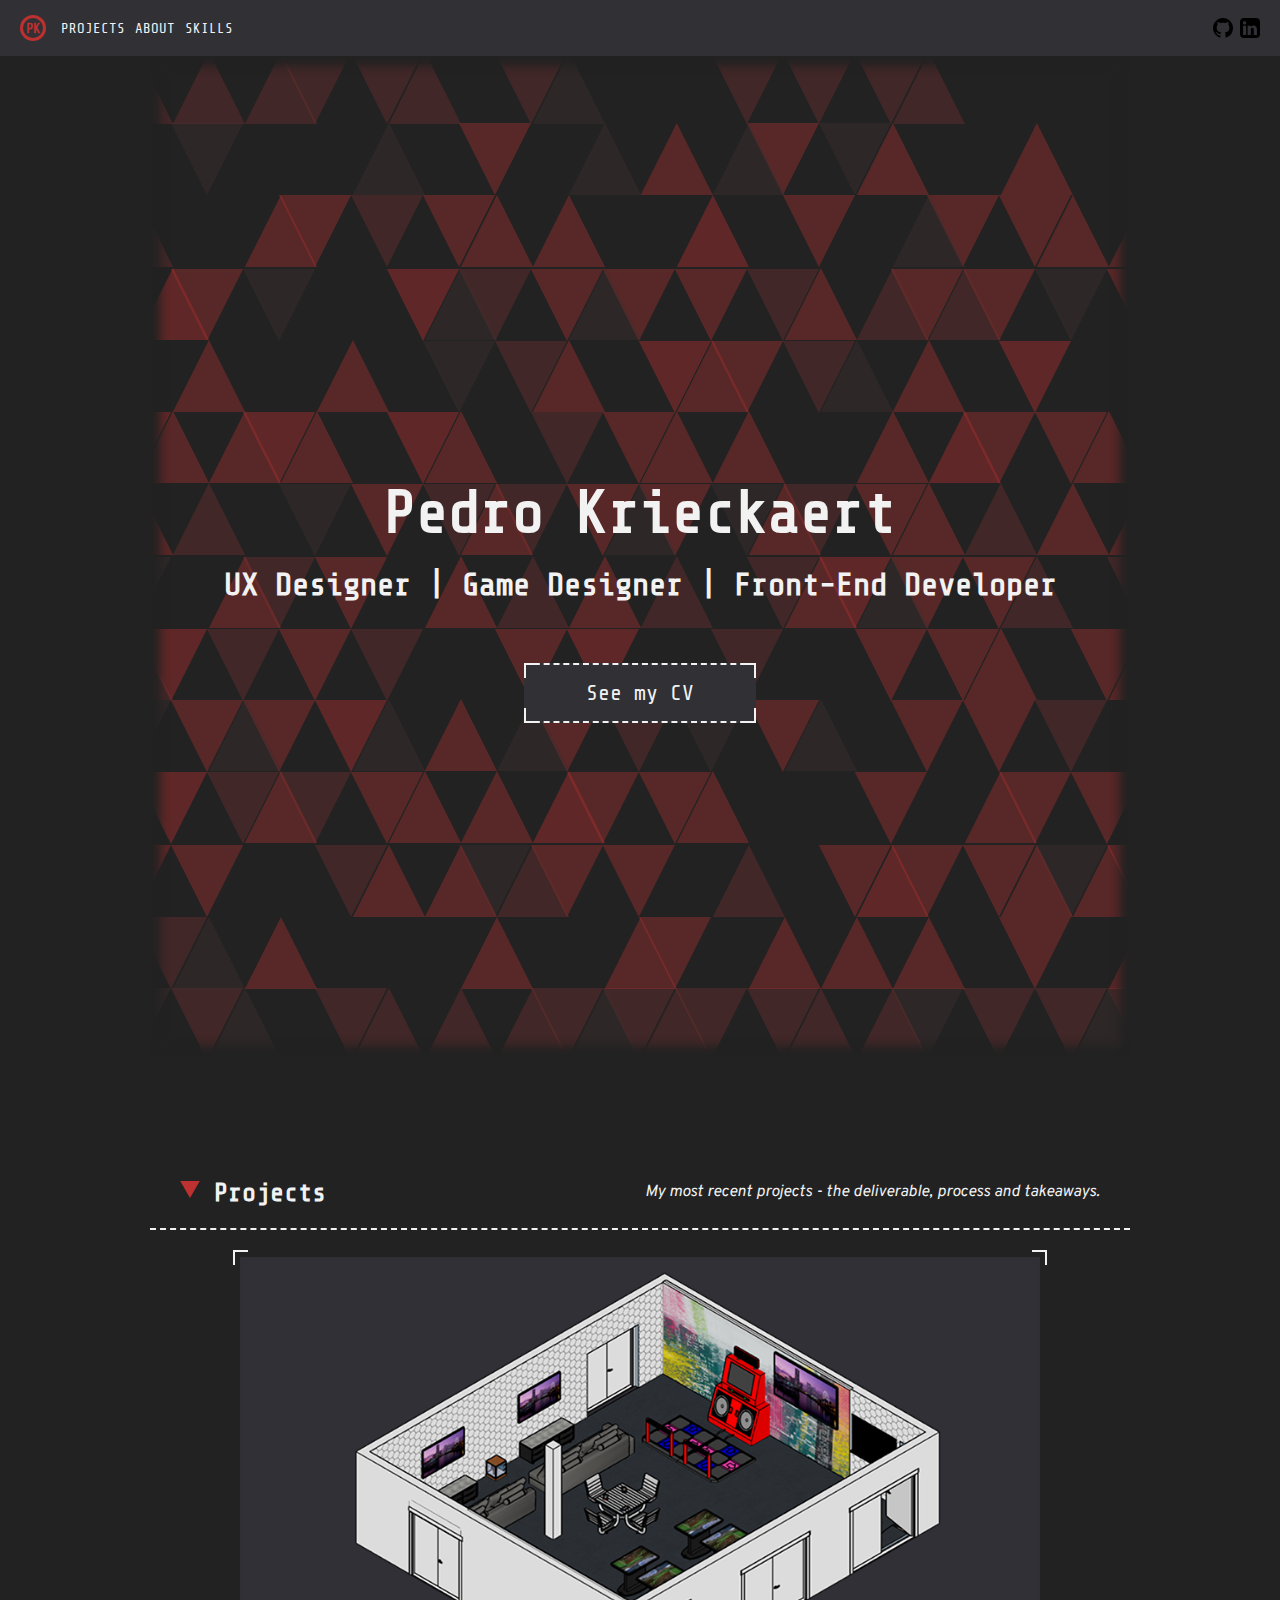
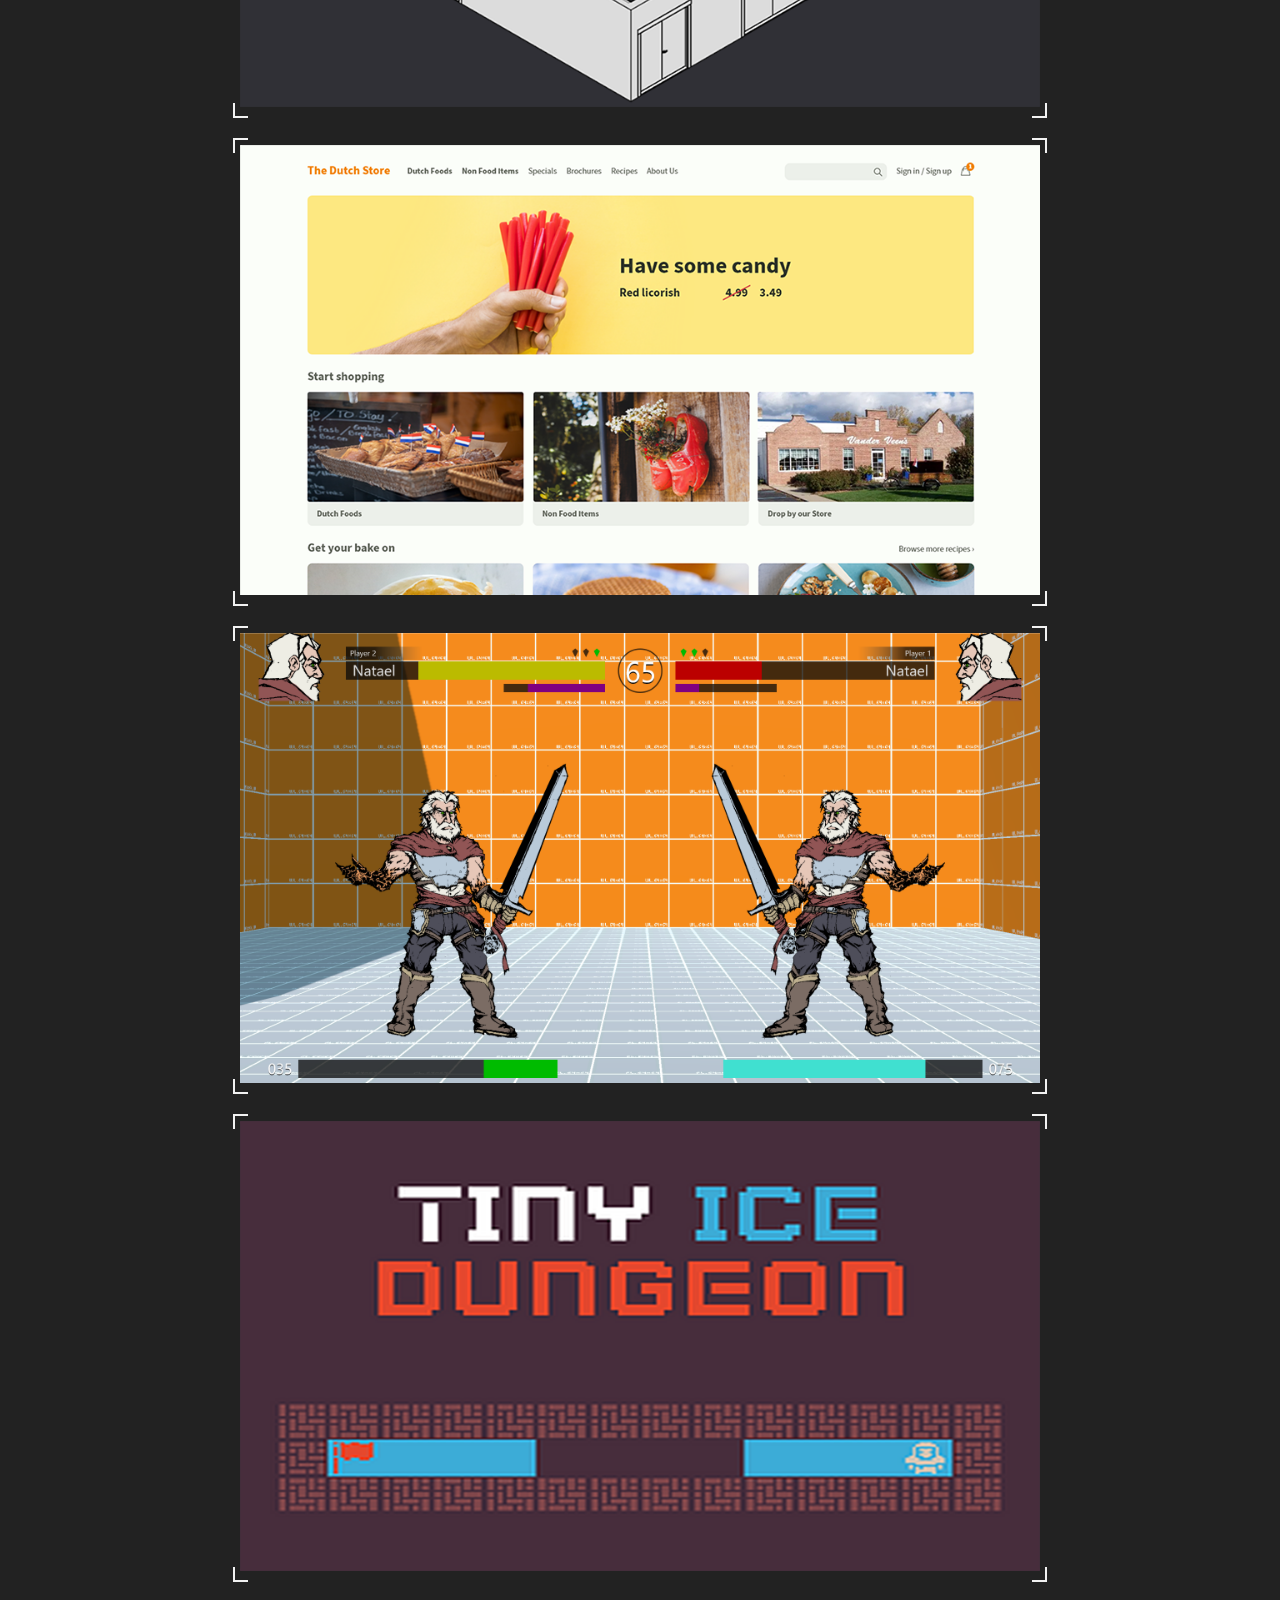
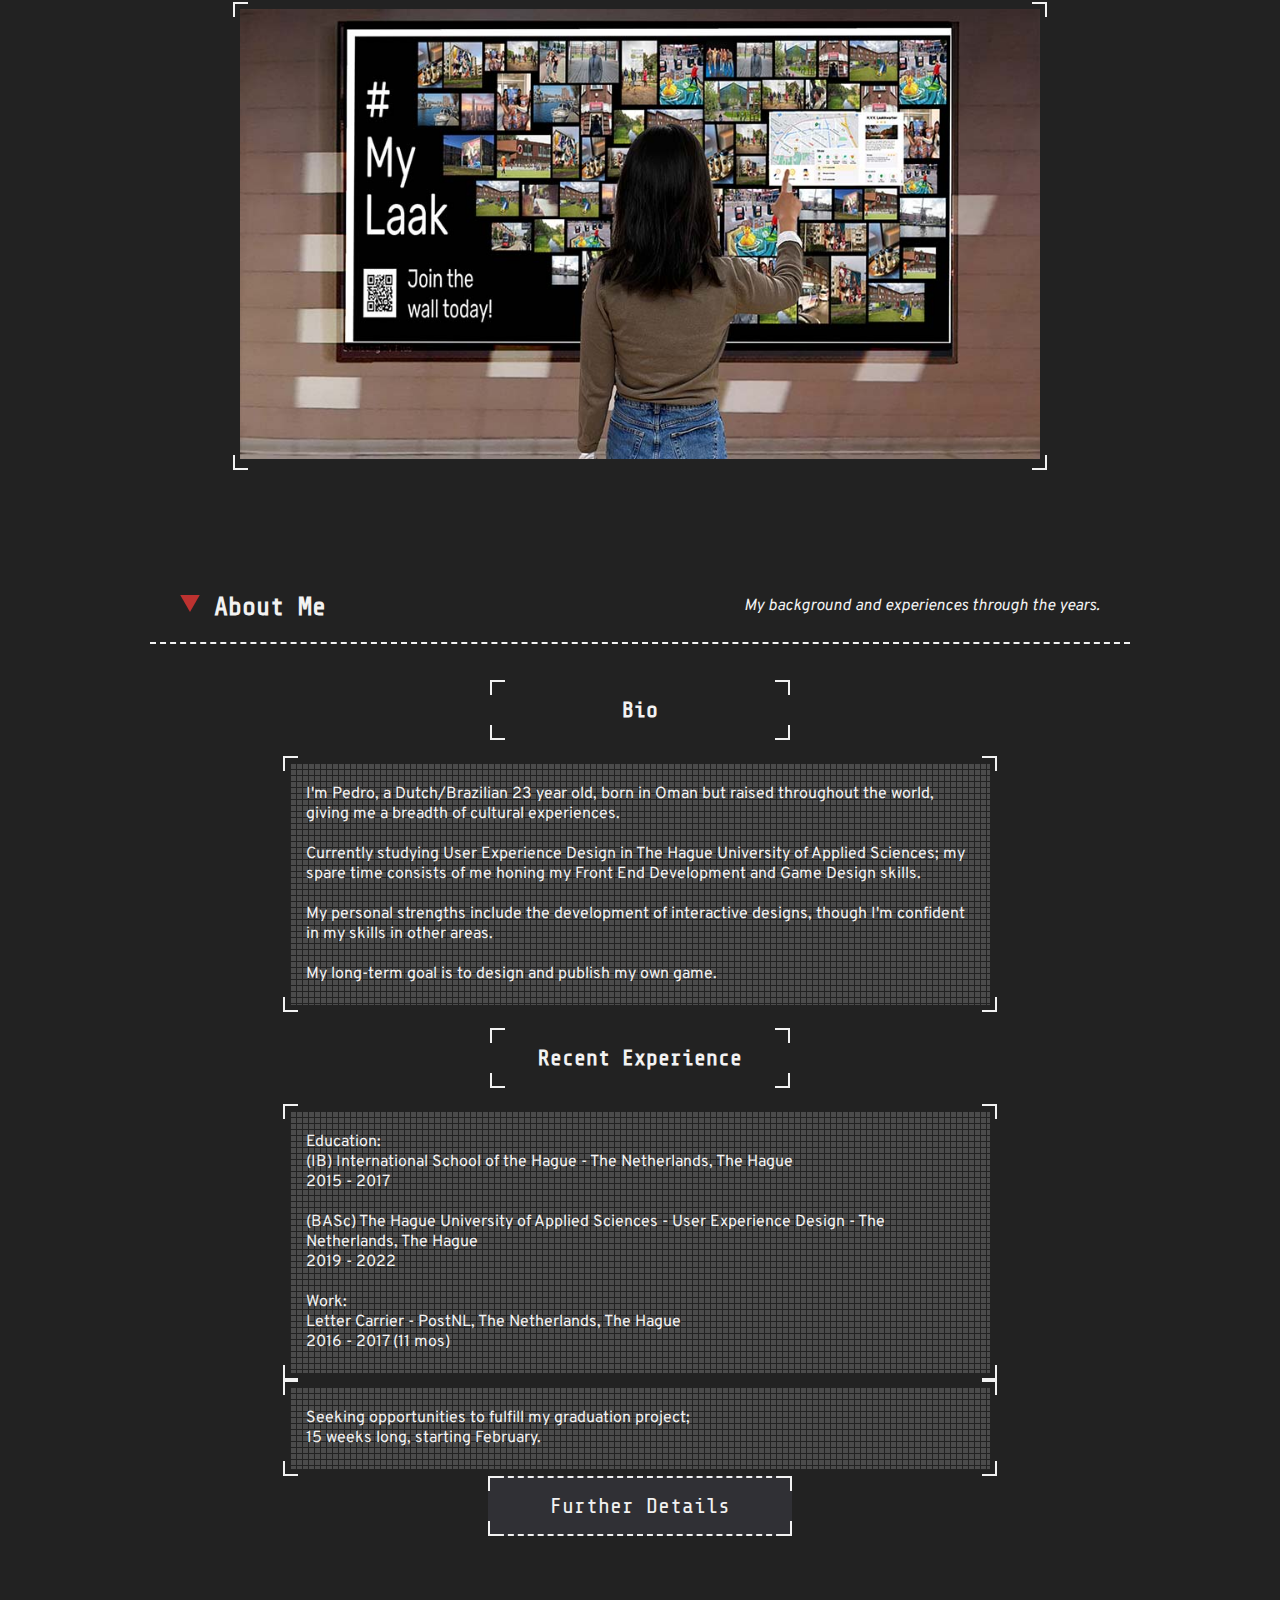
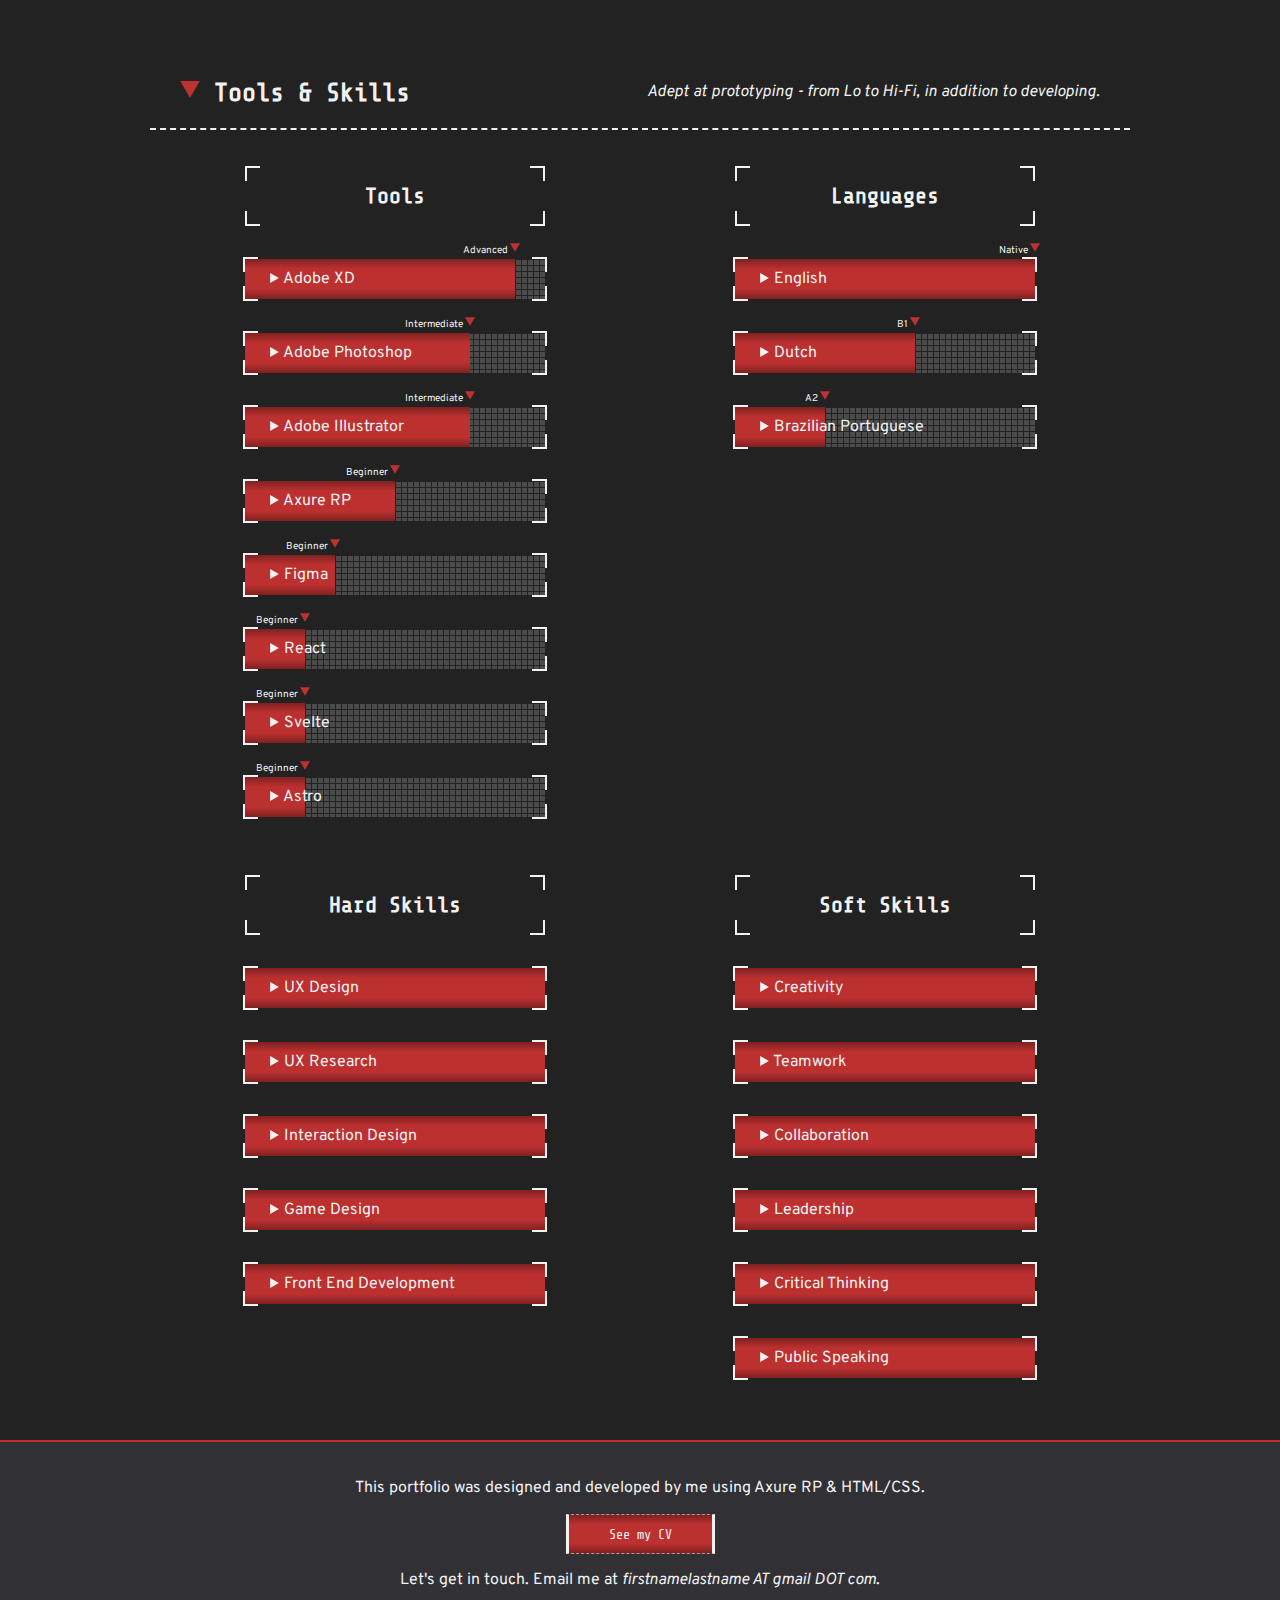
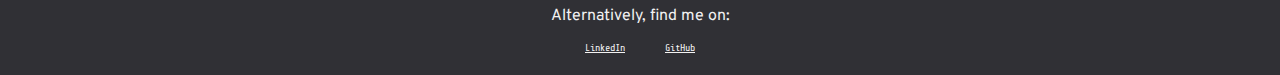
<file: index.html>
<!DOCTYPE html>
<html lang="en">
<head>
    <meta charset="UTF-8">
    <meta http-equiv="X-UA-Compatible" content="IE=edge">
    <meta name="viewport" content="width=device-width, initial-scale=1.0">
    <title>Pedro Krieckaert</title>
</head>

<style>
    @import url("Styles/global.css");
    @import url("Styles/components.css");
    @import url("Styles/layoutFront.css");
    @import url('https://fonts.googleapis.com/css2?family=Overpass+Mono&family=Overpass:wght@300&family=Share+Tech+Mono&display=swap');
</style>

<body>
    <nav>
        <a class="logolink" href="/">
            <div class="monogram">PK</div>
        </a>
        <a class="link" href="/#projects">Projects</a>
        <a class="link" href="/#bio">About</a>
        <a class="link" href="/#skills">Skills</a>
        <a class="social" href="https://github.com/pedrokrieckaert" target="_blank">
            <svg class="socialicon" xmlns="http://www.w3.org/2000/svg" viewBox="0 0 16 16">
                <path d="M8 0C3.58 0 0 3.58 0 8c0 3.54 2.29 6.53 5.47 7.59.4.07.55-.17.55-.38 0-.19-.01-.82-.01-1.49-2.01.37-2.53-.49-2.69-.94-.09-.23-.48-.94-.82-1.13-.28-.15-.68-.52-.01-.53.63-.01 1.08.58 1.23.82.72 1.21 1.87.87 2.33.66.07-.52.28-.87.51-1.07-1.78-.2-3.64-.89-3.64-3.95 0-.87.31-1.59.82-2.15-.08-.2-.36-1.02.08-2.12 0 0 .67-.21 2.2.82.64-.18 1.32-.27 2-.27.68 0 1.36.09 2 .27 1.53-1.04 2.2-.82 2.2-.82.44 1.1.16 1.92.08 2.12.51.56.82 1.27.82 2.15 0 3.07-1.87 3.75-3.65 3.95.29.25.54.73.54 1.48 0 1.07-.01 1.93-.01 2.2 0 .21.15.46.55.38A8.012 8.012 0 0 0 16 8c0-4.42-3.58-8-8-8z" />
              </svg>
        </a>
        <a class="social" href="https://www.linkedin.com/in/pedro-krieckaert-4aa366199/" target="_blank">
            <svg class="socialicon" xmlns="http://www.w3.org/2000/svg" width="16" height="16" viewBox="0 0 26 26">
                <path d="M 21.125 0 L 4.875 0 C 2.183594 0 0 2.183594 0 4.875 L 0 21.125 C 0 23.816406 2.183594 26 4.875 26 L 21.125 26 C 23.816406 26 26 23.816406 26 21.125 L 26 4.875 C 26 2.183594 23.816406 0 21.125 0 Z M 8.039063 22.070313 L 4 22.070313 L 3.976563 9.976563 L 8.015625 9.976563 Z M 5.917969 8.394531 L 5.894531 8.394531 C 4.574219 8.394531 3.722656 7.484375 3.722656 6.351563 C 3.722656 5.191406 4.601563 4.3125 5.945313 4.3125 C 7.289063 4.3125 8.113281 5.191406 8.140625 6.351563 C 8.140625 7.484375 7.285156 8.394531 5.917969 8.394531 Z M 22.042969 22.070313 L 17.96875 22.070313 L 17.96875 15.5 C 17.96875 13.910156 17.546875 12.828125 16.125 12.828125 C 15.039063 12.828125 14.453125 13.558594 14.171875 14.265625 C 14.066406 14.519531 14.039063 14.867188 14.039063 15.222656 L 14.039063 22.070313 L 9.945313 22.070313 L 9.921875 9.976563 L 14.015625 9.976563 L 14.039063 11.683594 C 14.5625 10.875 15.433594 9.730469 17.519531 9.730469 C 20.105469 9.730469 22.039063 11.417969 22.039063 15.046875 L 22.039063 22.070313 Z"></path>
            </svg>
        </a>
    </nav>
    
    <section id = "landing">
        <h1>
            Pedro Krieckaert
        </h1>
        <h2>
            UX Designer | Game Designer | Front-End Developer
        </h2>
        <div class = "majorButton">
            <button type = "button">
                <a href = "./Docs/CV.pdf" target="_blank">
                    See my CV
                </a>
            </button>
        </div>
    </section>

    <section id = "projects">
        <div class = "header">
            <h3>
                Projects
            </h3>
            <p>
                My most recent projects - the deliverable, process and takeaways.
            </p>
        </div>
        <div class = "gridWrapper">
            <!--Project 1-->
            <div class = "projectThumbnail">
                <div class = "borderWrapper">
                    <img src="IMG/pageContent/sp/banner.png" alt="Thumbnail">
                    <div class = "overlay">
                        <img src="IMG/pageContent/sp/bannerOver.png" alt="overlayThumbnail">
                        <div class = "contentFlexWrapper">
                            <div class = "projectName">
                                <h4>
                                    Reading Shared Space
                                </h4>
                            </div>
                            <ul>
                                <li>
                                    UX
                                </li>
                                <li>
                                    ID
                                </li>
                                <li>
                                    Research
                                </li>
                            </ul>
                            <div class = "textField">
                                <div class = "textBackground">
                                    <p>
                                        In collaboration with De Boekenberg library and Probiblio - to research and design a shared space to stimulate reading in adolescents.
                                    </p>
                                </div>
                            </div>
                            <button class = "minorButton" type = "button">
                                <a href = "./Routes/reading.html">
                                    View Project
                                </a>
                            </button>
                        </div>
                    </div>
                </div>
            </div>
            <!--Project 2-->
            <div class = "projectThumbnail">
                <div class = "borderWrapper">
                    <img src="IMG/pageContent/dsr/banner.png" alt="Thumbnail">
                    <div class = "overlay">
                        <img src="IMG/pageContent/dsr/bannerOver.png" alt="overlayThumbnail">
                        <div class = "contentFlexWrapper">
                            <div class = "projectName">
                                <h4>
                                    Dutch Store Redesign
                                </h4>
                            </div>
                            <ul>
                                <li>
                                    ID
                                </li>
                                <li>
                                    UX
                                </li>
                                <li>
                                    Adobe XD
                                </li>
                            </ul>
                            <div class = "textField">
                                <div class = "textBackground">
                                    <p>
                                        Redesigning and prototyping a webstore based on interaction design practices and trends.
                                    </p>
                                </div>
                            </div>
                            <button class = "minorButton" type = "button">
                                <a href = "./Routes/idRedesign.html">
                                    View Project
                                </a>
                            </button>
                        </div>
                    </div>
                </div>
            </div>
            <!--Project 3-->
            <div class = "projectThumbnail">
                <div class = "borderWrapper">
                    <img src="IMG/New UI.png" alt="Thumbnail">
                    <div class = "overlay">
                        <img src="IMG/New UI filtered 2.png" alt="overlayThumbnail">
                        <div class = "contentFlexWrapper">
                            <div class = "projectName">
                                <h4>
                                    Fighting Game Battle UI
                                </h4>
                            </div>
                            <ul>
                                <li>
                                    UX
                                </li>
                                <li>
                                    UI
                                </li>
                                <li>
                                    Godot
                                </li>
                            </ul>
                            <div class = "textField">
                                <div class = "textBackground">
                                    <p>
                                        Designing, testing and implementing a UI layout for a fighting game's main gameplay loop - the battling.
                                    </p>
                                </div>
                            </div>
                            <button class = "minorButton" type = "button">
                                <a href = "./Routes/fgUI.html">
                                    View Project
                                </a>
                            </button>
                        </div>
                    </div>
                </div>
            </div>
            <!--Project 4-->
            <div class = "projectThumbnail">
                <div class = "borderWrapper">
                    <img src="IMG/pageContent/tid/banner.png" alt="Thumbnail">
                    <div class = "overlay">
                        <img src="IMG/pageContent/tid/bannerOver.png" alt="overlayThumbnail">
                        <div class = "contentFlexWrapper">
                            <div class = "projectName">
                                <h4>
                                    Tiny Ice Dungeon
                                </h4>
                            </div>
                            <ul>
                                <li>
                                    Game Jam
                                </li>
                                <li>
                                    Game Design
                                </li>
                                <li>
                                    Level Design
                                </li>
                            </ul>
                            <div class = "textField">
                                <div class = "textBackground">
                                    <p>
                                        A puzzle game created for the 2021 Kenny Game Jam - focusing on game design and level design.
                                    </p>
                                </div>
                            </div>
                            <button class = "minorButton" type = "button">
                                <a href = "./Routes/dungeon.html">
                                    View Project
                                </a>
                            </button>
                        </div>
                    </div>
                </div>
            </div>
            <!--Project 5-->
            <div class = "projectThumbnail">
                <div class = "borderWrapper">
                    <img src="IMG/pageContent/lw/banner.jpg" alt="Thumbnail">
                    <div class = "overlay">
                        <img src="IMG/pageContent/lw/bannerOver.jpg" alt="overlayThumbnail">
                        <div class = "contentFlexWrapper">
                            <div class = "projectName">
                                <h4>
                                    The Laak Wall
                                </h4>
                            </div>
                            <ul>
                                <li>
                                    UX
                                </li>
                                <li>
                                    ID
                                </li>
                                <li>
                                    Scrum
                                </li>
                            </ul>
                            <div class = "textField">
                                <div class = "textBackground">
                                    <p>
                                        In collaboration with The Hague City Archive - to design a solution for representing minority groups in Laak (The Hague District).
                                    </p>
                                </div>
                            </div>
                            <button class = "minorButton" type = "button">
                                <a href = "./Routes/laakWall.html">
                                    View Project
                                </a>
                            </button>
                        </div>
                    </div>
                </div>
            </div>
        </div>

    </section>

    <section id = "bio">
        <div class = "header">
            <h3>
                About Me
            </h3>
            <p>
                My background and experiences through the years.
            </p>
        </div>
        <div class = "gridWrapper">
            <div class = "subHeader">
                <h4>
                    Bio
                </h4>
            </div>
    
            <div class = "textField">
                <div class = "textBackground">
                    <p>
                        I'm Pedro, a Dutch/Brazilian 23 year old, born in Oman but raised throughout the world, giving me a breadth of cultural experiences.<br><br>
    
                        Currently studying User Experience Design in The Hague University of Applied Sciences; my spare time consists of me honing my Front End Development and Game Design skills.<br><br>
    
                        My personal strengths include the development of interactive designs, though I'm confident in my skills in other areas.<br><br>
    
                        My long-term goal is to design and publish my own game.
                    </p>
                </div>
            </div>
    
            <div class = "subHeader">
                <h4>
                    Recent Experience
                </h4>
            </div>
    
            <div class = "textField">
                <div class = "textBackground">
                    <p>
                        Education:<br>
                        (IB) International School of the Hague - The Netherlands, The Hague<br>
                        2015 - 2017<br><br>
    
                        (BASc) The Hague University of Applied Sciences - User Experience Design - The Netherlands, The Hague<br>
                        2019 - 2022<br><br>
    
                        Work:<br>
                        Letter Carrier - PostNL, The Netherlands, The Hague<br>
                        2016 - 2017 (11 mos)
                    </p>
                </div>
            </div>
    
            <div class = "textField">
                <div class = "textBackground">
                    <p>
                        Seeking opportunities to fulfill my graduation project;<br>
                        15 weeks long, starting February.
                    </p>
                </div>
            </div>
    
            <div class = "majorButton">
                <button type = "button">
                    <a href = "./Routes/internship.html">
                        Further Details
                    </a>
                </button>
            </div>
        </div>

    </section>

    <section id = "skills">
        <div class = "header">
            <h3>
                Tools & Skills
            </h3>
            <p>
                Adept at prototyping - from Lo to Hi-Fi, in addition to developing.
            </p>
        </div>
        <div class = "gridWrapper">
            <div class = "subHeader">
                <h4>
                    Tools
                </h4>
            </div>
            <ul class = "skillsList">
                <li>
                    <div class = "itemBack">
                        <div class = "itemBar" style="--width: 90%;">
                            <div class = "itemLevel" style="--display: initial;">
                                Advanced
                            </div>
                            <p>
                                Adobe XD
                            </p>
                        </div>
                    </div>
                </li>
                <li>
                    <div class = "itemBack">
                        <div class = "itemBar" style="--width: 75%;">
                            <div class = "itemLevel" style="--display: initial;">
                                Intermediate
                            </div>
                            <p>
                                Adobe Photoshop
                            </p>
                        </div>
                    </div>
                </li>
                <li>
                    <div class = "itemBack">
                        <div class = "itemBar" style="--width: 75%;">
                            <div class = "itemLevel" style="--display: initial;">
                                Intermediate
                            </div>
                            <p>
                                Adobe Illustrator
                            </p>
                        </div>
                    </div>
                </li>
                <li>
                    <div class = "itemBack">
                        <div class = "itemBar" style="--width: 50%;">
                            <div class = "itemLevel" style="--display: initial;">
                                Beginner
                            </div>
                            <p>
                                Axure RP
                            </p>
                        </div>
                    </div>
                </li>
                <li>
                    <div class = "itemBack">
                        <div class = "itemBar" style="--width: 30%;">
                            <div class = "itemLevel" style="--display: initial;">
                                Beginner
                            </div>
                            <p>
                                Figma
                            </p>
                        </div>
                    </div>
                </li>
                <li>
                    <div class = "itemBack">
                        <div class = "itemBar" style="--width: 20%;">
                            <div class = "itemLevel" style="--display: initial;">
                                Beginner
                            </div>
                            <p>
                                React
                            </p>
                        </div>
                    </div>
                </li>
                <li>
                    <div class = "itemBack">
                        <div class = "itemBar" style="--width: 20%;">
                            <div class = "itemLevel" style="--display: initial;">
                                Beginner
                            </div>
                            <p>
                               Svelte
                            </p>
                        </div>
                    </div>
                </li>
                <li>
                    <div class = "itemBack">
                        <div class = "itemBar" style="--width: 20%;">
                            <div class = "itemLevel" style="--display: initial;">
                                Beginner
                            </div>
                            <p>
                                Astro
                            </p>
                        </div>
                    </div>
                </li>
            </ul>
    
    
            <div class = "subHeader">
                <h4>
                    Hard Skills
                </h4>
            </div>
            <ul class = "skillsList">
                <li>
                    <div class = "itemBack">
                        <div class = "itemBar" style="--width: 100%;">
                            <div class = "itemLevel" style="--display: none;">
                                Skill Level
                            </div>
                            <p>
                                UX Design
                            </p>
                        </div>
                    </div>
                </li>
                <li>
                    <div class = "itemBack">
                        <div class = "itemBar" style="--width: 100%;">
                            <div class = "itemLevel" style="--display: none;">
                                Skill Level
                            </div>
                            <p>
                                UX Research
                            </p>
                        </div>
                    </div>
                </li>
                <li>
                    <div class = "itemBack">
                        <div class = "itemBar" style="--width: 100%;">
                            <div class = "itemLevel" style="--display: none;">
                                Skill Level
                            </div>
                            <p>
                                Interaction Design
                            </p>
                        </div>
                    </div>
                </li>
                <li>
                    <div class = "itemBack">
                        <div class = "itemBar" style="--width: 100%;">
                            <div class = "itemLevel" style="--display: none;">
                                Skill Level
                            </div>
                            <p>
                                Game Design
                            </p>
                        </div>
                    </div>
                </li>
                <li>
                    <div class = "itemBack">
                        <div class = "itemBar" style="--width: 100%;">
                            <div class = "itemLevel" style="--display: none;">
                                Skill Level
                            </div>
                            <p>
                                Front End Development
                            </p>
                        </div>
                    </div>
                </li>
            </ul>
    
    
            <div class = "subHeader">
                <h4>
                    Soft Skills
                </h4>
            </div>
            <ul class = "skillsList">
                <li>
                    <div class = "itemBack">
                        <div class = "itemBar" style="--width: 100%;">
                            <div class = "itemLevel" style="--display: none;">
                                Skill Level
                            </div>
                            <p>
                                Creativity
                            </p>
                        </div>
                    </div>
                </li>
                <li>
                    <div class = "itemBack">
                        <div class = "itemBar" style="--width: 100%;">
                            <div class = "itemLevel" style="--display: none;">
                                Skill Level
                            </div>
                            <p>
                                Teamwork
                            </p>
                        </div>
                    </div>
                </li>
                <li>
                    <div class = "itemBack">
                        <div class = "itemBar" style="--width: 100%;">
                            <div class = "itemLevel" style="--display: none;">
                                Skill Level
                            </div>
                            <p>
                                Collaboration
                            </p>
                        </div>
                    </div>
                </li>
                <li>
                    <div class = "itemBack">
                        <div class = "itemBar" style="--width: 100%;">
                            <div class = "itemLevel" style="--display: none;">
                                Skill Level
                            </div>
                            <p>
                                Leadership
                            </p>
                        </div>
                    </div>
                </li>
                <li>
                    <div class = "itemBack">
                        <div class = "itemBar" style="--width: 100%;">
                            <div class = "itemLevel" style="--display: none;">
                                Skill Level
                            </div>
                            <p>
                                Critical Thinking
                            </p>
                        </div>
                    </div>
                </li>
                <li>
                    <div class = "itemBack">
                        <div class = "itemBar" style="--width: 100%;">
                            <div class = "itemLevel" style="--display: none;">
                                Skill Level
                            </div>
                            <p>
                                Public Speaking
                            </p>
                        </div>
                    </div>
                </li>
            </ul>
    
    
            <div class = "subHeader">
                <h4>
                    Languages
                </h4>
            </div>
            <ul class = "skillsList">
                <li>
                    <div class = "itemBack">
                        <div class = "itemBar" style="--width: 100%;">
                            <div class = "itemLevel" style="--display: initial;">
                                Native
                            </div>
                            <p>
                                English
                            </p>
                        </div>
                    </div>
                </li>
                <li>
                    <div class = "itemBack">
                        <div class = "itemBar" style="--width: 60%;">
                            <div class = "itemLevel" style="--display: initial;">
                                B1
                            </div>
                            <p>
                                Dutch
                            </p>
                        </div>
                    </div>
                </li>
                <li>
                    <div class = "itemBack">
                        <div class = "itemBar" style="--width: 30%;">
                            <div class = "itemLevel" style="--display: initial;">
                                A2
                            </div>
                            <p>
                                Brazilian Portuguese
                            </p>
                        </div>
                    </div>
                </li>
            </ul>
        </div>


    </section>

    <footer>
        <p>
            This portfolio was designed and developed by me using Axure RP & HTML/CSS.
        </p>

        <button class = "minorButton" type = "button">
            <a href = "./Docs/CV.pdf" target="_blank">
                See my CV
            </a>
        </button>
        <p>
            Let's get in touch. Email me at <i>firstnamelastname AT gmail DOT com</i>.
        </p>
        <p>Alternatively, find me on:</p>
        <ul>
            <li>
                <a href = "https://www.linkedin.com/in/pedro-krieckaert-4aa366199/" target="_blank">LinkedIn</a>
            </li>
            <li>
                <a href = "https://github.com/pedrokrieckaert" target="_blank">GitHub</a>
            </li>
        </ul>
    </footer>
</body>
</html>
</file>
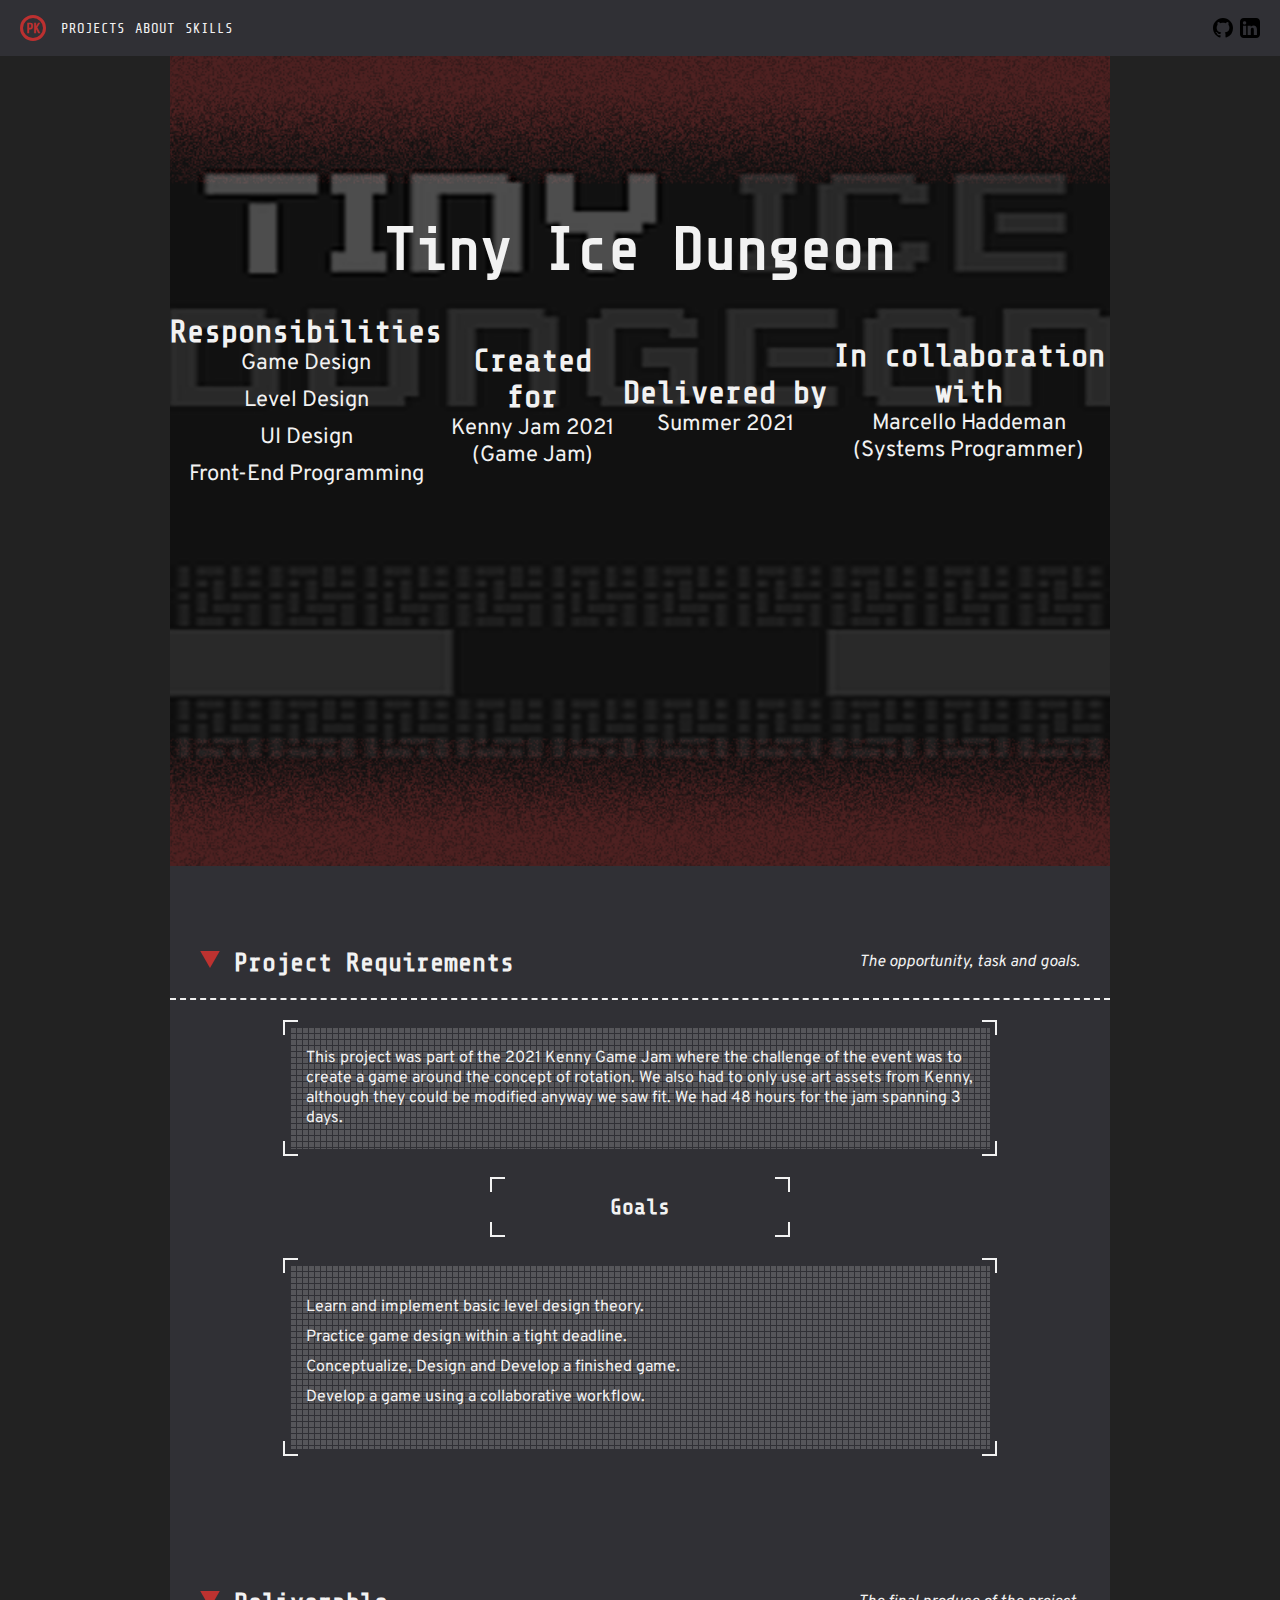
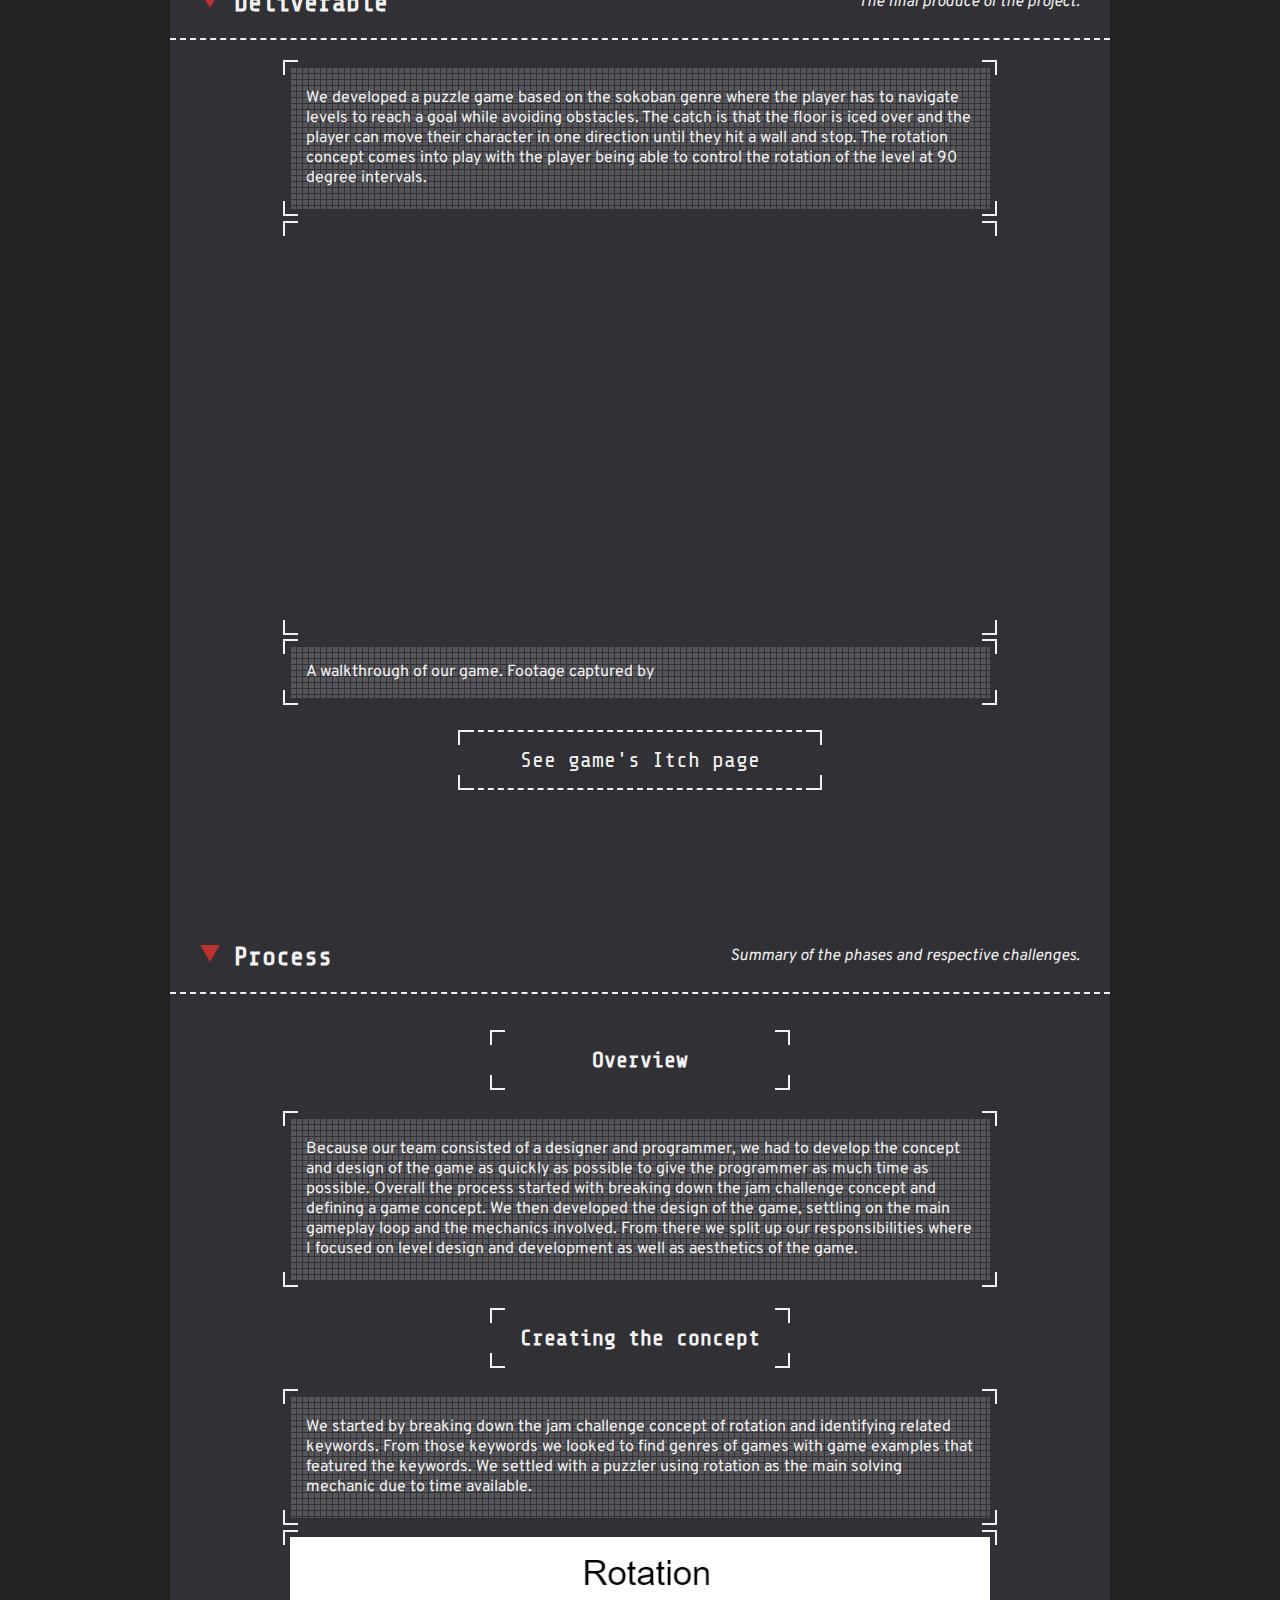
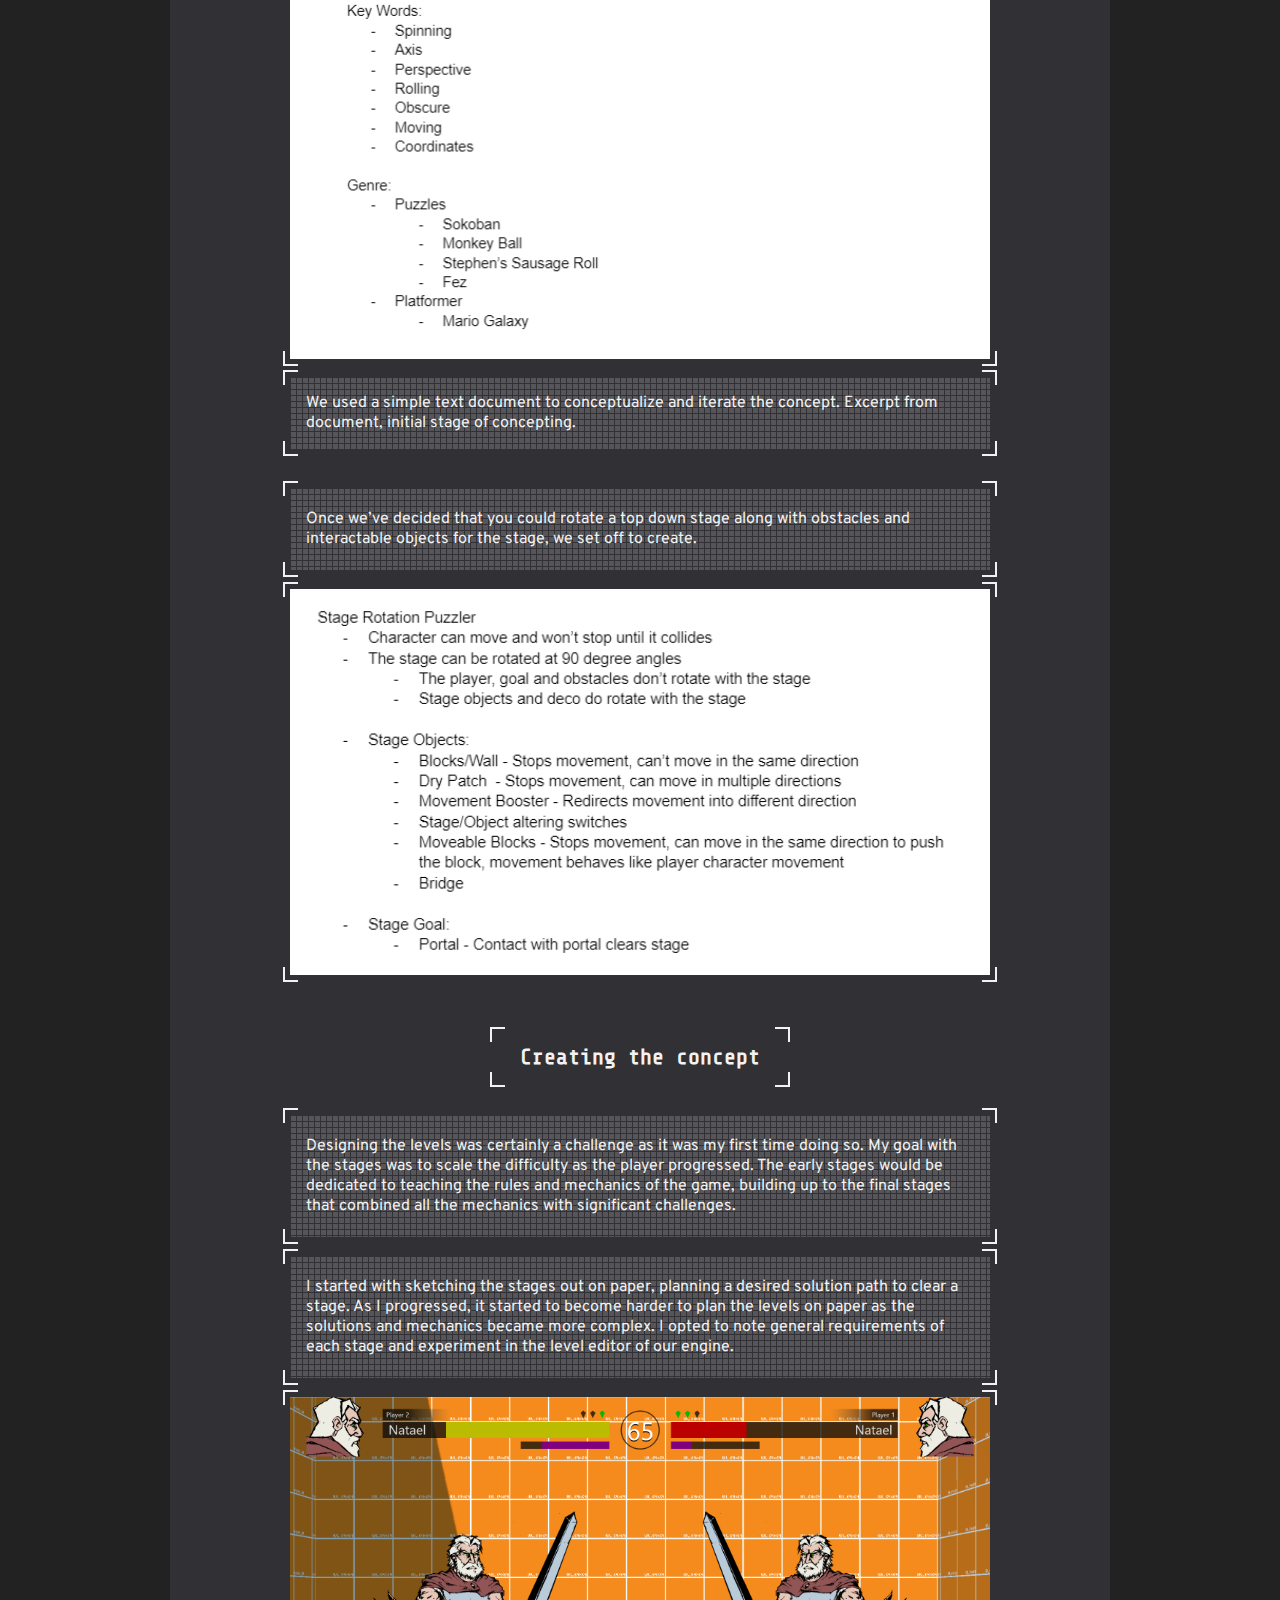
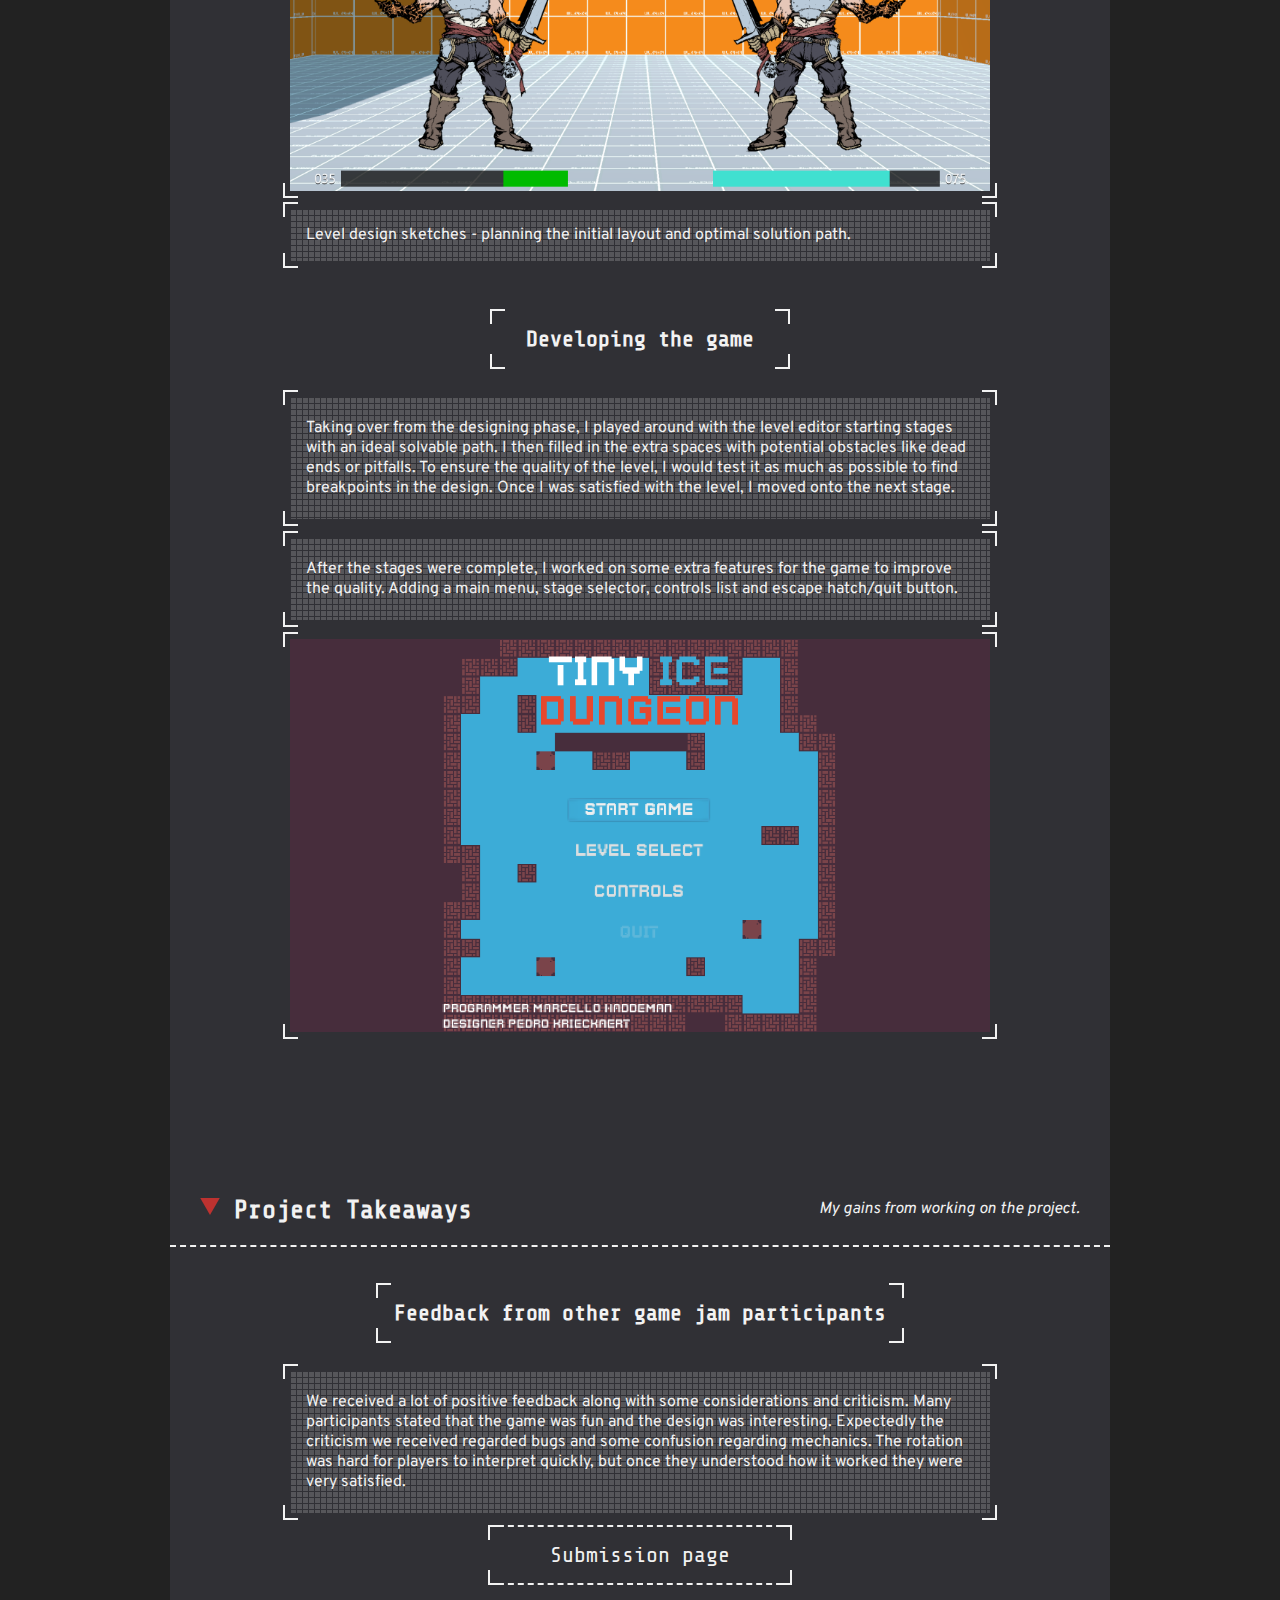
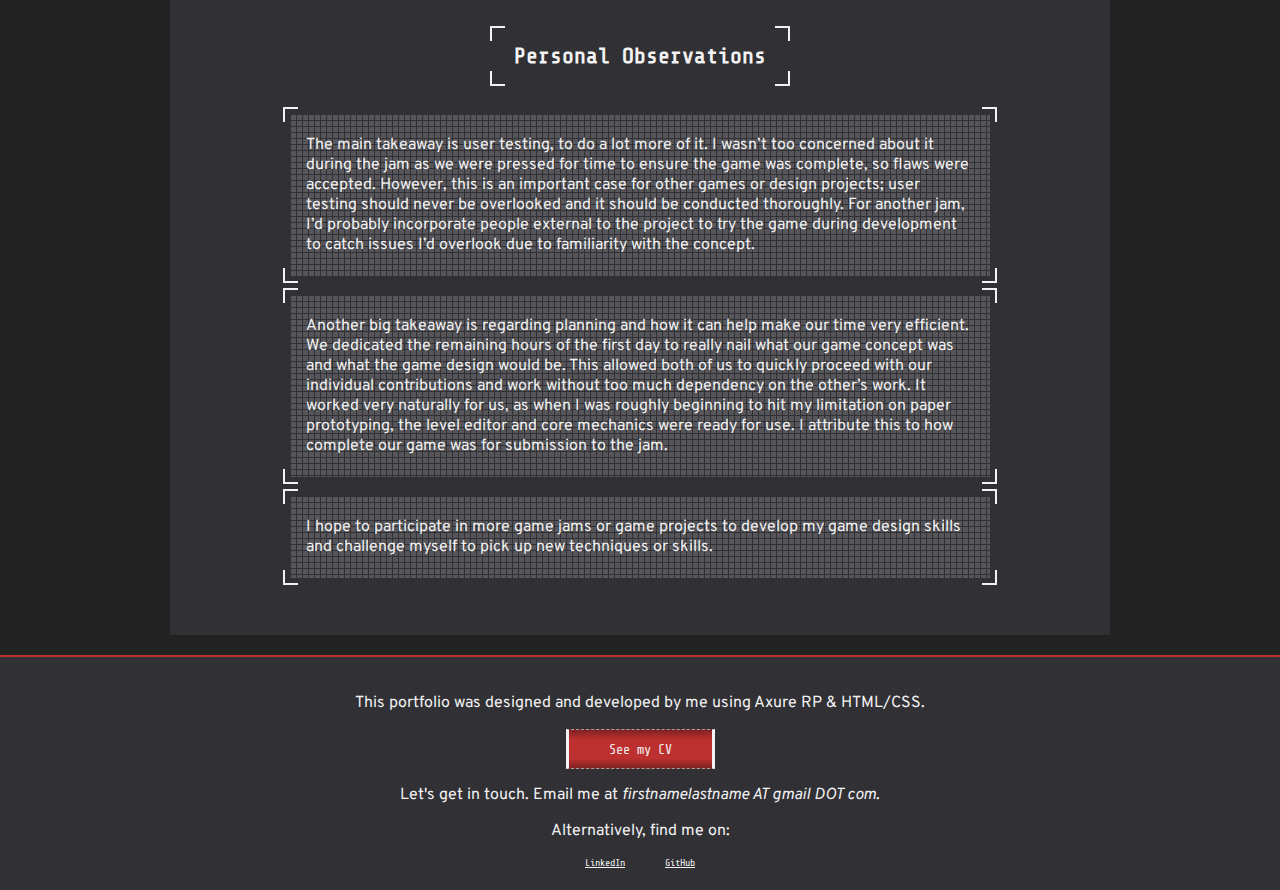
<file: Routes/dungeon.html>
<!DOCTYPE html>
<html lang="en">
<head>
    <meta charset="UTF-8">
    <meta http-equiv="X-UA-Compatible" content="IE=edge">
    <meta name="viewport" content="width=device-width, initial-scale=1.0">
    <title>Tiny Ice Dungeon</title>
</head>

<style>
    @import url("../Styles/global.css");
    @import url("../Styles/components.css");
    @import url("../Styles/layoutContent.css");
    @import url('https://fonts.googleapis.com/css2?family=Overpass+Mono&family=Overpass:wght@300&family=Share+Tech+Mono&display=swap');
</style>

<body>
    <nav>
        <a class="logolink" href="/">
            <div class="monogram">PK</div>
        </a>
        <a class="link" href="/#projects">Projects</a>
        <a class="link" href="/#bio">About</a>
        <a class="link" href="/#skills">Skills</a>
        <a class="social" href="https://github.com/pedrokrieckaert" target="_blank">
            <svg class="socialicon" xmlns="http://www.w3.org/2000/svg" viewBox="0 0 16 16">
                <path d="M8 0C3.58 0 0 3.58 0 8c0 3.54 2.29 6.53 5.47 7.59.4.07.55-.17.55-.38 0-.19-.01-.82-.01-1.49-2.01.37-2.53-.49-2.69-.94-.09-.23-.48-.94-.82-1.13-.28-.15-.68-.52-.01-.53.63-.01 1.08.58 1.23.82.72 1.21 1.87.87 2.33.66.07-.52.28-.87.51-1.07-1.78-.2-3.64-.89-3.64-3.95 0-.87.31-1.59.82-2.15-.08-.2-.36-1.02.08-2.12 0 0 .67-.21 2.2.82.64-.18 1.32-.27 2-.27.68 0 1.36.09 2 .27 1.53-1.04 2.2-.82 2.2-.82.44 1.1.16 1.92.08 2.12.51.56.82 1.27.82 2.15 0 3.07-1.87 3.75-3.65 3.95.29.25.54.73.54 1.48 0 1.07-.01 1.93-.01 2.2 0 .21.15.46.55.38A8.012 8.012 0 0 0 16 8c0-4.42-3.58-8-8-8z" />
              </svg>
        </a>
        <a class="social" href="https://www.linkedin.com/in/pedro-krieckaert-4aa366199/" target="_blank">
            <svg class="socialicon" xmlns="http://www.w3.org/2000/svg" width="16" height="16" viewBox="0 0 26 26">
                <path d="M 21.125 0 L 4.875 0 C 2.183594 0 0 2.183594 0 4.875 L 0 21.125 C 0 23.816406 2.183594 26 4.875 26 L 21.125 26 C 23.816406 26 26 23.816406 26 21.125 L 26 4.875 C 26 2.183594 23.816406 0 21.125 0 Z M 8.039063 22.070313 L 4 22.070313 L 3.976563 9.976563 L 8.015625 9.976563 Z M 5.917969 8.394531 L 5.894531 8.394531 C 4.574219 8.394531 3.722656 7.484375 3.722656 6.351563 C 3.722656 5.191406 4.601563 4.3125 5.945313 4.3125 C 7.289063 4.3125 8.113281 5.191406 8.140625 6.351563 C 8.140625 7.484375 7.285156 8.394531 5.917969 8.394531 Z M 22.042969 22.070313 L 17.96875 22.070313 L 17.96875 15.5 C 17.96875 13.910156 17.546875 12.828125 16.125 12.828125 C 15.039063 12.828125 14.453125 13.558594 14.171875 14.265625 C 14.066406 14.519531 14.039063 14.867188 14.039063 15.222656 L 14.039063 22.070313 L 9.945313 22.070313 L 9.921875 9.976563 L 14.015625 9.976563 L 14.039063 11.683594 C 14.5625 10.875 15.433594 9.730469 17.519531 9.730469 C 20.105469 9.730469 22.039063 11.417969 22.039063 15.046875 L 22.039063 22.070313 Z"></path>
            </svg>
        </a>
    </nav>

    <section id = "landing" style = "background-image: url('../IMG/pageContent/tid/bannerOver.png');">
        <h1>
            Tiny Ice Dungeon
        </h1>
        <div class = "gridWrapper">
            <div id = #res>
                <h2>
                    Responsibilities
                </h2>
                <ul>
                    <li>
                        Game Design
                    </li>
                    <li>
                        Level Design
                    </li>
                    <li>
                        UI Design
                    </li>
                    <li>
                        Front-End Programming
                    </li>
                </ul>
            </div>
            <div id ="client">
                <h2>
                    Created for
                </h2>
                <p>
                    Kenny Jam 2021 <br> (Game Jam)
                </p>
            </div>
            <div id = "deliver">
                <h2>
                    Delivered by
                </h2>
                <p>
                    Summer 2021
                </p>
            </div>
            <div id = "colab">
                <h2>
                    In collaboration with
                </h2>
                <ul>
                    <li>
                        Marcello Haddeman <br> (Systems Programmer)
                    </li>
                </ul>
            </div>
        </div>
    </section>
    
    <!--Template section, duplicate it and inner elements to develop project pages.-->
    <section>
        <div class = "header">
            <h3>
                Project Requirements
            </h3>
            <p>
                The opportunity, task and goals.
            </p>
        </div>
        <div class = "gridWrapper">
            <div class = "textField">
                <div class = "textBackground">
                    <p>
                        This project was part of the 2021 Kenny Game Jam where the challenge of the event was to create a game around the concept of rotation. We also had to only use art assets from Kenny, although they could be modified anyway we saw fit. We had 48 hours for the jam spanning 3 days.
                    </p>
                </div>
            </div>
            <div class = "subHeader">
                <h4>
                    Goals
                </h4>
            </div>
            <div class = "textField">
                <div class = "textBackground">
                    <ul>
                        <li>
                            Learn and implement basic level design theory.
                        </li>
                        <li>
                            Practice game design within a tight deadline.
                        </li>
                        <li>
                            Conceptualize, Design and Develop a finished game.
                        </li>
                        <li>
                            Develop a game using a collaborative workflow.
                        </li>
                    </ul>
                </div>
            </div>
        </div>
    </section>
    <section>
        <div class = "header">
            <h3>
                Deliverable
            </h3>
            <p>
                The final produce of the project.
            </p>
        </div>
        <div class = "gridWrapper">
            <div class = "textField">
                <div class = "textBackground">
                    <p>
                        We developed a puzzle game based on the sokoban genre where the player has to navigate levels to reach a goal while avoiding obstacles. The catch is that the floor is iced over and the player can move their character in one direction until they hit a wall and stop. The rotation concept comes into play with the player being able to control the rotation of the level at 90 degree intervals.
                    </p>
                </div>
            </div>
            <figure class = "media">        
                <iframe width="560" height="315" src="https://www.youtube.com/embed/MoF4QIWR7Cs" title="YouTube video player" frameborder="0" allow="accelerometer; autoplay; clipboard-write; encrypted-media; gyroscope; picture-in-picture" allowfullscreen></iframe>
                <div class = "textField">
                    <div class = "textBackground">
                        <figcaption>
                            A walkthrough of our game. Footage captured by 
                        </figcaption>
                    </div>
                </div>
            </figure>
            <div class = "majorButton">
                <button type = "button">
                    <a href = "" target="_blank">
                        See game's Itch page
                    </a>
                </button>
            </div>
        </div>
    </section>
    <section>
        <div class = "header">
            <h3>
                Process
            </h3>
            <p>
                Summary of the phases and respective challenges.
            </p>
        </div>
        <div class = "gridWrapper">
            <div class = "subHeader">
                <h4>
                    Overview
                </h4>
            </div>
            <div class = "textField">
                <div class = "textBackground">
                    <p>
                        Because our team consisted of a designer and programmer, we had to develop the concept and design of the game as quickly as possible to give the programmer as much time as possible. Overall the process started with breaking down the jam challenge concept and defining a game concept. We then developed the design of the game, settling on the main gameplay loop and the mechanics involved. From there we split up our responsibilities where I focused on level design and development as well as aesthetics of the game.
                    </p>
                </div>
            </div>

            <div class = "subHeader">
                <h4>
                    Creating the concept
                </h4>
            </div>
            <div class = "textField">
                <div class = "textBackground">
                    <p>
                        We started by breaking down the jam challenge concept of rotation and identifying related keywords. From those keywords we looked to find genres of games with game examples that featured the keywords. We settled with a puzzler using rotation as the main solving mechanic due to time available.
                    </p>
                </div>
            </div>
            <figure class = "media">        
                <img src="../IMG/pageContent/tid/ideating.PNG" alt="image alt">
                <div class = "textField">
                    <div class = "textBackground">
                        <figcaption>
                            We used a simple text document to conceptualize and iterate the concept. Excerpt from document, initial stage of concepting.
                        </figcaption>
                    </div>
                </div>
            </figure>
            <div class = "textField">
                <div class = "textBackground">
                    <p>
                        Once we’ve decided that you could rotate a top down stage along with obstacles and interactable objects for the stage, we set off to create.
                    </p>
                </div>
            </div>
            <figure class = "media">        
                <img src="../IMG/pageContent/tid/textConcept.PNG" alt="image alt">
            </figure>

            <div class = "subHeader">
                <h4>
                    Creating the concept
                </h4>
            </div>
            <div class = "textField">
                <div class = "textBackground">
                    <p>
                        Designing the levels was certainly a challenge as it was my first time doing so. My goal with the stages was to scale the difficulty as the player progressed. The early stages would be dedicated to teaching the rules and mechanics of the game, building up to the final stages that combined all the mechanics with significant challenges.
                    </p>
                </div>
            </div>
            <div class = "textField">
                <div class = "textBackground">
                    <p>
                        I started with sketching the stages out on paper, planning a desired solution path to clear a stage. As I progressed, it started to become harder to plan the levels on paper as the solutions and mechanics became more complex. I opted to note general requirements of each stage and experiment in the level editor of our engine.
                    </p>
                </div>
            </div>
            <figure class = "media">        
                <img src="../IMG/New UI.png" alt="image alt">
                <div class = "textField">
                    <div class = "textBackground">
                        <figcaption>
                            Level design sketches - planning the initial layout and optimal solution path.
                        </figcaption>
                    </div>
                </div>
            </figure>

            <div class = "subHeader">
                <h4>
                    Developing the game
                </h4>
            </div>
            <div class = "textField">
                <div class = "textBackground">
                    <p>
                        Taking over from the designing phase, I played around with the level editor starting stages with an ideal solvable path. I then filled in the extra spaces with potential obstacles like dead ends or pitfalls. To ensure the quality of the level, I would test it as much as possible to find breakpoints in the design. Once I was satisfied with the level, I moved onto the next stage.
                    </p>
                </div>
            </div>
            <div class = "textField">
                <div class = "textBackground">
                    <p>
                        After the stages were complete, I worked on some extra features for the game to improve the quality. Adding a main menu, stage selector, controls list and escape hatch/quit button.
                    </p>
                </div>
            </div>
            <figure class = "media">        
                <img src="../IMG/pageContent/tid/finalMenu.PNG" alt="image alt">
            </figure>
        </div>
    </section>
    <section>
        <div class = "header">
            <h3>
                Project Takeaways
            </h3>
            <p>
                My gains from working on the project.
            </p>
        </div>
        <div class = "gridWrapper">
            <div class = "subHeader">
                <h4>
                    Feedback from other game jam participants
                </h4>
            </div>
            <div class = "textField">
                <div class = "textBackground">
                    <p>
                        We received a lot of positive feedback along with some considerations and criticism. Many participants stated that the game was fun and the design was interesting. Expectedly the criticism we received regarded bugs and some confusion regarding mechanics. The rotation was hard for players to interpret quickly, but once they understood how it worked they were very satisfied.
                    </p>
                </div>
            </div>
            <div class = "majorButton">
                <button type = "button">
                    <a href = "https://itch.io/jam/kenney-jam-2021/rate/1168267" target="_blank">
                        Submission page
                    </a>
                </button>
            </div>

            <div class = "subHeader">
                <h4>
                    Personal Observations
                </h4>
            </div>
            <div class = "textField">
                <div class = "textBackground">
                    <p>
                        The main takeaway is user testing, to do a lot more of it. I wasn’t too concerned about it during the jam as we were pressed for time to ensure the game was complete, so flaws were accepted. However, this is an important case for other games or design projects; user testing should never be overlooked and it should be conducted thoroughly. For another jam, I’d probably incorporate people external to the project to try the game during development to catch issues I’d overlook due to familiarity with the concept.
                    </p>
                </div>
            </div>
            <div class = "textField">
                <div class = "textBackground">
                    <p>
                        Another big takeaway is regarding planning and how it can help make our time very efficient. We dedicated the remaining hours of the first day to really nail what our game concept was and what the game design would be. This allowed both of us to quickly proceed with our individual contributions and work without too much dependency on the other’s work. It worked very naturally for us, as when I was roughly beginning to hit my limitation on paper prototyping, the level editor and core mechanics were ready for use. I attribute this to how complete our game was for submission to the jam.
                    </p>
                </div>
            </div>
            <div class = "textField">
                <div class = "textBackground">
                    <p>
                        I hope to participate in more game jams or game projects to develop my game design skills and challenge myself to pick up new techniques or skills.
                    </p>
                </div>
            </div>
        </div>
    </section>

    <footer>
        <p>
            This portfolio was designed and developed by me using Axure RP & HTML/CSS.
        </p>

        <button class = "minorButton" type = "button">
            <a href = "./Docs/CV.pdf" target="_blank">
                See my CV
            </a>
        </button>
        <p>
            Let's get in touch. Email me at <i>firstnamelastname AT gmail DOT com</i>.
        </p>
        <p>Alternatively, find me on:</p>
        <ul>
            <li>
                <a href = "https://www.linkedin.com/in/pedro-krieckaert-4aa366199/" target="_blank">LinkedIn</a>
            </li>
            <li>
                <a href = "https://github.com/pedrokrieckaert" target="_blank">GitHub</a>
            </li>
        </ul>
    </footer>
</body>
</html>
</file>
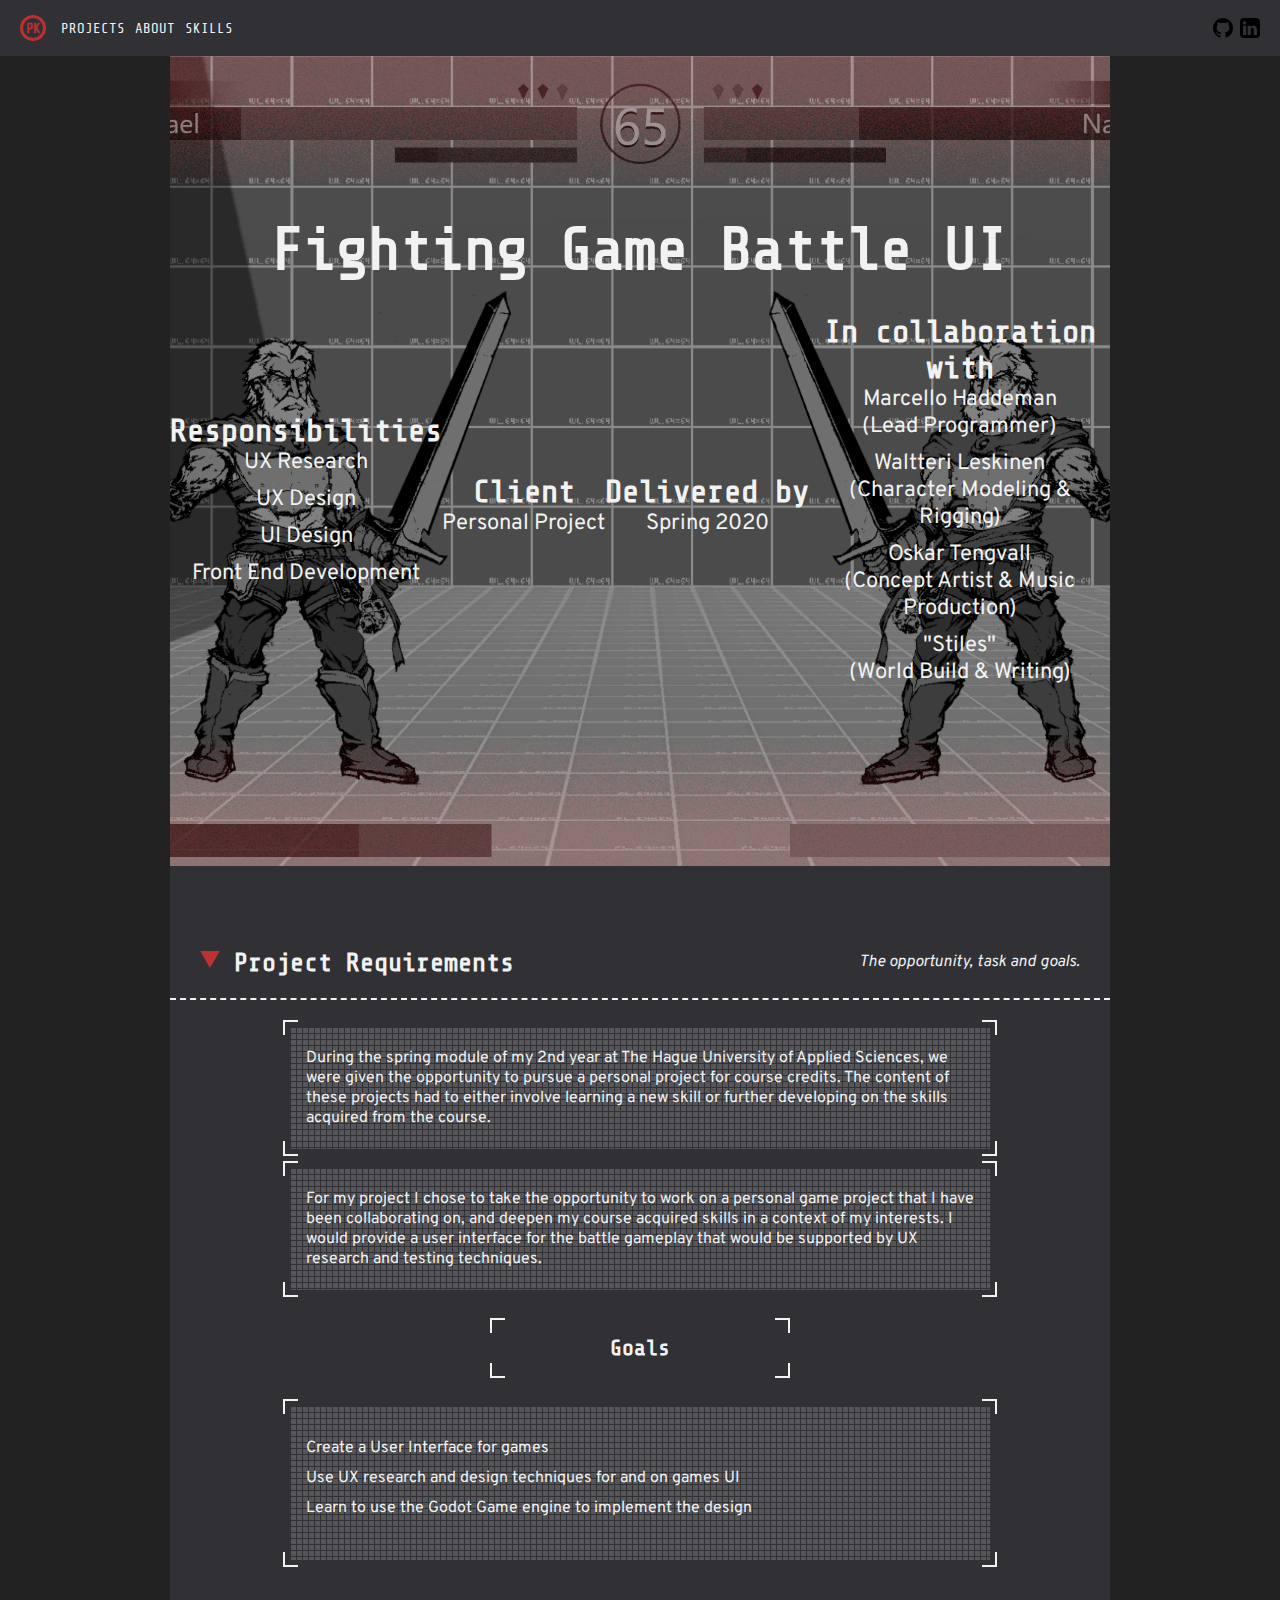
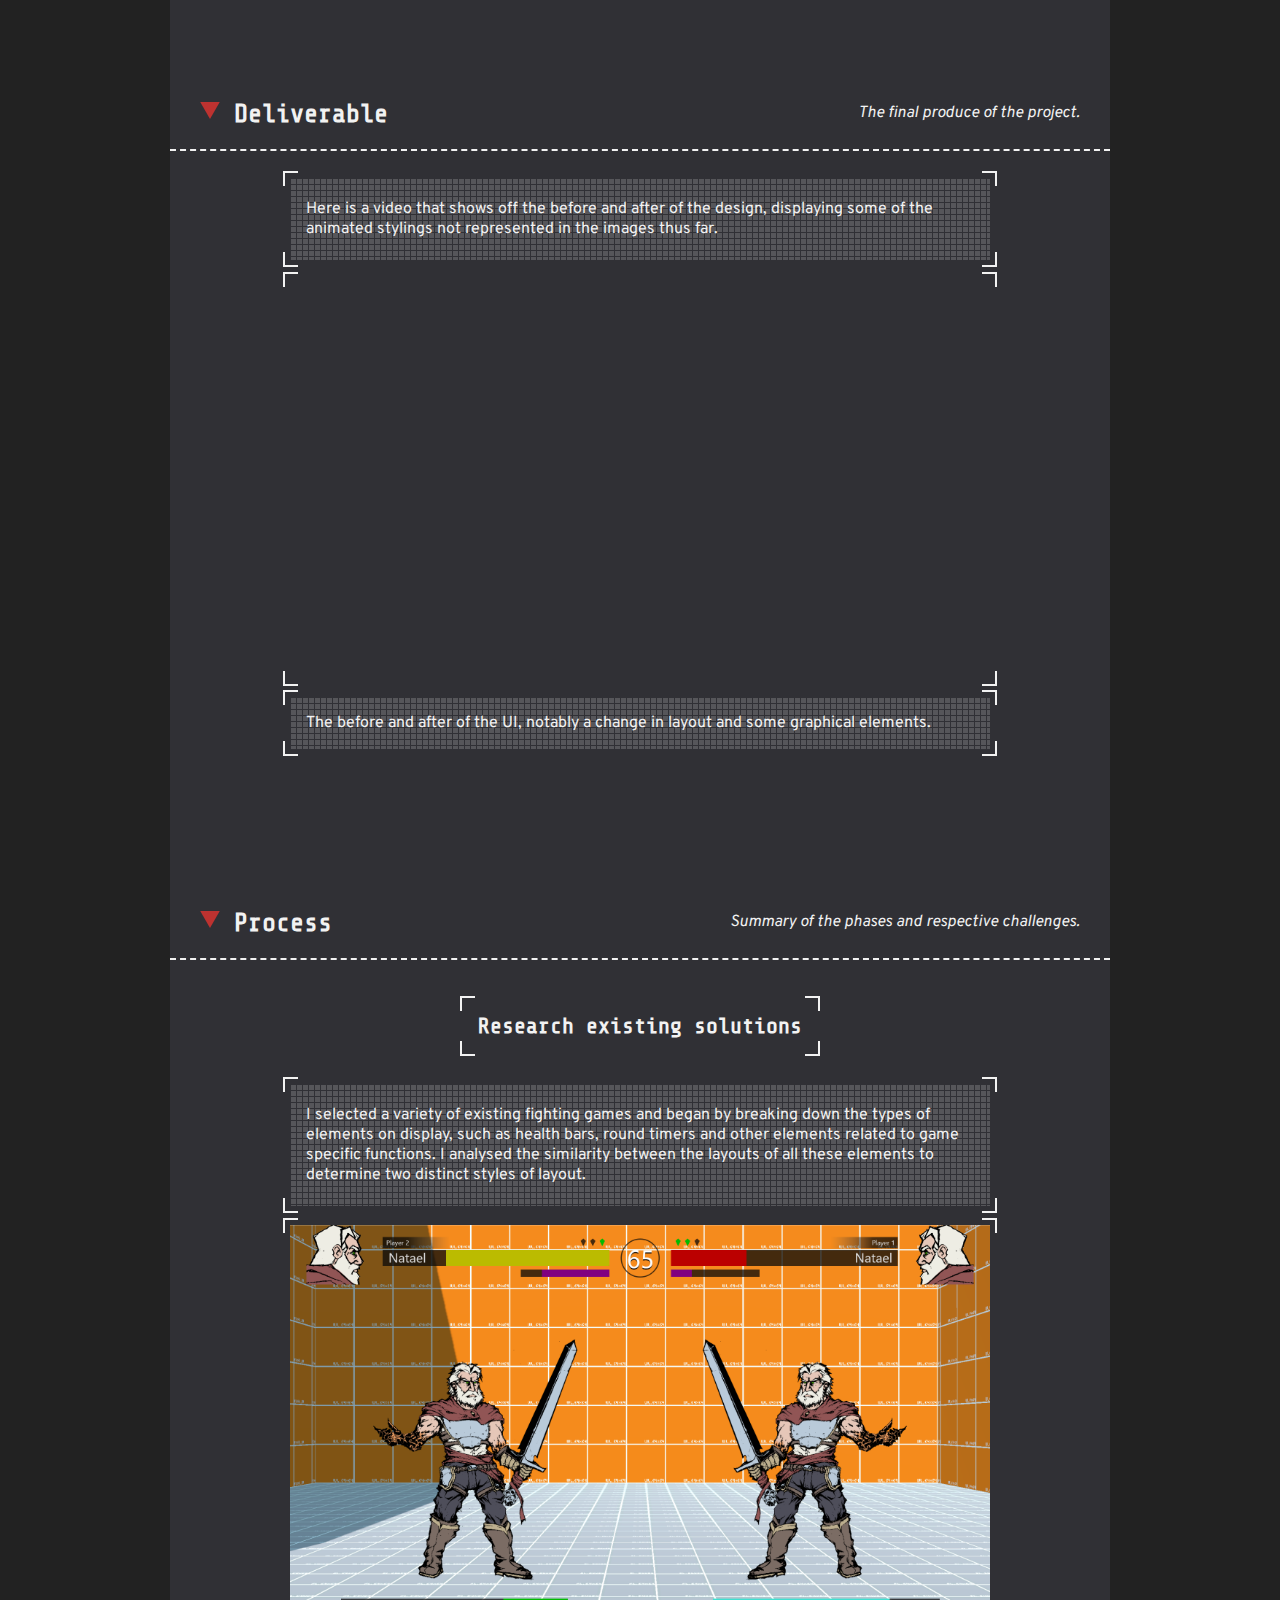
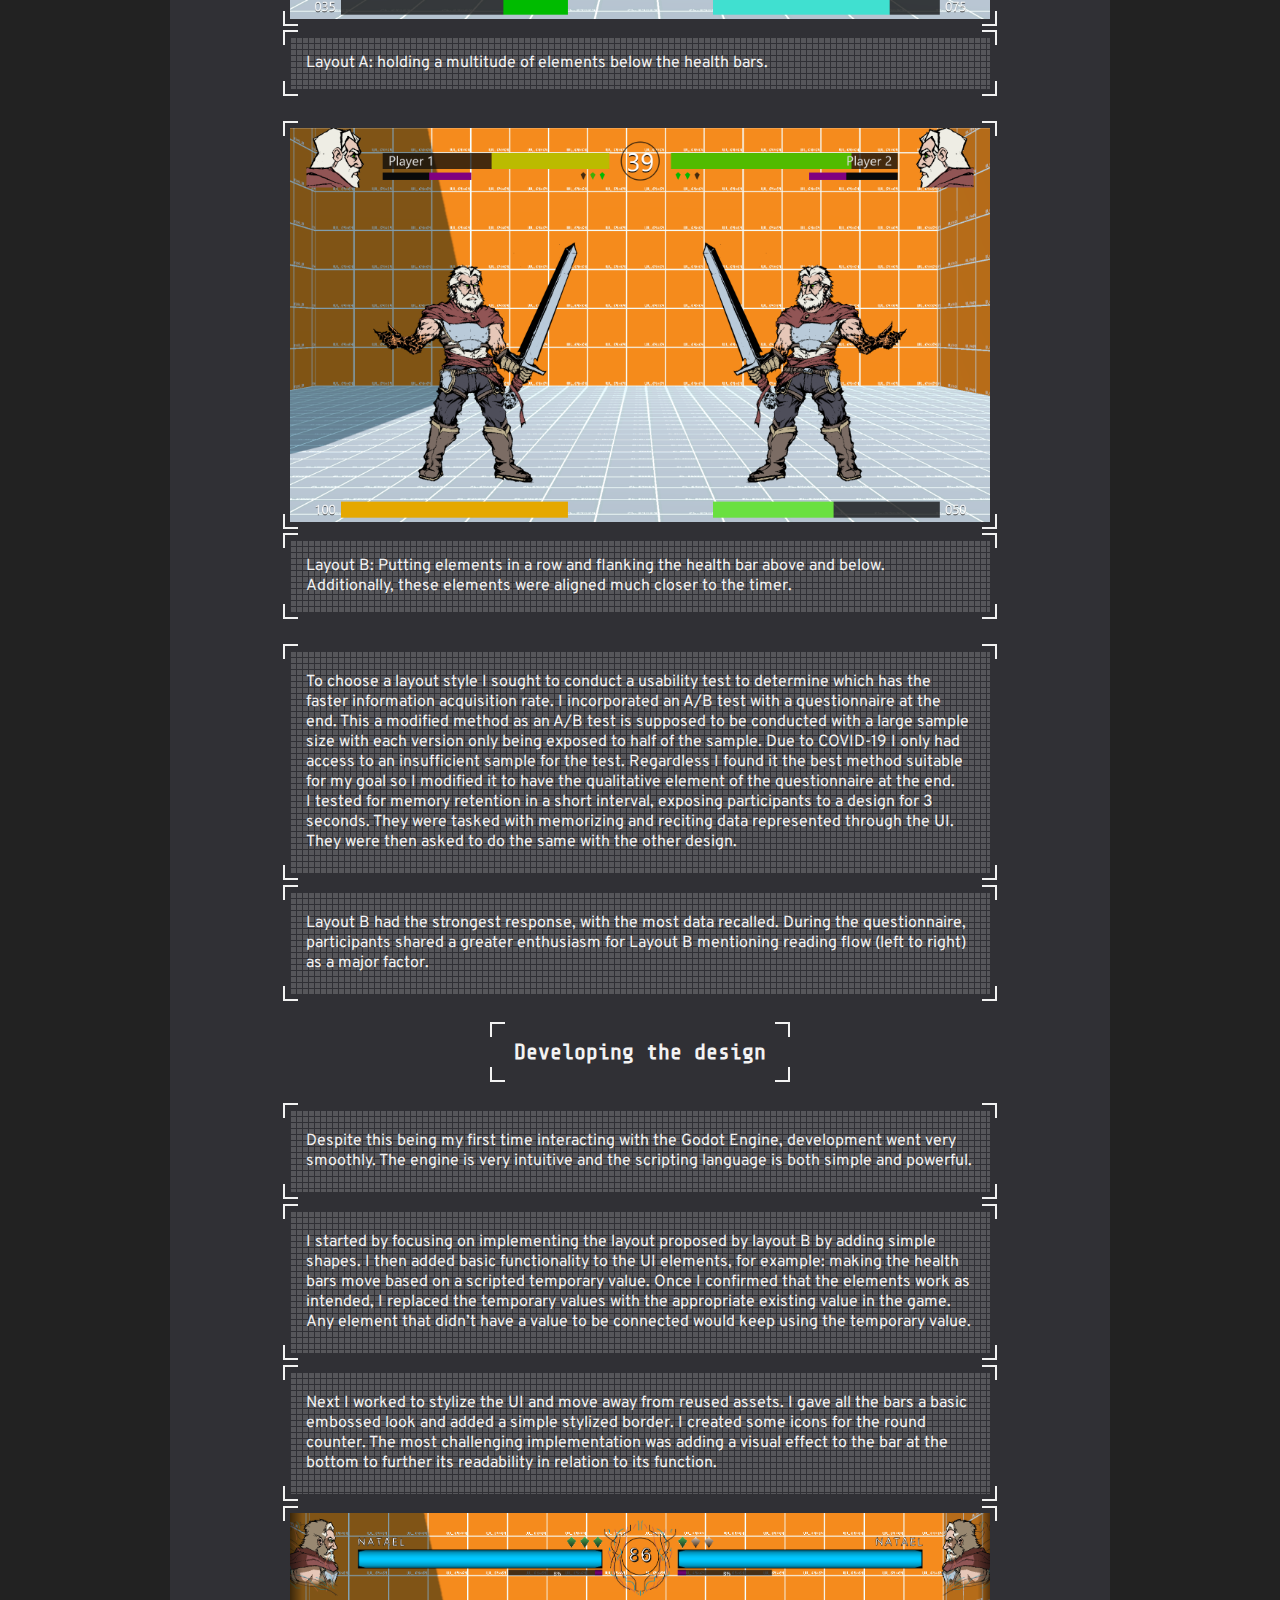
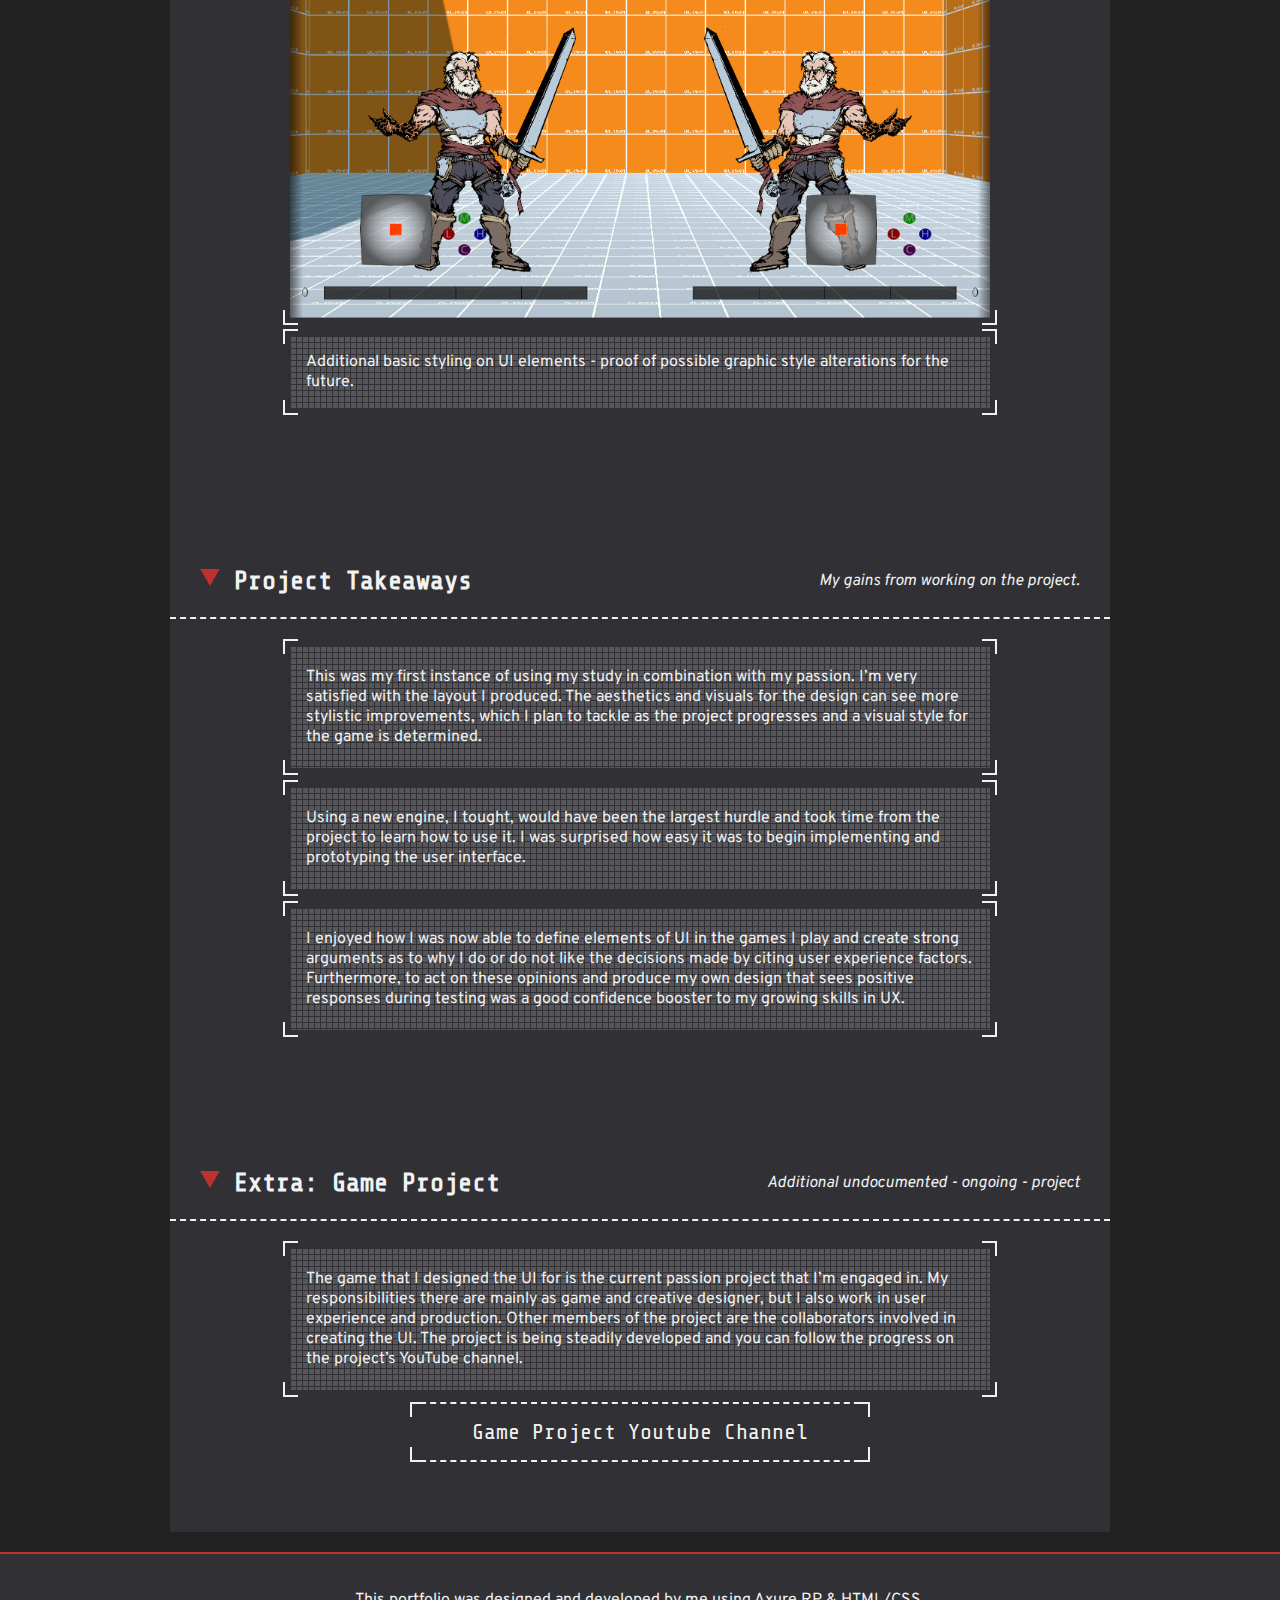
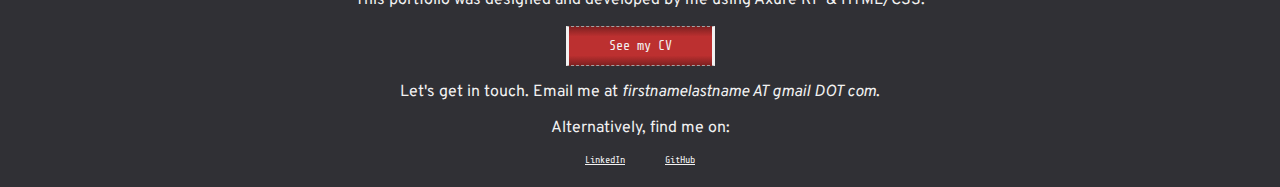
<file: Routes/fgUI.html>
<!DOCTYPE html>
<html lang="en">
<head>
    <meta charset="UTF-8">
    <meta http-equiv="X-UA-Compatible" content="IE=edge">
    <meta name="viewport" content="width=device-width, initial-scale=1.0">
    <title>Fighting Game Battle UI</title>
</head>

<style>
    @import url("../Styles/global.css");
    @import url("../Styles/components.css");
    @import url("../Styles/layoutContent.css");
    @import url('https://fonts.googleapis.com/css2?family=Overpass+Mono&family=Overpass:wght@300&family=Share+Tech+Mono&display=swap');
</style>

<body>
    <nav>
        <a class="logolink" href="/">
            <div class="monogram">PK</div>
        </a>
        <a class="link" href="/#projects">Projects</a>
        <a class="link" href="/#bio">About</a>
        <a class="link" href="/#skills">Skills</a>
        <a class="social" href="https://github.com/pedrokrieckaert" target="_blank">
            <svg class="socialicon" xmlns="http://www.w3.org/2000/svg" viewBox="0 0 16 16">
                <path d="M8 0C3.58 0 0 3.58 0 8c0 3.54 2.29 6.53 5.47 7.59.4.07.55-.17.55-.38 0-.19-.01-.82-.01-1.49-2.01.37-2.53-.49-2.69-.94-.09-.23-.48-.94-.82-1.13-.28-.15-.68-.52-.01-.53.63-.01 1.08.58 1.23.82.72 1.21 1.87.87 2.33.66.07-.52.28-.87.51-1.07-1.78-.2-3.64-.89-3.64-3.95 0-.87.31-1.59.82-2.15-.08-.2-.36-1.02.08-2.12 0 0 .67-.21 2.2.82.64-.18 1.32-.27 2-.27.68 0 1.36.09 2 .27 1.53-1.04 2.2-.82 2.2-.82.44 1.1.16 1.92.08 2.12.51.56.82 1.27.82 2.15 0 3.07-1.87 3.75-3.65 3.95.29.25.54.73.54 1.48 0 1.07-.01 1.93-.01 2.2 0 .21.15.46.55.38A8.012 8.012 0 0 0 16 8c0-4.42-3.58-8-8-8z" />
              </svg>
        </a>
        <a class="social" href="https://www.linkedin.com/in/pedro-krieckaert-4aa366199/" target="_blank">
            <svg class="socialicon" xmlns="http://www.w3.org/2000/svg" width="16" height="16" viewBox="0 0 26 26">
                <path d="M 21.125 0 L 4.875 0 C 2.183594 0 0 2.183594 0 4.875 L 0 21.125 C 0 23.816406 2.183594 26 4.875 26 L 21.125 26 C 23.816406 26 26 23.816406 26 21.125 L 26 4.875 C 26 2.183594 23.816406 0 21.125 0 Z M 8.039063 22.070313 L 4 22.070313 L 3.976563 9.976563 L 8.015625 9.976563 Z M 5.917969 8.394531 L 5.894531 8.394531 C 4.574219 8.394531 3.722656 7.484375 3.722656 6.351563 C 3.722656 5.191406 4.601563 4.3125 5.945313 4.3125 C 7.289063 4.3125 8.113281 5.191406 8.140625 6.351563 C 8.140625 7.484375 7.285156 8.394531 5.917969 8.394531 Z M 22.042969 22.070313 L 17.96875 22.070313 L 17.96875 15.5 C 17.96875 13.910156 17.546875 12.828125 16.125 12.828125 C 15.039063 12.828125 14.453125 13.558594 14.171875 14.265625 C 14.066406 14.519531 14.039063 14.867188 14.039063 15.222656 L 14.039063 22.070313 L 9.945313 22.070313 L 9.921875 9.976563 L 14.015625 9.976563 L 14.039063 11.683594 C 14.5625 10.875 15.433594 9.730469 17.519531 9.730469 C 20.105469 9.730469 22.039063 11.417969 22.039063 15.046875 L 22.039063 22.070313 Z"></path>
            </svg>
        </a>
    </nav>

    <section id = "landing">
        <h1>
            Fighting Game Battle UI
        </h1>
        <div class = "gridWrapper">
            <div id = #res>
                <h2>
                    Responsibilities
                </h2>
                <ul>
                    <li>
                        UX Research
                    </li>
                    <li>
                        UX Design
                    </li>
                    <li>
                        UI Design
                    </li>
                    <li>
                        Front End Development
                    </li>
                </ul>
            </div>
            <div id ="client">
                <h2>
                    Client
                </h2>
                <p>
                    Personal Project
                </p>
            </div>
            <div id = "deliver">
                <h2>
                    Delivered by
                </h2>
                <p>
                    Spring 2020
                </p>
            </div>
            <div id = "colab">
                <h2>
                    In collaboration with
                </h2>
                <ul>
                    <li>
                        Marcello Haddeman <br> (Lead Programmer)
                    </li>
                    <li>
                        Waltteri Leskinen <br> (Character Modeling & Rigging)
                    </li>
                    <li>
                        Oskar Tengvall <br> (Concept Artist & Music Production)
                    </li>
                    <li>
                        "Stiles" <br> (World Build & Writing)
                    </li>
                </ul>
            </div>
        </div>
    </section>
    
    <!--Template section, duplicate it and inner elements to develop project pages.-->
    <section>
        <div class = "header">
            <h3>
                Project Requirements
            </h3>
            <p>
                The opportunity, task and goals.
            </p>
        </div>
        <div class = "gridWrapper">
            <div class = "textField">
                <div class = "textBackground">
                    <p>
                        During the spring module of my 2nd year at The Hague University of Applied Sciences, we were given the opportunity to pursue a personal project for course credits. The content of these projects had to either involve learning a new skill or further developing on the skills acquired from the course.
                    </p>
                </div>
            </div>
            <div class = "textField">
                <div class = "textBackground">
                    <p>
                        For my project I chose to take the opportunity to work on a personal game project that I have been collaborating on, and deepen my course acquired skills in a context of my interests. I would provide a user interface for the battle gameplay that would be supported by UX research and testing techniques.
                    </p>
                </div>
            </div>
            <div class = "subHeader">
                <h4>
                    Goals
                </h4>
            </div>
            <div class = "textField">
                <div class = "textBackground">
                    <ul>
                        <li>
                            Create a User Interface for games
                        </li>
                        <li>
                            Use UX research and design techniques for and on games UI
                        </li>
                        <li>
                            Learn to use the Godot Game engine to implement the design
                        </li>
                    </ul>
                </div>
            </div>
        </div>
    </section>
    <section>
        <div class = "header">
            <h3>
                Deliverable
            </h3>
            <p>
                The final produce of the project.
            </p>
        </div>
        <div class = "gridWrapper">
            <div class = "textField">
                <div class = "textBackground">
                    <p>
                        Here is a video that shows off the before and after of the design, displaying some of the animated stylings not represented in the images thus far.                    </p>
                </div>
            </div>
            <figure class = "media">        
                <iframe width="560" height="315" src="https://www.youtube.com/embed/swGO0l5uA7g?end=44" title="YouTube video player" frameborder="0" allow="accelerometer; autoplay; clipboard-write; encrypted-media; gyroscope; picture-in-picture" allowfullscreen></iframe>
                <div class = "textField">
                    <div class = "textBackground">
                        <figcaption>
                            The before and after of the UI, notably a change in layout and some graphical elements.
                        </figcaption>
                    </div>
                </div>
            </figure>
        </div>
    </section>
    <section>
        <div class = "header">
            <h3>
                Process
            </h3>
            <p>
                Summary of the phases and respective challenges.
            </p>
        </div>
        <div class = "gridWrapper">
            <div class = "subHeader">
                <h4>
                    Research existing solutions
                </h4>
            </div>
            <div class = "textField">
                <div class = "textBackground">
                    <p>
                        I selected a variety of existing fighting games and began by breaking down the types of elements on display, such as health bars, round timers and other elements related to game specific functions. I analysed the similarity between the layouts of all these elements to determine two distinct styles of layout.
                    </p>
                </div>
            </div>
            <figure class = "media">        
                <img src="../IMG/pageContent/fg/New UI.png" alt="image alt">
                <div class = "textField">
                    <div class = "textBackground">
                        <figcaption>
                            Layout A: holding a multitude of elements below the health bars.                     
                        </figcaption>
                    </div>
                </div>
            </figure>
            <figure class = "media">        
                <img src="../IMG/pageContent/fg/Updated Old UI.png" alt="image alt">
                <div class = "textField">
                    <div class = "textBackground">
                        <figcaption>
                            Layout B: Putting elements in a row and flanking the health bar above and below. Additionally, these elements were aligned much closer to the timer.                        
                        </figcaption>
                    </div>
                </div>
            </figure>
            <div class = "textField">
                <div class = "textBackground">
                    <p>
                        To choose a layout style I sought to conduct a usability test to determine which has the faster information acquisition rate. I incorporated an A/B test with a questionnaire at the end. This a modified method as an A/B test is supposed to be conducted with a large sample size with each version only being exposed to half of the sample. Due to COVID-19 I only had access to an insufficient sample for the test. Regardless I found it the best method suitable for my goal so I modified it to have the qualitative element of the questionnaire at the end.
                        <br>I tested for memory retention in a short interval, exposing participants to a design for 3 seconds. They were tasked with memorizing and reciting data represented through the UI. They were then asked to do the same with the other design.
                    </p>
                </div>
            </div>
            <div class = "textField">
                <div class = "textBackground">
                    <p>
                        Layout B had the strongest response, with the most data recalled. During the questionnaire, participants shared a greater enthusiasm for Layout B mentioning reading flow (left to right) as a major factor.                    
                    </p>
                </div>
            </div>

            <div class = "subHeader">
                <h4>
                    Developing the design
                </h4>
            </div>
            <div class = "textField">
                <div class = "textBackground">
                    <p>
                        Despite this being my first time interacting with the Godot Engine, development went very smoothly. The engine is very intuitive and the scripting language is both simple and powerful.
                    </p>
                </div>
            </div>
            <div class = "textField">
                <div class = "textBackground">
                    <p>
                        I started by focusing on implementing the layout proposed by layout B by adding simple shapes. I then added basic functionality to the UI elements, for example: making the health bars move based on a scripted temporary value. Once I confirmed that the elements work as intended, I replaced the temporary values with the appropriate existing value in the game. Any element that didn’t have a value to be connected would keep using the temporary value.
                    </p>
                </div>
            </div>
            <div class = "textField">
                <div class = "textBackground">
                    <p>
                        Next I worked to stylize the UI and move away from reused assets. I gave all the bars a basic embossed look and added a simple stylized border. I created some icons for the round counter. The most challenging implementation was adding a visual effect to the bar at the bottom to further its readability in relation to its function.
                    </p>
                </div>
            </div>
            <figure class = "media">        
                <img src="../IMG/pageContent/fg/final.png" alt="image alt">
                <div class = "textField">
                    <div class = "textBackground">
                        <figcaption>
                            Additional basic styling on UI elements - proof of possible graphic style alterations for the future.                     
                        </figcaption>
                    </div>
                </div>
            </figure>
        </div>
    </section>
    <section>
        <div class = "header">
            <h3>
                Project Takeaways
            </h3>
            <p>
                My gains from working on the project.
            </p>
        </div>
        <div class = "gridWrapper">
            <div class = "textField">
                <div class = "textBackground">
                    <p>
                        This was my first instance of using my study in combination with my passion. I’m very satisfied with the layout I produced. The aesthetics and visuals for the design can see more stylistic improvements, which I plan to tackle as the project progresses and a visual style for the game is determined.
                    </p>
                </div>
            </div>
            <div class = "textField">
                <div class = "textBackground">
                    <p>
                        Using a new engine, I tought, would have been the largest hurdle and took time from the project to learn how to use it. I was surprised how easy it was to begin implementing and prototyping the user interface.
                    </p>
                </div>
            </div>
            <div class = "textField">
                <div class = "textBackground">
                    <p>
                        I enjoyed how I was now able to define elements of UI in the games I play and create strong arguments as to why I do or do not like the decisions made by citing user experience factors.
                        <br>Furthermore, to act on these opinions and produce my own design that sees positive responses during testing was a good confidence booster to my growing skills in UX.
                    </p>
                </div>
            </div>
        </div>
    </section>
    <section>
        <div class = "header">
            <h3>
                Extra: Game Project
            </h3>
            <p>
                Additional undocumented - ongoing - project
            </p>
        </div>
        <div class = "gridWrapper">
            <div class = "textField">
                <div class = "textBackground">
                    <p>
                        The game that I designed the UI for is the current passion project that I’m engaged in. My responsibilities there are mainly as game and creative designer, but I also work in user experience and production. Other members of the project are the collaborators involved in creating the UI. The project is being steadily developed and you can follow the progress on the project’s YouTube channel.
                    </p>
                </div>
            </div>
            <div class = "majorButton">
                <button type = "button">
                    <a href = "https://www.youtube.com/channel/UCSNW0NVjagmEKDx1_TChRvg" target="_blank">
                        Game Project Youtube Channel
                    </a>
                </button>
            </div>
        </div>
    </section>

    <footer>
        <p>
            This portfolio was designed and developed by me using Axure RP & HTML/CSS.
        </p>

        <button class = "minorButton" type = "button">
            <a href = "./Docs/CV.pdf" target="_blank">
                See my CV
            </a>
        </button>
        <p>
            Let's get in touch. Email me at <i>firstnamelastname AT gmail DOT com</i>.
        </p>
        <p>Alternatively, find me on:</p>
        <ul>
            <li>
                <a href = "https://www.linkedin.com/in/pedro-krieckaert-4aa366199/" target="_blank">LinkedIn</a>
            </li>
            <li>
                <a href = "https://github.com/pedrokrieckaert" target="_blank">GitHub</a>
            </li>
        </ul>
    </footer>
</body>
</html>
</file>
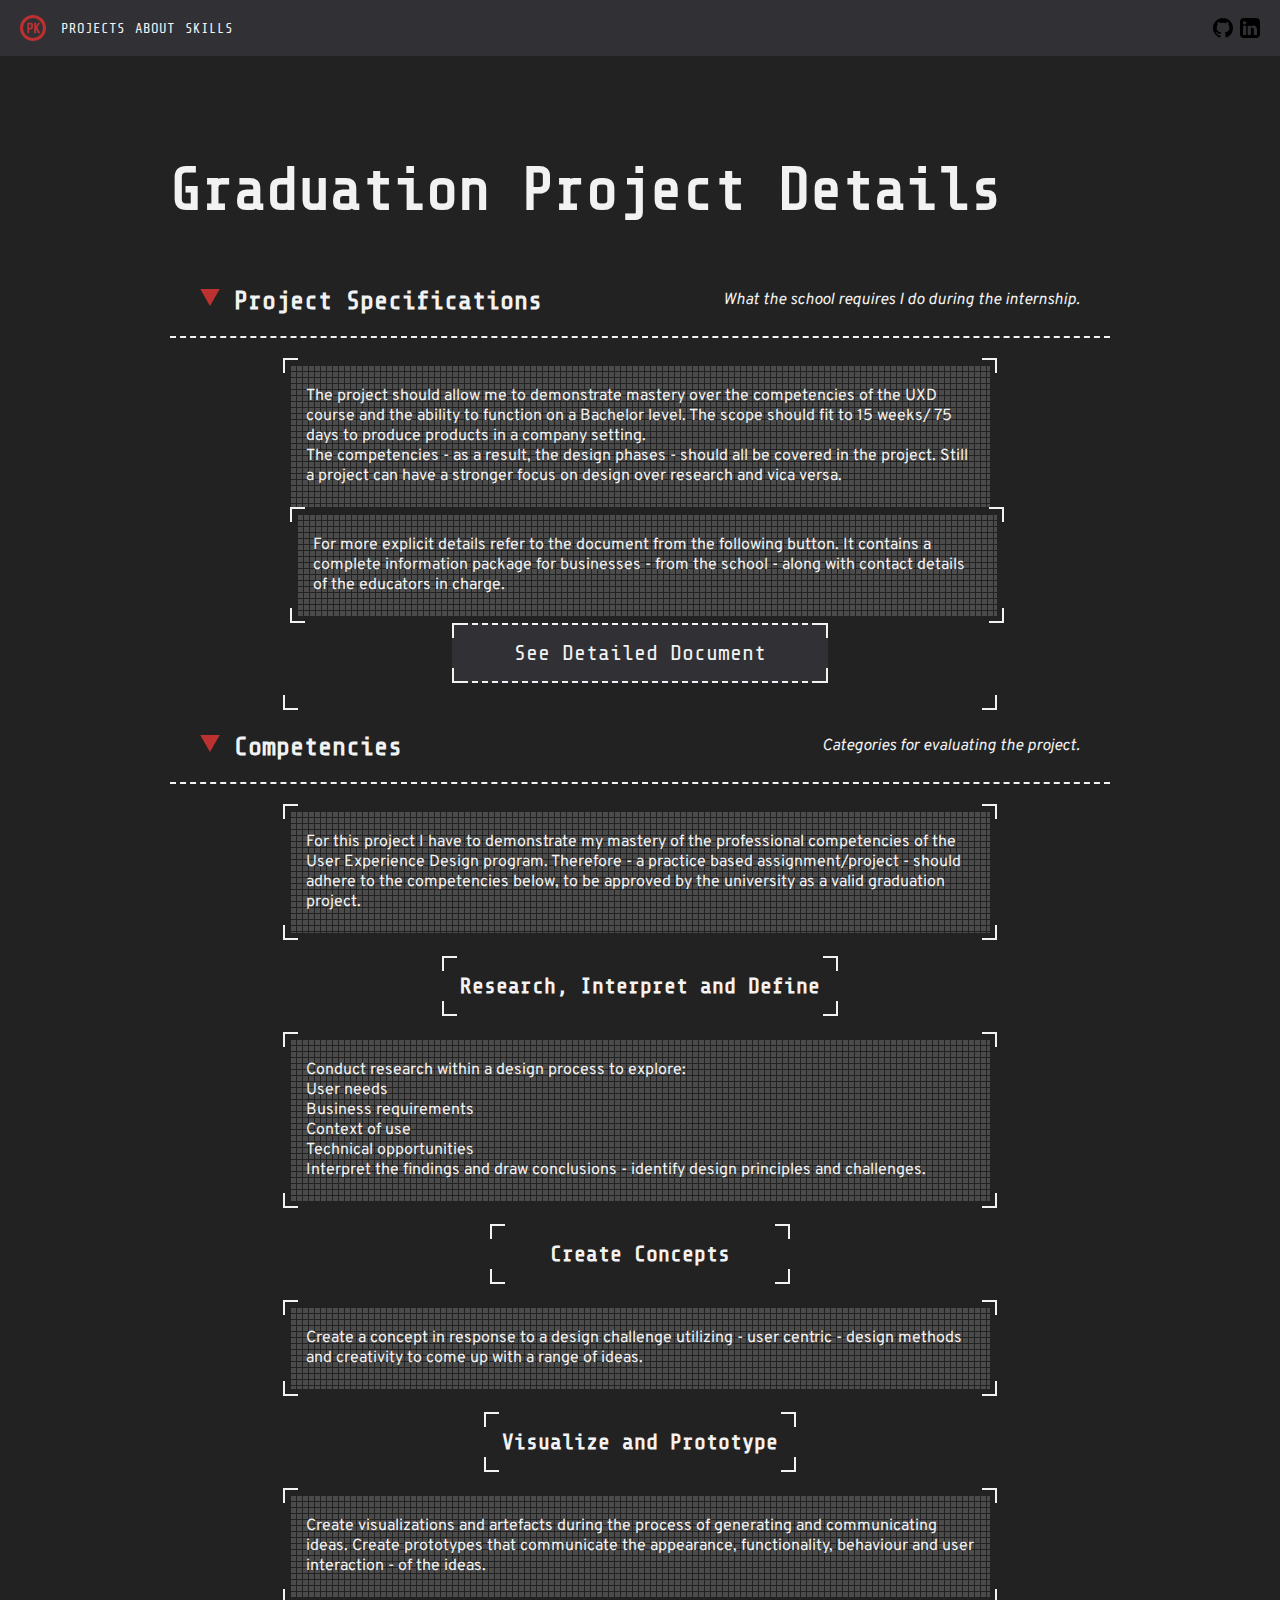
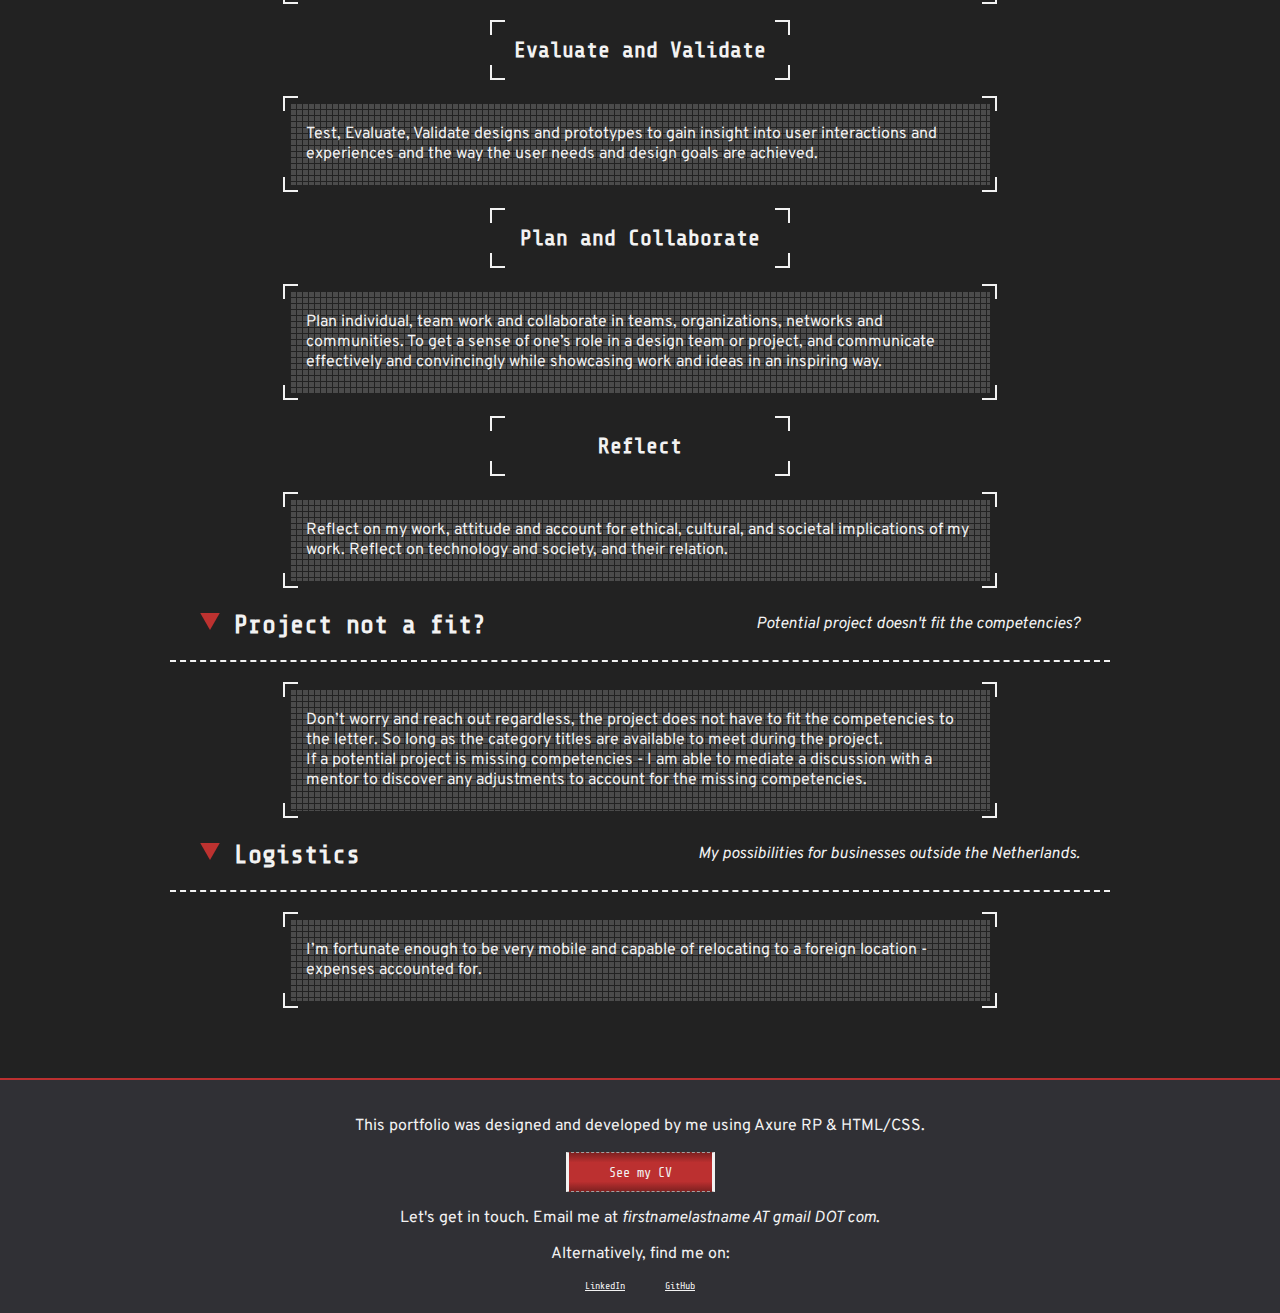
<file: Routes/internship.html>
<!DOCTYPE html>
<html lang="en">
<head>
    <meta charset="UTF-8">
    <meta http-equiv="X-UA-Compatible" content="IE=edge">
    <meta name="viewport" content="width=device-width, initial-scale=1.0">
    <title>Graduation Project</title>
</head>

<style>
    @import url("../Styles/global.css");
    @import url("../Styles/components.css");
    @import url("../Styles/layoutContent.css");
    @import url('https://fonts.googleapis.com/css2?family=Overpass+Mono&family=Overpass:wght@300&family=Share+Tech+Mono&display=swap');
</style>

<body>
    <nav>
        <a class="logolink" href="/">
            <div class="monogram">PK</div>
        </a>
        <a class="link" href="/#projects">Projects</a>
        <a class="link" href="/#bio">About</a>
        <a class="link" href="/#skills">Skills</a>
        <a class="social" href="https://github.com/pedrokrieckaert" target="_blank">
            <svg class="socialicon" xmlns="http://www.w3.org/2000/svg" viewBox="0 0 16 16">
                <path d="M8 0C3.58 0 0 3.58 0 8c0 3.54 2.29 6.53 5.47 7.59.4.07.55-.17.55-.38 0-.19-.01-.82-.01-1.49-2.01.37-2.53-.49-2.69-.94-.09-.23-.48-.94-.82-1.13-.28-.15-.68-.52-.01-.53.63-.01 1.08.58 1.23.82.72 1.21 1.87.87 2.33.66.07-.52.28-.87.51-1.07-1.78-.2-3.64-.89-3.64-3.95 0-.87.31-1.59.82-2.15-.08-.2-.36-1.02.08-2.12 0 0 .67-.21 2.2.82.64-.18 1.32-.27 2-.27.68 0 1.36.09 2 .27 1.53-1.04 2.2-.82 2.2-.82.44 1.1.16 1.92.08 2.12.51.56.82 1.27.82 2.15 0 3.07-1.87 3.75-3.65 3.95.29.25.54.73.54 1.48 0 1.07-.01 1.93-.01 2.2 0 .21.15.46.55.38A8.012 8.012 0 0 0 16 8c0-4.42-3.58-8-8-8z" />
              </svg>
        </a>
        <a class="social" href="https://www.linkedin.com/in/pedro-krieckaert-4aa366199/" target="_blank">
            <svg class="socialicon" xmlns="http://www.w3.org/2000/svg" width="16" height="16" viewBox="0 0 26 26">
                <path d="M 21.125 0 L 4.875 0 C 2.183594 0 0 2.183594 0 4.875 L 0 21.125 C 0 23.816406 2.183594 26 4.875 26 L 21.125 26 C 23.816406 26 26 23.816406 26 21.125 L 26 4.875 C 26 2.183594 23.816406 0 21.125 0 Z M 8.039063 22.070313 L 4 22.070313 L 3.976563 9.976563 L 8.015625 9.976563 Z M 5.917969 8.394531 L 5.894531 8.394531 C 4.574219 8.394531 3.722656 7.484375 3.722656 6.351563 C 3.722656 5.191406 4.601563 4.3125 5.945313 4.3125 C 7.289063 4.3125 8.113281 5.191406 8.140625 6.351563 C 8.140625 7.484375 7.285156 8.394531 5.917969 8.394531 Z M 22.042969 22.070313 L 17.96875 22.070313 L 17.96875 15.5 C 17.96875 13.910156 17.546875 12.828125 16.125 12.828125 C 15.039063 12.828125 14.453125 13.558594 14.171875 14.265625 C 14.066406 14.519531 14.039063 14.867188 14.039063 15.222656 L 14.039063 22.070313 L 9.945313 22.070313 L 9.921875 9.976563 L 14.015625 9.976563 L 14.039063 11.683594 C 14.5625 10.875 15.433594 9.730469 17.519531 9.730469 C 20.105469 9.730469 22.039063 11.417969 22.039063 15.046875 L 22.039063 22.070313 Z"></path>
            </svg>
        </a>
    </nav>
    
    <section>
        <h1>
            Graduation Project Details
        </h1>
        <article>
            <div class = "header">
                <h3>
                    Project Specifications
                </h3>
                <p>
                    What the school requires I do during the internship.
                </p>
            </div>
            <div class = "textField">
                <div class = "textBackground">
                    <p>
                        The project should allow me to demonstrate mastery over the competencies of the UXD course and the ability to function on a Bachelor level. The scope should fit to 15 weeks/ 75 days to produce products in a company setting.
                        <br>
                        The competencies - as a result, the design phases - should all be covered in the project. Still a project can have a stronger focus on design over research and vica versa.
                    </p>
                </div>
                <div class = "textField">
                    <div class = "textBackground">
                        <p>
                            For more explicit details refer to the document from the following button. It contains a complete information package for businesses - from the school - along with contact details of the educators in charge.
                        </p>
                    </div>
                </div>
                <div class = "majorButton">
                    <button type = "button">
                        <a href = "../Docs/Info for Companies nov 2021.pdf" target="_blank">
                            See Detailed Document
                        </a>
                    </button>
                </div>
            </div>
        </article>

        <article>
            <div class = "header">
                <h3>
                    Competencies
                </h3>
                <p>
                    Categories for evaluating the project.
                </p>
            </div>
            <div class = "textField">
                <div class = "textBackground">
                    <p>
                        For this project I have to demonstrate my mastery of the professional competencies of the User Experience Design program. Therefore - a practice based assignment/project - should adhere to the competencies below, to be approved by the university as a valid graduation project.
                    </p>
                </div>
            </div>

            <div class = "subHeader">
                <h4>
                    Research, Interpret and Define
                </h4>
            </div>
            <div class = "textField">
                <div class = "textBackground">
                    <p>
                        Conduct research within a design process to explore:
                        <br>
                        User needs
                        <br>
                        Business requirements
                        <br>
                        Context of use
                        <br>
                        Technical opportunities
                        <br>
                        Interpret the findings and draw conclusions - identify design principles and challenges.
                    </p>
                </div>
            </div>

            <div class = "subHeader">
                <h4>
                    Create Concepts
                </h4>
            </div>
            <div class = "textField">
                <div class = "textBackground">
                    <p>
                        Create a concept in response to a design challenge utilizing - user centric - design methods and creativity to come up with a range of ideas.
                    </p>
                </div>
            </div>

            <div class = "subHeader">
                <h4>
                    Visualize and Prototype
                </h4>
            </div>
            <div class = "textField">
                <div class = "textBackground">
                    <p>
                        Create visualizations and artefacts during the process of generating and communicating ideas. Create prototypes that communicate the appearance, functionality, behaviour and user interaction - of the ideas.
                    </p>
                </div>
            </div>

            <div class = "subHeader">
                <h4>
                    Evaluate and Validate
                </h4>
            </div>
            <div class = "textField">
                <div class = "textBackground">
                    <p>
                        Test, Evaluate, Validate designs and prototypes to gain insight into user interactions and experiences and the way the user needs and design goals are achieved.
                    </p>
                </div>
            </div>

            <div class = "subHeader">
                <h4>
                    Plan and Collaborate
                </h4>
            </div>
            <div class = "textField">
                <div class = "textBackground">
                    <p>
                        Plan individual, team work and collaborate in teams, organizations, networks and communities. To get a sense of one’s role in a design team or project, and communicate effectively and convincingly while showcasing work and ideas in an inspiring way.
                    </p>
                </div>
            </div>

            <div class = "subHeader">
                <h4>
                    Reflect
                </h4>
            </div>
            <div class = "textField">
                <div class = "textBackground">
                    <p>
                        Reflect on my work, attitude and account for ethical, cultural, and societal implications of my work. Reflect on technology and society, and their relation.
                    </p>
                </div>
            </div>
        </article>

        <article>
            <div class = "header">
                <h3>
                    Project not a fit?
                </h3>
                <p>
                    Potential project doesn't fit the competencies?
                </p>
            </div>
            <div class = "textField">
                <div class = "textBackground">
                    <p>
                        Don’t worry and reach out regardless, the project does not have to fit the competencies to the letter. So long as the category titles are available to meet during the project.
                        <br>
                        If a potential project is missing competencies - I am able to mediate a discussion with a mentor to discover any adjustments to account for the missing competencies.
                    </p>
                </div>
            </div>
        </article>

        <article>
            <div class = "header">
                <h3>
                    Logistics
                </h3>
                <p>
                    My possibilities for businesses outside the Netherlands.
                </p>
            </div>
            <div class = "textField">
                <div class = "textBackground">
                    <p>
                        I’m fortunate enough to be very mobile and capable of relocating to a foreign location - expenses accounted for.
                    </p>
                </div>
            </div>
        </article>
    </section>
    <footer>
        <p>
            This portfolio was designed and developed by me using Axure RP & HTML/CSS.
        </p>

        <button class = "minorButton" type = "button">
            <a href = "./Docs/CV.pdf" target="_blank">
                See my CV
            </a>
        </button>
        <p>
            Let's get in touch. Email me at <i>firstnamelastname AT gmail DOT com</i>.
        </p>
        <p>Alternatively, find me on:</p>
        <ul>
            <li>
                <a href = "https://www.linkedin.com/in/pedro-krieckaert-4aa366199/" target="_blank">LinkedIn</a>
            </li>
            <li>
                <a href = "https://github.com/pedrokrieckaert" target="_blank">GitHub</a>
            </li>
        </ul>
    </footer>
</body>
</file>
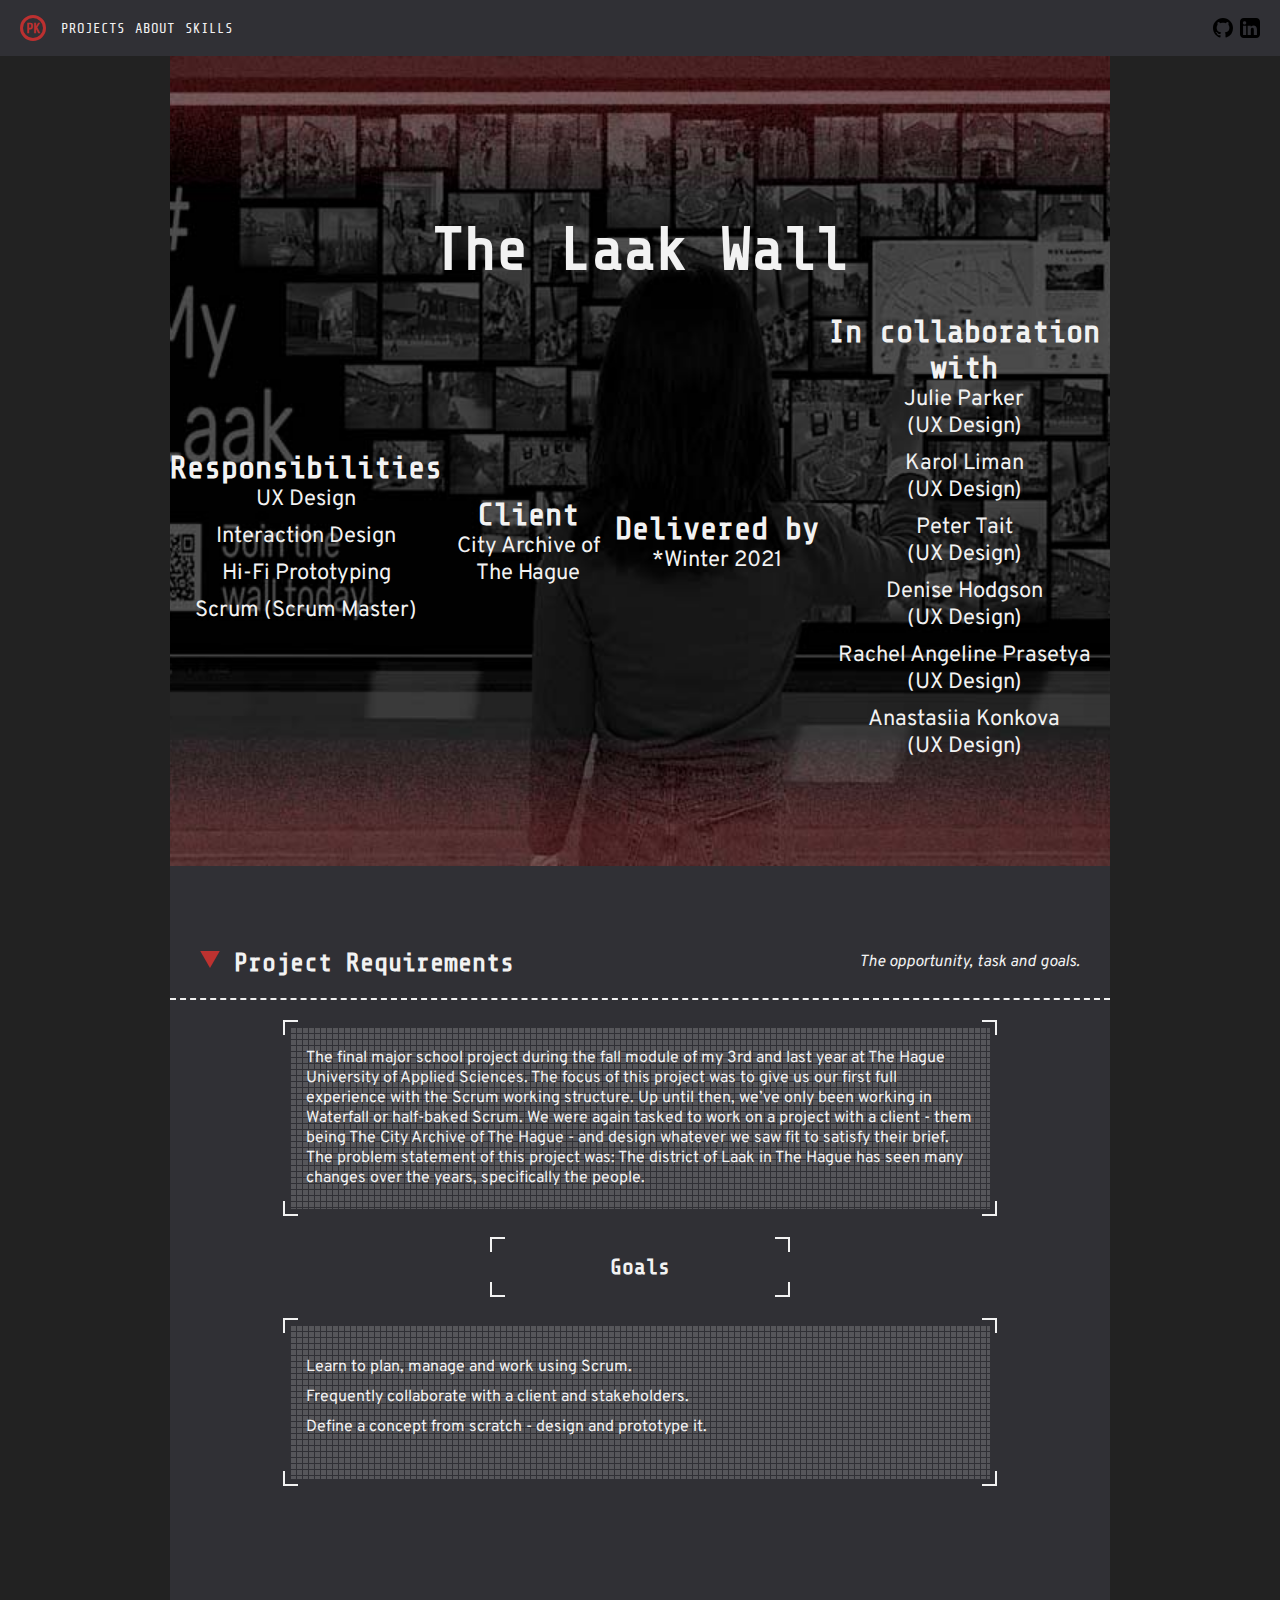
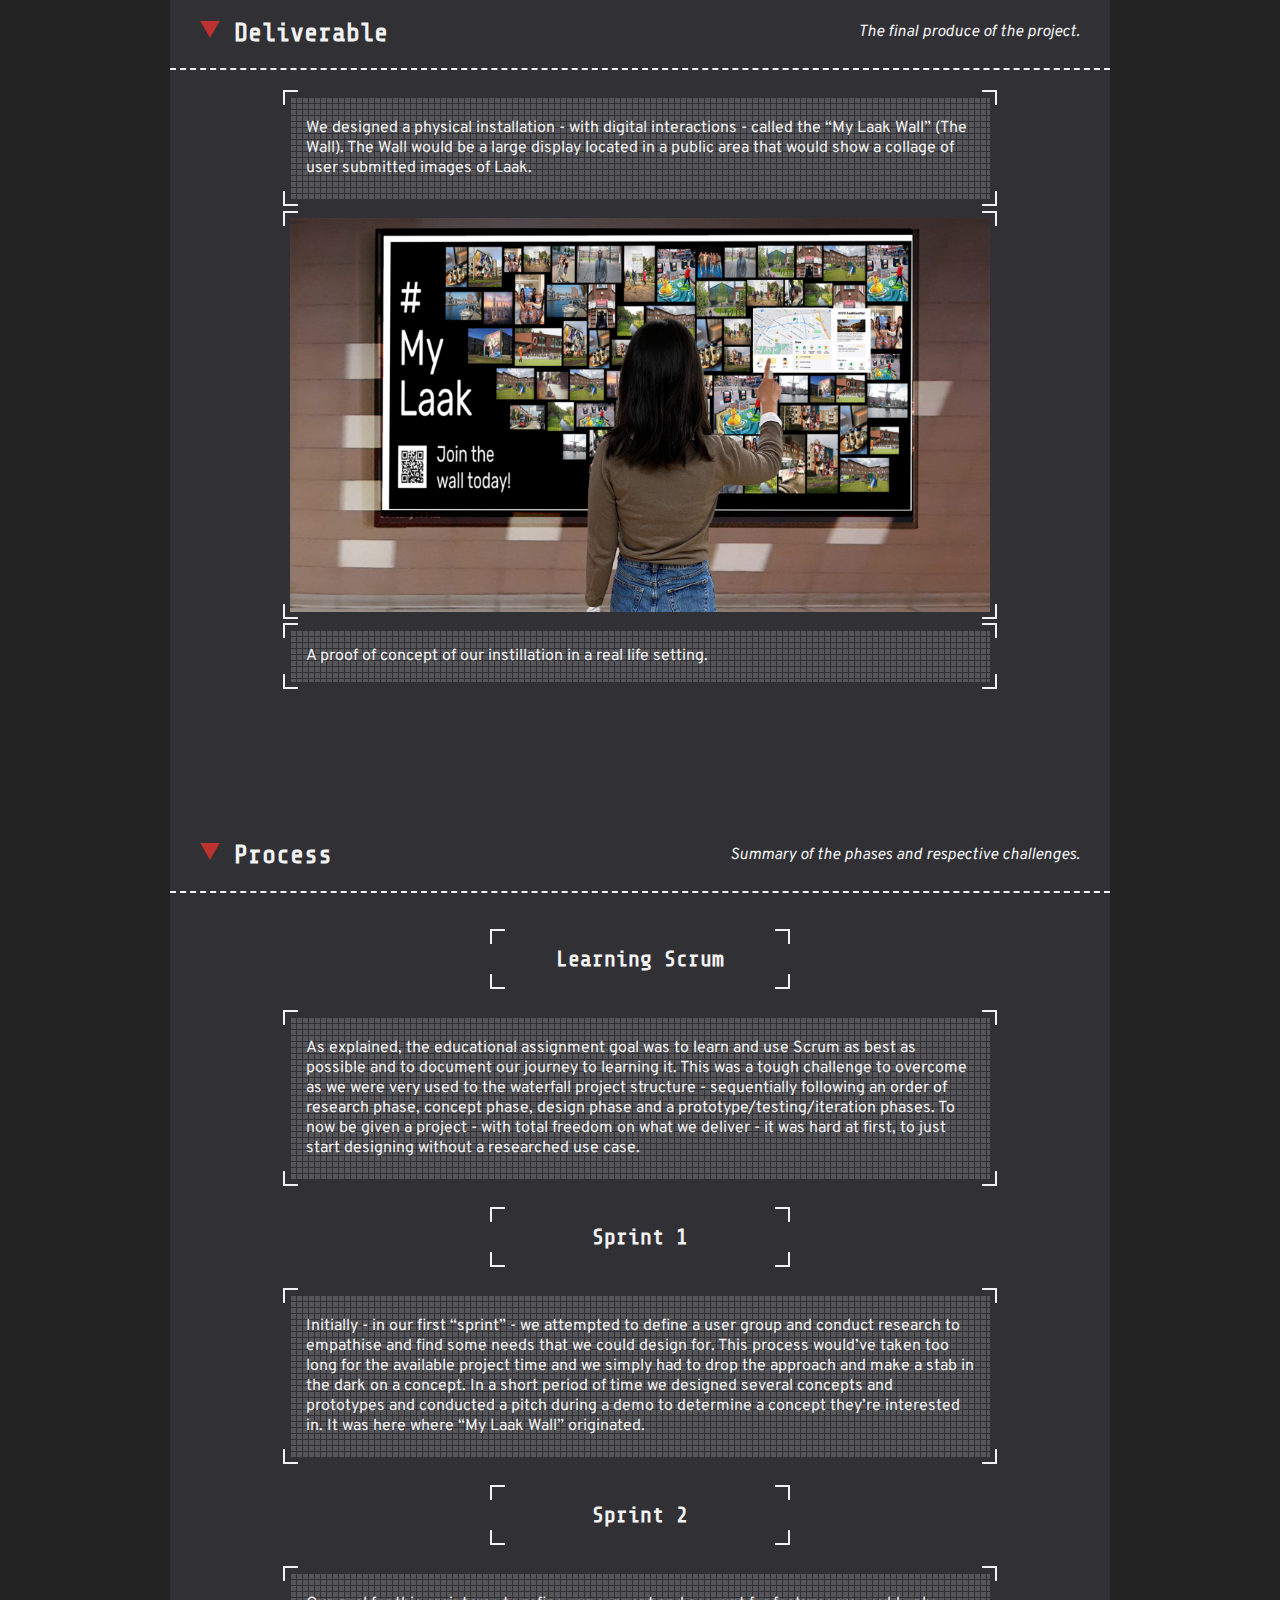
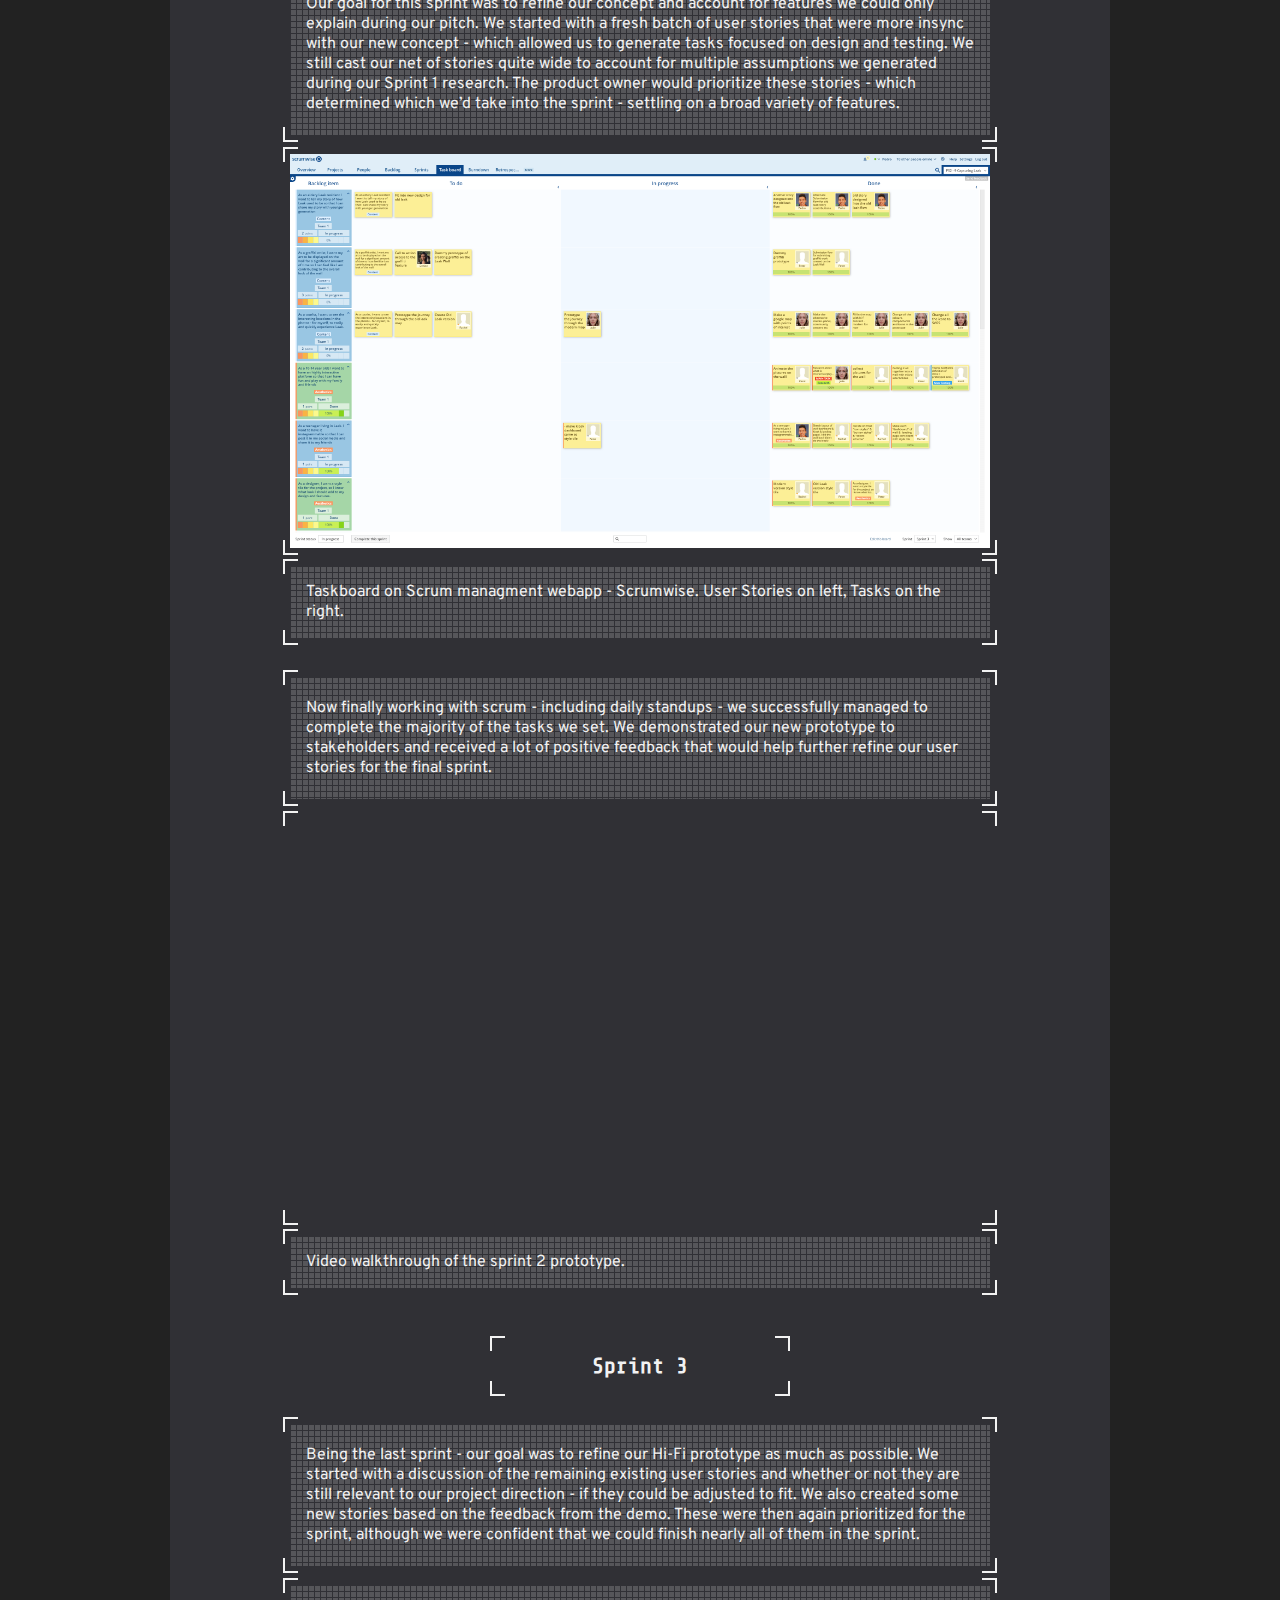
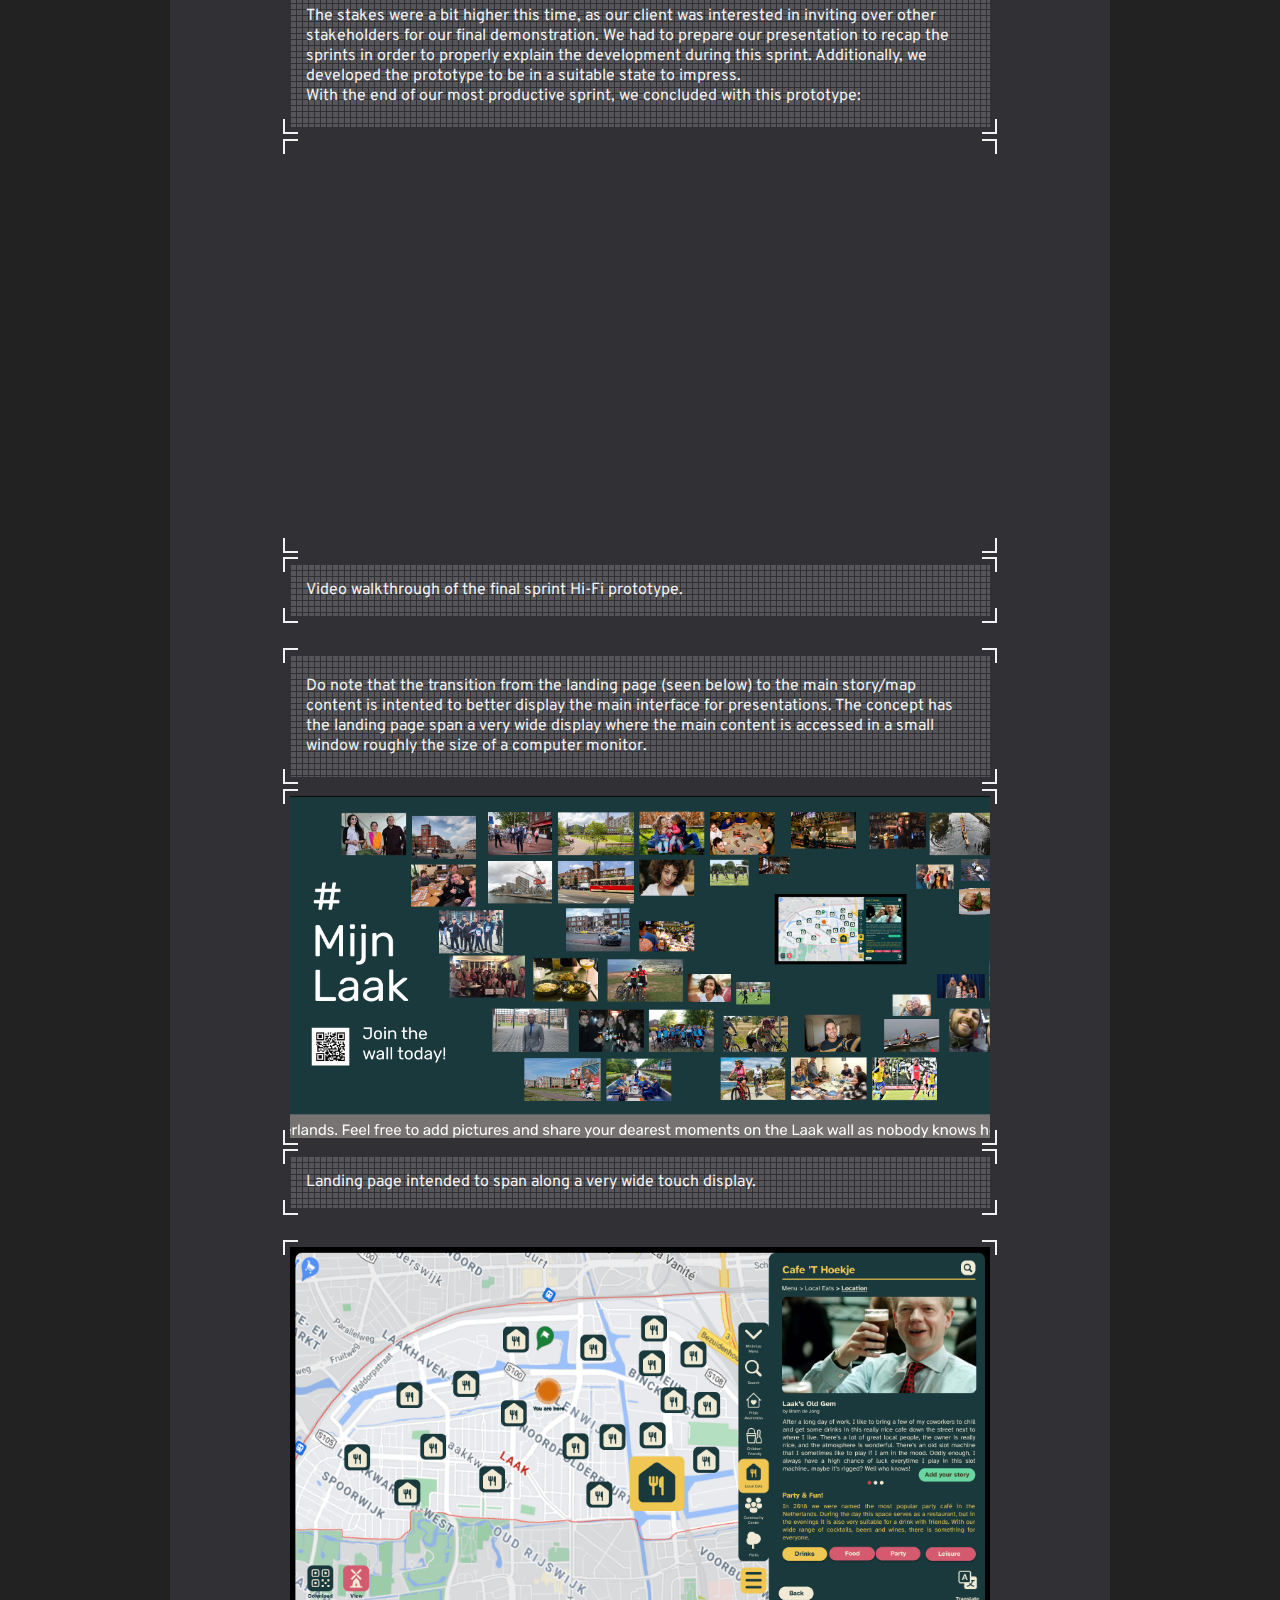
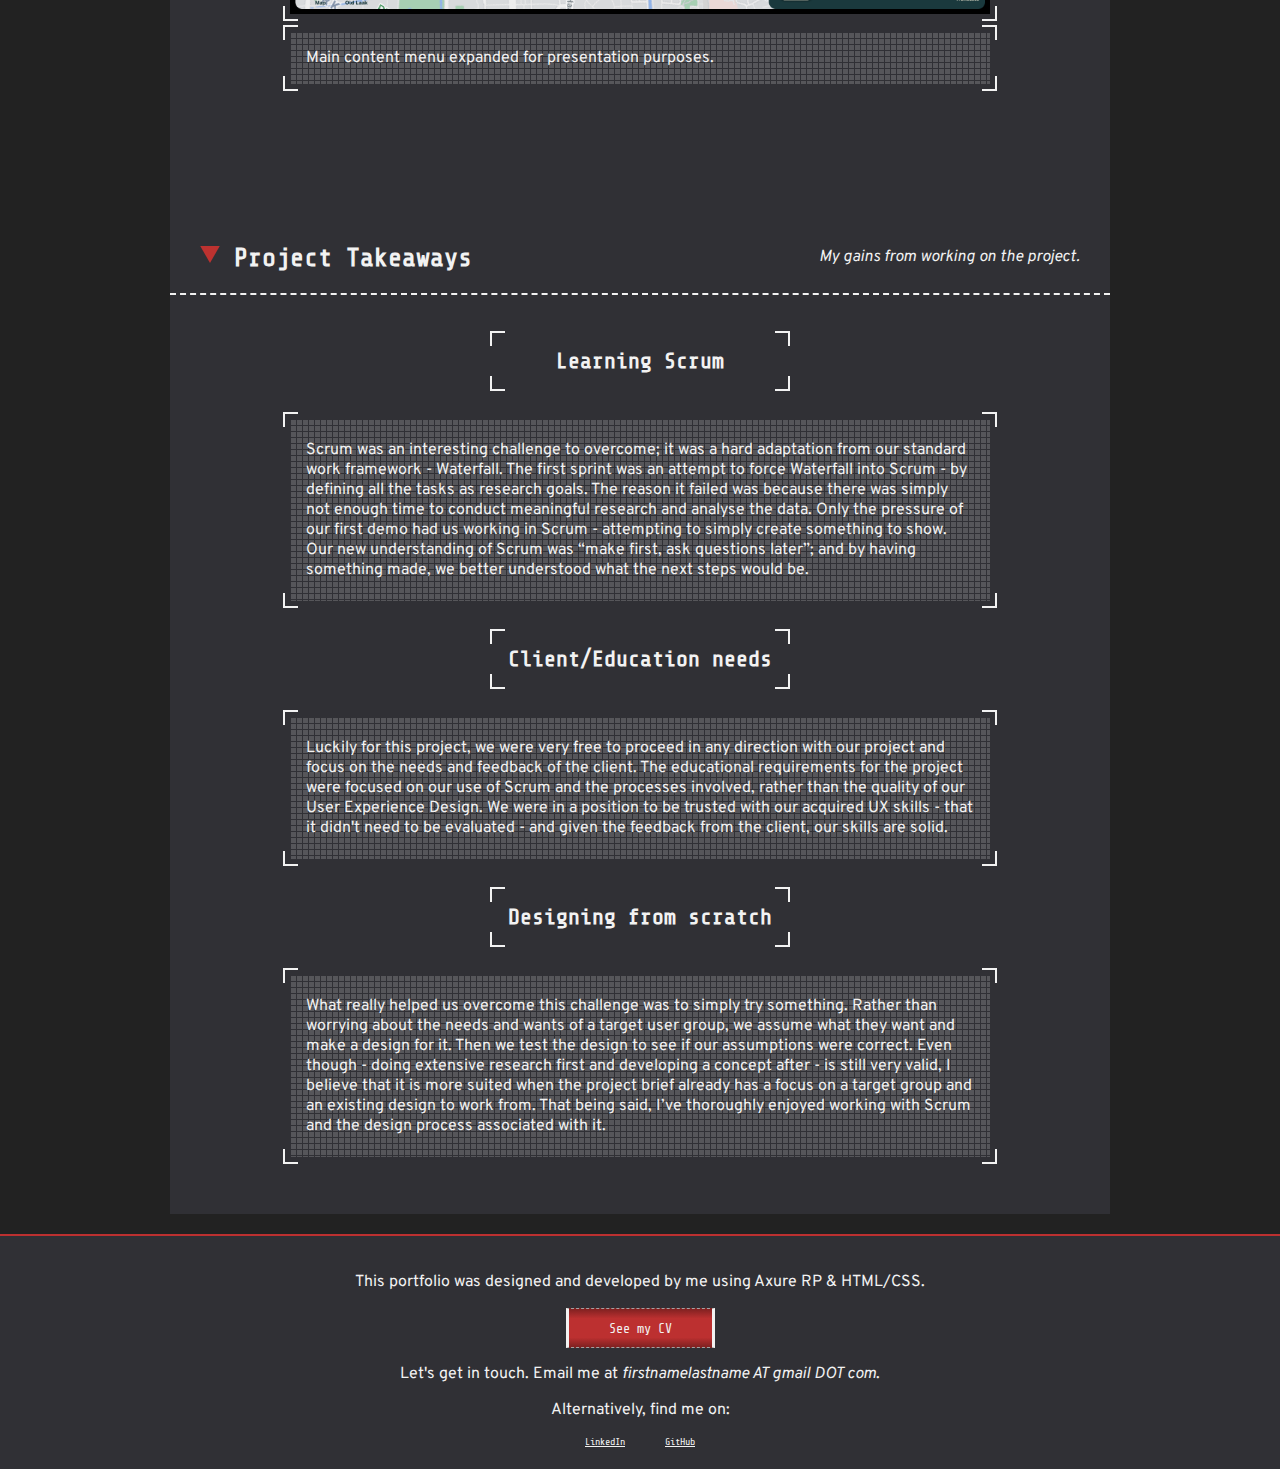
<file: Routes/laakWall.html>
<!DOCTYPE html>
<html lang="en">
<head>
    <meta charset="UTF-8">
    <meta http-equiv="X-UA-Compatible" content="IE=edge">
    <meta name="viewport" content="width=device-width, initial-scale=1.0">
    <title>The Laak Wall</title>
</head>

<style>
    @import url("../Styles/global.css");
    @import url("../Styles/components.css");
    @import url("../Styles/layoutContent.css");
    @import url('https://fonts.googleapis.com/css2?family=Overpass+Mono&family=Overpass:wght@300&family=Share+Tech+Mono&display=swap');
</style>

<body>
    <nav>
        <a class="logolink" href="/">
            <div class="monogram">PK</div>
        </a>
        <a class="link" href="/#projects">Projects</a>
        <a class="link" href="/#bio">About</a>
        <a class="link" href="/#skills">Skills</a>
        <a class="social" href="https://github.com/pedrokrieckaert" target="_blank">
            <svg class="socialicon" xmlns="http://www.w3.org/2000/svg" viewBox="0 0 16 16">
                <path d="M8 0C3.58 0 0 3.58 0 8c0 3.54 2.29 6.53 5.47 7.59.4.07.55-.17.55-.38 0-.19-.01-.82-.01-1.49-2.01.37-2.53-.49-2.69-.94-.09-.23-.48-.94-.82-1.13-.28-.15-.68-.52-.01-.53.63-.01 1.08.58 1.23.82.72 1.21 1.87.87 2.33.66.07-.52.28-.87.51-1.07-1.78-.2-3.64-.89-3.64-3.95 0-.87.31-1.59.82-2.15-.08-.2-.36-1.02.08-2.12 0 0 .67-.21 2.2.82.64-.18 1.32-.27 2-.27.68 0 1.36.09 2 .27 1.53-1.04 2.2-.82 2.2-.82.44 1.1.16 1.92.08 2.12.51.56.82 1.27.82 2.15 0 3.07-1.87 3.75-3.65 3.95.29.25.54.73.54 1.48 0 1.07-.01 1.93-.01 2.2 0 .21.15.46.55.38A8.012 8.012 0 0 0 16 8c0-4.42-3.58-8-8-8z" />
              </svg>
        </a>
        <a class="social" href="https://www.linkedin.com/in/pedro-krieckaert-4aa366199/" target="_blank">
            <svg class="socialicon" xmlns="http://www.w3.org/2000/svg" width="16" height="16" viewBox="0 0 26 26">
                <path d="M 21.125 0 L 4.875 0 C 2.183594 0 0 2.183594 0 4.875 L 0 21.125 C 0 23.816406 2.183594 26 4.875 26 L 21.125 26 C 23.816406 26 26 23.816406 26 21.125 L 26 4.875 C 26 2.183594 23.816406 0 21.125 0 Z M 8.039063 22.070313 L 4 22.070313 L 3.976563 9.976563 L 8.015625 9.976563 Z M 5.917969 8.394531 L 5.894531 8.394531 C 4.574219 8.394531 3.722656 7.484375 3.722656 6.351563 C 3.722656 5.191406 4.601563 4.3125 5.945313 4.3125 C 7.289063 4.3125 8.113281 5.191406 8.140625 6.351563 C 8.140625 7.484375 7.285156 8.394531 5.917969 8.394531 Z M 22.042969 22.070313 L 17.96875 22.070313 L 17.96875 15.5 C 17.96875 13.910156 17.546875 12.828125 16.125 12.828125 C 15.039063 12.828125 14.453125 13.558594 14.171875 14.265625 C 14.066406 14.519531 14.039063 14.867188 14.039063 15.222656 L 14.039063 22.070313 L 9.945313 22.070313 L 9.921875 9.976563 L 14.015625 9.976563 L 14.039063 11.683594 C 14.5625 10.875 15.433594 9.730469 17.519531 9.730469 C 20.105469 9.730469 22.039063 11.417969 22.039063 15.046875 L 22.039063 22.070313 Z"></path>
            </svg>
        </a>
    </nav>

    <section id = "landing" style ="background-image: url('../IMG/pageContent/lw/bannerOver.jpg');">
        <h1>
            The Laak Wall
        </h1>
        <div class = "gridWrapper">
            <div id = #res>
                <h2>
                    Responsibilities
                </h2>
                <ul>
                    <li>
                        UX Design
                    </li>
                    <li>
                        Interaction Design
                    </li>
                    <li>
                        Hi-Fi Prototyping
                    </li>
                    <li>
                        Scrum (Scrum Master)
                    </li>
                </ul>
            </div>
            <div id ="client">
                <h2>
                    Client
                </h2>
                <p>
                    City Archive of The Hague
                </p>
            </div>
            <div id = "deliver">
                <h2>
                    Delivered by
                </h2>
                <p>
                    *Winter 2021
                </p>
            </div>
            <div id = "colab">
                <h2>
                    In collaboration with
                </h2>
                <ul>
                    <li>
                        Julie Parker <br> (UX Design)
                    </li>
                    <li>
                        Karol Liman <br> (UX Design)
                    </li>
                    <li>
                        Peter Tait <br> (UX Design)
                    </li>
                    <li>
                        Denise Hodgson <br> (UX Design)
                    </li>
                    <li>
                        Rachel Angeline Prasetya <br> (UX Design)
                    </li>
                    <li>
                        Anastasiia Konkova <br> (UX Design)
                    </li>
                </ul>
            </div>
        </div>
    </section>
    
    <!--Template section, duplicate it and inner elements to develop project pages.-->
    <section>
        <div class = "header">
            <h3>
                Project Requirements
            </h3>
            <p>
                The opportunity, task and goals.
            </p>
        </div>
        <div class = "gridWrapper">
            <div class = "textField">
                <div class = "textBackground">
                    <p>
                        The final major school project during the fall module of my 3rd and last year at The Hague University of Applied Sciences. The focus of this project was to give us our first full experience with the Scrum working structure. Up until then, we’ve only been working in Waterfall or half-baked Scrum. We were again tasked to work on a project with a client - them being The City Archive of The Hague - and design whatever we saw fit to satisfy their brief.
                        <br>The problem statement of this project was: The district of Laak in The Hague has seen many changes over the years, specifically the people.
                    </p>
                </div>
            </div>
            <div class = "subHeader">
                <h4>
                    Goals
                </h4>
            </div>
            <div class = "textField">
                <div class = "textBackground">
                    <ul>
                        <li>
                            Learn to plan, manage and work using Scrum.
                        </li>
                        <li>
                            Frequently collaborate with a client and stakeholders.
                        </li>
                        <li>
                            Define a concept from scratch - design and prototype it.
                        </li>
                    </ul>
                </div>
            </div>
        </div>
    </section>
    <section>
        <div class = "header">
            <h3>
                Deliverable
            </h3>
            <p>
                The final produce of the project.
            </p>
        </div>
        <div class = "gridWrapper">
            <div class = "textField">
                <div class = "textBackground">
                    <p>
                        We designed a physical installation - with digital interactions - called the “My Laak Wall” (The Wall). The Wall would be a large display located in a public area that would show a collage of user submitted images of Laak.
                    </p>
                </div>
            </div>
            <figure class = "media">        
                <img src="../IMG/pageContent/lw/PS2 Demo November.png" alt="image alt">
                <div class = "textField">
                    <div class = "textBackground">
                        <figcaption>
                            A proof of concept of our instillation in a real life setting.
                        </figcaption>
                    </div>
                </div>
            </figure>
        </div>
    </section>
    <section>
        <div class = "header">
            <h3>
                Process
            </h3>
            <p>
                Summary of the phases and respective challenges.
            </p>
        </div>
        <div class = "gridWrapper">
            <div class = "subHeader">
                <h4>
                    Learning Scrum
                </h4>
            </div>
            <div class = "textField">
                <div class = "textBackground">
                    <p>
                        As explained, the educational assignment goal was to learn and use Scrum as best as possible and to document our journey to learning it. This was a tough challenge to overcome as we were very used to the waterfall project structure - sequentially following an order of research phase, concept phase, design phase and a prototype/testing/iteration phases. To now be given a project - with total freedom on what we deliver - it was hard at first, to just start designing without a researched use case.
                    </p>
                </div>
            </div>

            <div class = "subHeader">
                <h4>
                    Sprint 1
                </h4>
            </div>
            <div class = "textField">
                <div class = "textBackground">
                    <p>
                        Initially - in our first “sprint” - we attempted to define a user group and conduct research to empathise and find some needs that we could design for. This process would’ve taken too long for the available project time and we simply had to drop the approach and make a stab in the dark on a concept. In a short period of time we designed several concepts and prototypes and conducted a pitch during a demo to determine a concept they’re interested in. It was here where “My Laak Wall” originated.
                    </p>
                </div>
            </div>

            <div class = "subHeader">
                <h4>
                    Sprint 2
                </h4>
            </div>
            <div class = "textField">
                <div class = "textBackground">
                    <p>
                        Our goal for this sprint was to refine our concept and account for features we could only explain during our pitch. We started with a fresh batch of user stories that were more insync with our new concept - which allowed us to generate tasks focused on design and testing. We still cast our net of stories quite wide to account for multiple assumptions we generated during our Sprint 1 research. The product owner would prioritize these stories - which determined which we’d take into the sprint - settling on a broad variety of features.
                    </p>
                </div>
            </div>
            <figure class = "media">        
                <img src="../IMG/pageContent/lw/taskboard.PNG" alt="image alt">
                <div class = "textField">
                    <div class = "textBackground">
                        <figcaption>
                            Taskboard on Scrum managment webapp - Scrumwise. User Stories on left, Tasks on the right.
                        </figcaption>
                    </div>
                </div>
            </figure>
            <div class = "textField">
                <div class = "textBackground">
                    <p>
                        Now finally working with scrum - including daily standups - we successfully managed to complete the majority of the tasks we set. We demonstrated our new prototype to stakeholders and received a lot of positive feedback that would help further refine our user stories for the final sprint.
                    </p>
                </div>
            </div>
            <figure class = "media">        
                <iframe width="560" height="315" src="https://www.youtube.com/embed/DQTxxQHd-HQ" title="YouTube video player" frameborder="0" allow="accelerometer; autoplay; clipboard-write; encrypted-media; gyroscope; picture-in-picture" allowfullscreen></iframe>
                <div class = "textField">
                    <div class = "textBackground">
                        <figcaption>
                            Video walkthrough of the sprint 2 prototype.
                        </figcaption>
                    </div>
                </div>
            </figure>

            <div class = "subHeader">
                <h4>
                    Sprint 3
                </h4>
            </div>
            <div class = "textField">
                <div class = "textBackground">
                    <p>
                        Being the last sprint - our goal was to refine our Hi-Fi prototype as much as possible. We started with a discussion of the remaining existing user stories and whether or not they are still relevant to our project direction - if they could be adjusted to fit. We also created some new stories based on the feedback from the demo. These were then again prioritized for the sprint, although we were confident that we could finish nearly all of them in the sprint.
                    </p>
                </div>
            </div>
            <div class = "textField">
                <div class = "textBackground">
                    <p>
                        The stakes were a bit higher this time, as our client was interested in inviting over other stakeholders for our final demonstration. We had to prepare our presentation to recap the sprints in order to properly explain the development during this sprint. Additionally, we developed the prototype to be in a suitable state to impress.
                        <br>
                        With the end of our most productive sprint, we concluded with this prototype:
                    </p>
                </div>
            </div>
            <figure class = "media">        
                <iframe width="560" height="315" src="https://www.youtube.com/embed/-HXLNvXgsY4" title="YouTube video player" frameborder="0" allow="accelerometer; autoplay; clipboard-write; encrypted-media; gyroscope; picture-in-picture" allowfullscreen></iframe>
                <div class = "textField">
                    <div class = "textBackground">
                        <figcaption>
                            Video walkthrough of the final sprint Hi-Fi prototype.
                        </figcaption>
                    </div>
                </div>
            </figure>
            <div class = "textField">
                <div class = "textBackground">
                    <p>
                        Do note that the transition from the landing page (seen below) to the main story/map content is intented to better display the main interface for presentations. The concept has the landing page span a very wide display where the main content is accessed in a small window roughly the size of a computer monitor.
                    </p>
                </div>
            </div>
            <figure class = "media">        
                <img src="../IMG/pageContent/lw/wallLanding.png" alt="image alt">
                <div class = "textField">
                    <div class = "textBackground">
                        <figcaption>
                            Landing page intended to span along a very wide touch display.
                        </figcaption>
                    </div>
                </div>
            </figure>
            <figure class = "media">        
                <img src="../IMG/pageContent/lw/wallMain.png" alt="image alt">
                <div class = "textField">
                    <div class = "textBackground">
                        <figcaption>
                            Main content menu expanded for presentation purposes.
                        </figcaption>
                    </div>
                </div>
            </figure>
        </div>
    </section>
    <section>
        <div class = "header">
            <h3>
                Project Takeaways
            </h3>
            <p>
                My gains from working on the project.
            </p>
        </div>
        <div class = "gridWrapper">
            <div class = "subHeader">
                <h4>
                    Learning Scrum
                </h4>
            </div>
            <div class = "textField">
                <div class = "textBackground">
                    <p>
                        Scrum was an interesting challenge to overcome; it was a hard adaptation from our standard work framework - Waterfall. The first sprint was an attempt to force Waterfall into Scrum - by defining all the tasks as research goals. The reason it failed was because there was simply not enough time to conduct meaningful research and analyse the data. Only the pressure of our first demo had us working in Scrum - attempting to simply create something to show. Our new understanding of Scrum was “make first, ask questions later”; and by having something made, we better understood what the next steps would be.
                    </p>
                </div>
            </div>
            <div class = "subHeader">
                <h4>
                    Client/Education needs
                </h4>
            </div>
            <div class = "textField">
                <div class = "textBackground">
                    <p>
                        Luckily for this project, we were very free to proceed in any direction with our project and focus on the needs and feedback of the client. The educational requirements for the project were focused on our use of Scrum and the processes involved, rather than the quality of our User Experience Design. We were in a position to be trusted with our acquired UX skills - that it didn't need to be evaluated - and given the feedback from the client, our skills are solid.
                    </p>
                </div>
            </div>
            <div class = "subHeader">
                <h4>
                    Designing from scratch
                </h4>
            </div>
            <div class = "textField">
                <div class = "textBackground">
                    <p>
                        What really helped us overcome this challenge was to simply try something. Rather than worrying about the needs and wants of a target user group, we assume what they want and make a design for it. Then we test the design to see if our assumptions were correct. Even though - doing extensive research first and developing a concept after - is still very valid, I believe that it is more suited when the project brief already has a focus on a target group and an existing design to work from. That being said, I’ve thoroughly enjoyed working with Scrum and the design process associated with it.
                    </p>
                </div>
            </div>
        </div>
    </section>

    <footer>
        <p>
            This portfolio was designed and developed by me using Axure RP & HTML/CSS.
        </p>

        <button class = "minorButton" type = "button">
            <a href = "./Docs/CV.pdf" target="_blank">
                See my CV
            </a>
        </button>
        <p>
            Let's get in touch. Email me at <i>firstnamelastname AT gmail DOT com</i>.
        </p>
        <p>Alternatively, find me on:</p>
        <ul>
            <li>
                <a href = "https://www.linkedin.com/in/pedro-krieckaert-4aa366199/" target="_blank">LinkedIn</a>
            </li>
            <li>
                <a href = "https://github.com/pedrokrieckaert" target="_blank">GitHub</a>
            </li>
        </ul>
    </footer>
</body>
</html>
</file>
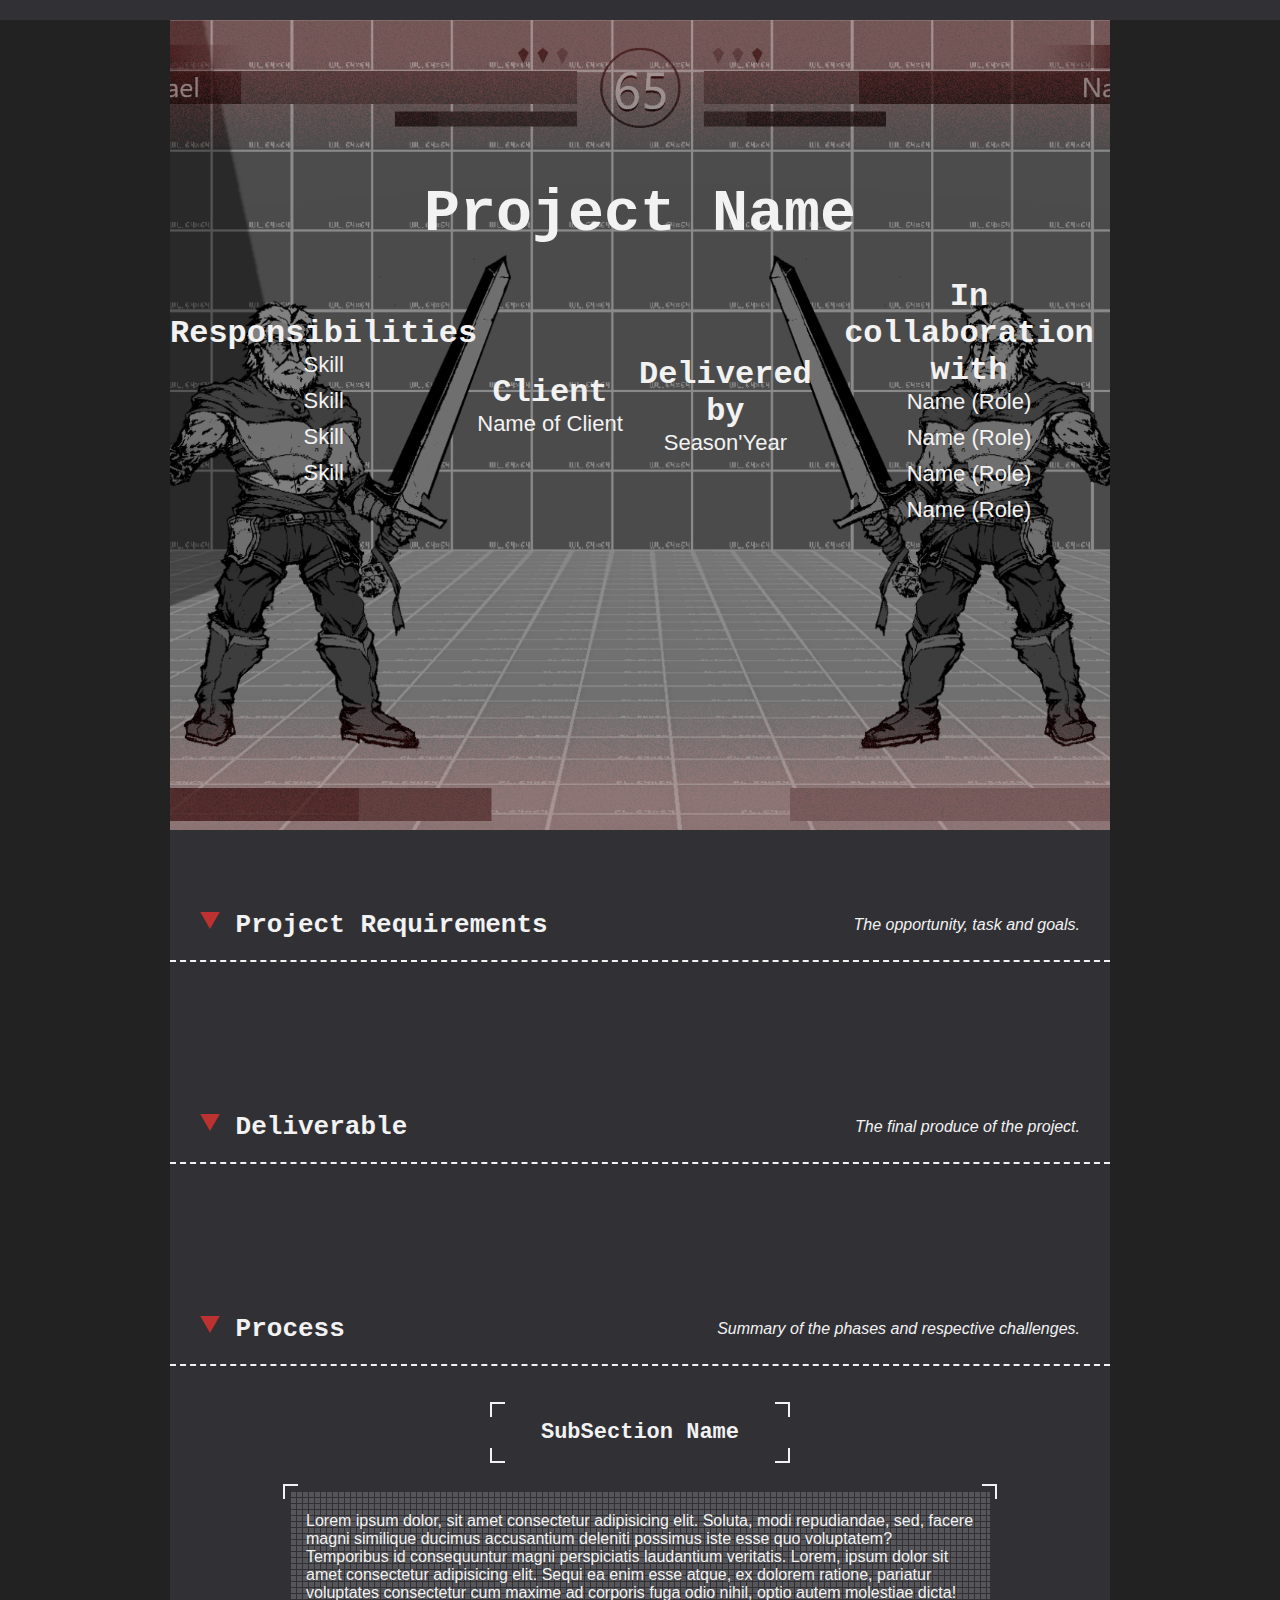
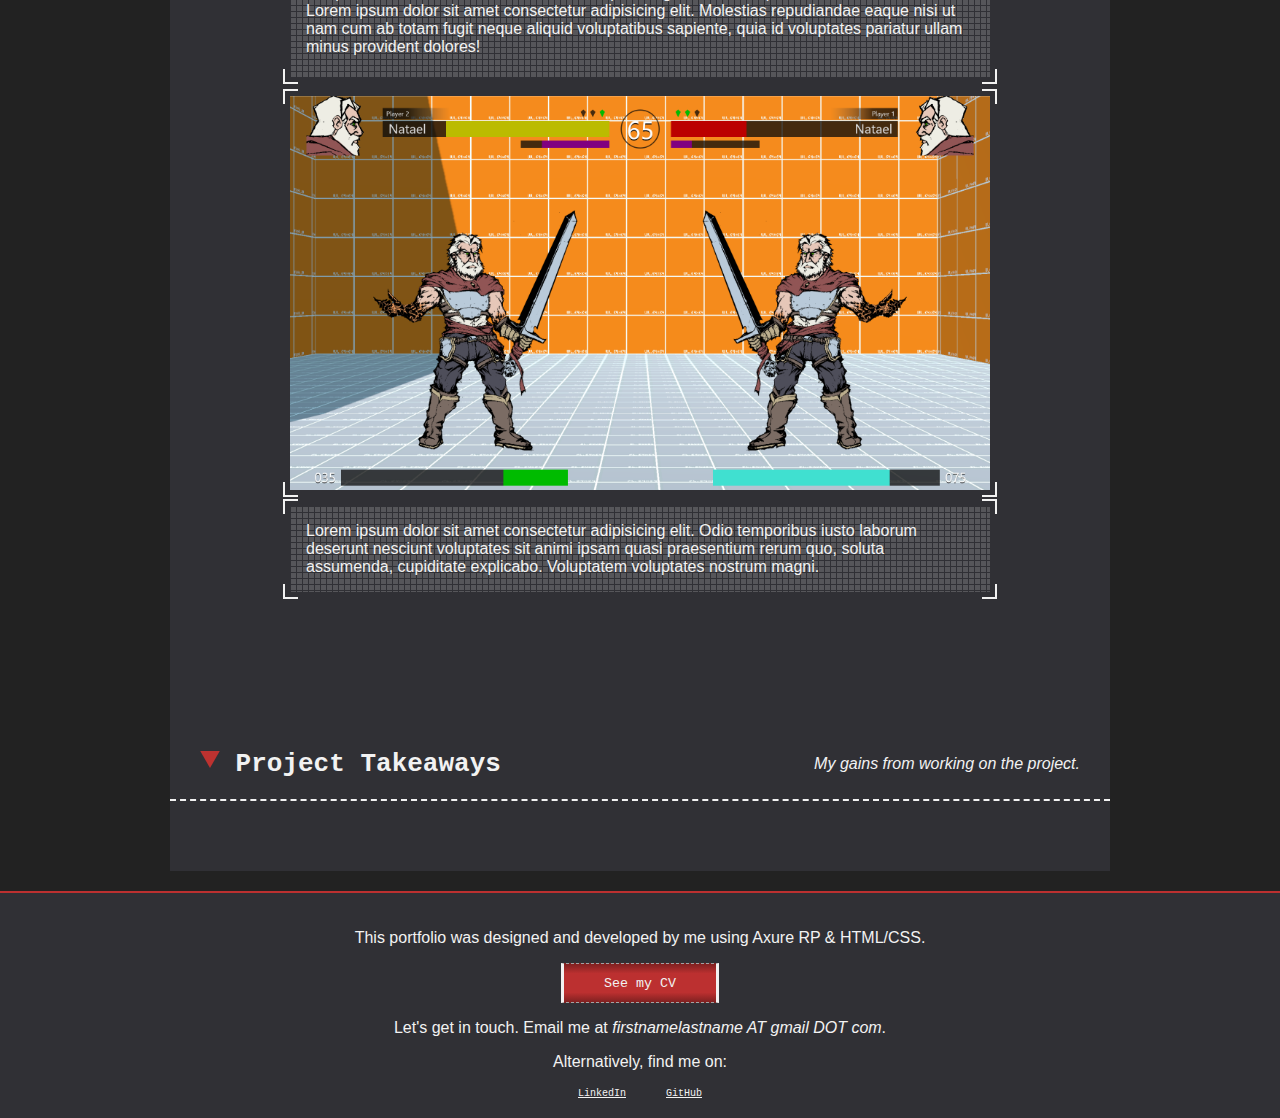
<file: Routes/projectTemplate.html>
<!DOCTYPE html>
<html lang="en">
<head>
    <meta charset="UTF-8">
    <meta http-equiv="X-UA-Compatible" content="IE=edge">
    <meta name="viewport" content="width=device-width, initial-scale=1.0">
    <title>projectTemplate</title>
</head>

<style>
    @import url("../Styles/global.css");
    @import url("../Styles/components.css");
    @import url("../Styles/layoutContent.css");
</style>

<body>
    <nav>

    </nav>

    <section id = "landing">
        <h1>
            Project Name
        </h1>
        <div class = "gridWrapper">
            <div id = #res>
                <h2>
                    Responsibilities
                </h2>
                <ul>
                    <li>
                        Skill
                    </li>
                    <li>
                        Skill
                    </li>
                    <li>
                        Skill
                    </li>
                    <li>
                        Skill
                    </li>
                </ul>
            </div>
            <div id ="client">
                <h2>
                    Client
                </h2>
                <p>
                    Name of Client
                </p>
            </div>
            <div id = "deliver">
                <h2>
                    Delivered by
                </h2>
                <p>
                    Season'Year
                </p>
            </div>
            <div id = "colab">
                <h2>
                    In collaboration with
                </h2>
                <ul>
                    <li>
                        Name (Role)
                    </li>
                    <li>
                        Name (Role)
                    </li>
                    <li>
                        Name (Role)
                    </li>
                    <li>
                        Name (Role)
                    </li>
                </ul>
            </div>
        </div>
    </section>
    
    <!--Template section, duplicate it and inner elements to develop project pages.-->
    <section>
        <div class = "header">
            <h3>
                Project Requirements
            </h3>
            <p>
                The opportunity, task and goals.
            </p>
        </div>
        <div class = "gridWrapper">

        </div>
    </section>
    <section>
        <div class = "header">
            <h3>
                Deliverable
            </h3>
            <p>
                The final produce of the project.
            </p>
        </div>
        <div class = "gridWrapper">

        </div>
    </section>
    <section>
        <div class = "header">
            <h3>
                Process
            </h3>
            <p>
                Summary of the phases and respective challenges.
            </p>
        </div>
        <div class = "gridWrapper">
            <div class = "subHeader">
                <h4>
                    SubSection Name
                </h4>
            </div>
            <div class = "textField">
                <div class = "textBackground">
                    <p>
                        Lorem ipsum dolor, sit amet consectetur adipisicing elit. Soluta, modi repudiandae, sed, facere magni similique ducimus accusantium deleniti possimus iste esse quo voluptatem? Temporibus id consequuntur magni perspiciatis laudantium veritatis. Lorem, ipsum dolor sit amet consectetur adipisicing elit. Sequi ea enim esse atque, ex dolorem ratione, pariatur voluptates consectetur cum maxime ad corporis fuga odio nihil, optio autem molestiae dicta! Lorem ipsum dolor sit amet consectetur adipisicing elit. Molestias repudiandae eaque nisi ut nam cum ab totam fugit neque aliquid voluptatibus sapiente, quia id voluptates pariatur ullam minus provident dolores!
                    </p>
                </div>
            </div>
            <figure class = "media">        
                <img src="../IMG/New UI.png" alt="image alt">
                <div class = "textField">
                    <div class = "textBackground">
                        <figcaption>
                            Lorem ipsum dolor sit amet consectetur adipisicing elit. Odio temporibus iusto laborum deserunt nesciunt voluptates sit animi ipsam quasi praesentium rerum quo, soluta assumenda, cupiditate explicabo. Voluptatem voluptates nostrum magni.
                        </figcaption>
                    </div>
                </div>
            </figure>
        </div>
    </section>
    <section>
        <div class = "header">
            <h3>
                Project Takeaways
            </h3>
            <p>
                My gains from working on the project.
            </p>
        </div>
        <div class = "gridWrapper">

        </div>
    </section>

    <footer>
        <p>
            This portfolio was designed and developed by me using Axure RP & HTML/CSS.
        </p>

        <button class = "minorButton" type = "button">
            <a href = "./Docs/CV.pdf" target="_blank">
                See my CV
            </a>
        </button>
        <p>
            Let's get in touch. Email me at <i>firstnamelastname AT gmail DOT com</i>.
        </p>
        <p>Alternatively, find me on:</p>
        <ul>
            <li>
                <a href = "https://www.linkedin.com/in/pedro-krieckaert-4aa366199/" target="_blank">LinkedIn</a>
            </li>
            <li>
                <a href = "https://github.com/pedrokrieckaert" target="_blank">GitHub</a>
            </li>
        </ul>
    </footer>
</body>
</html>
</file>
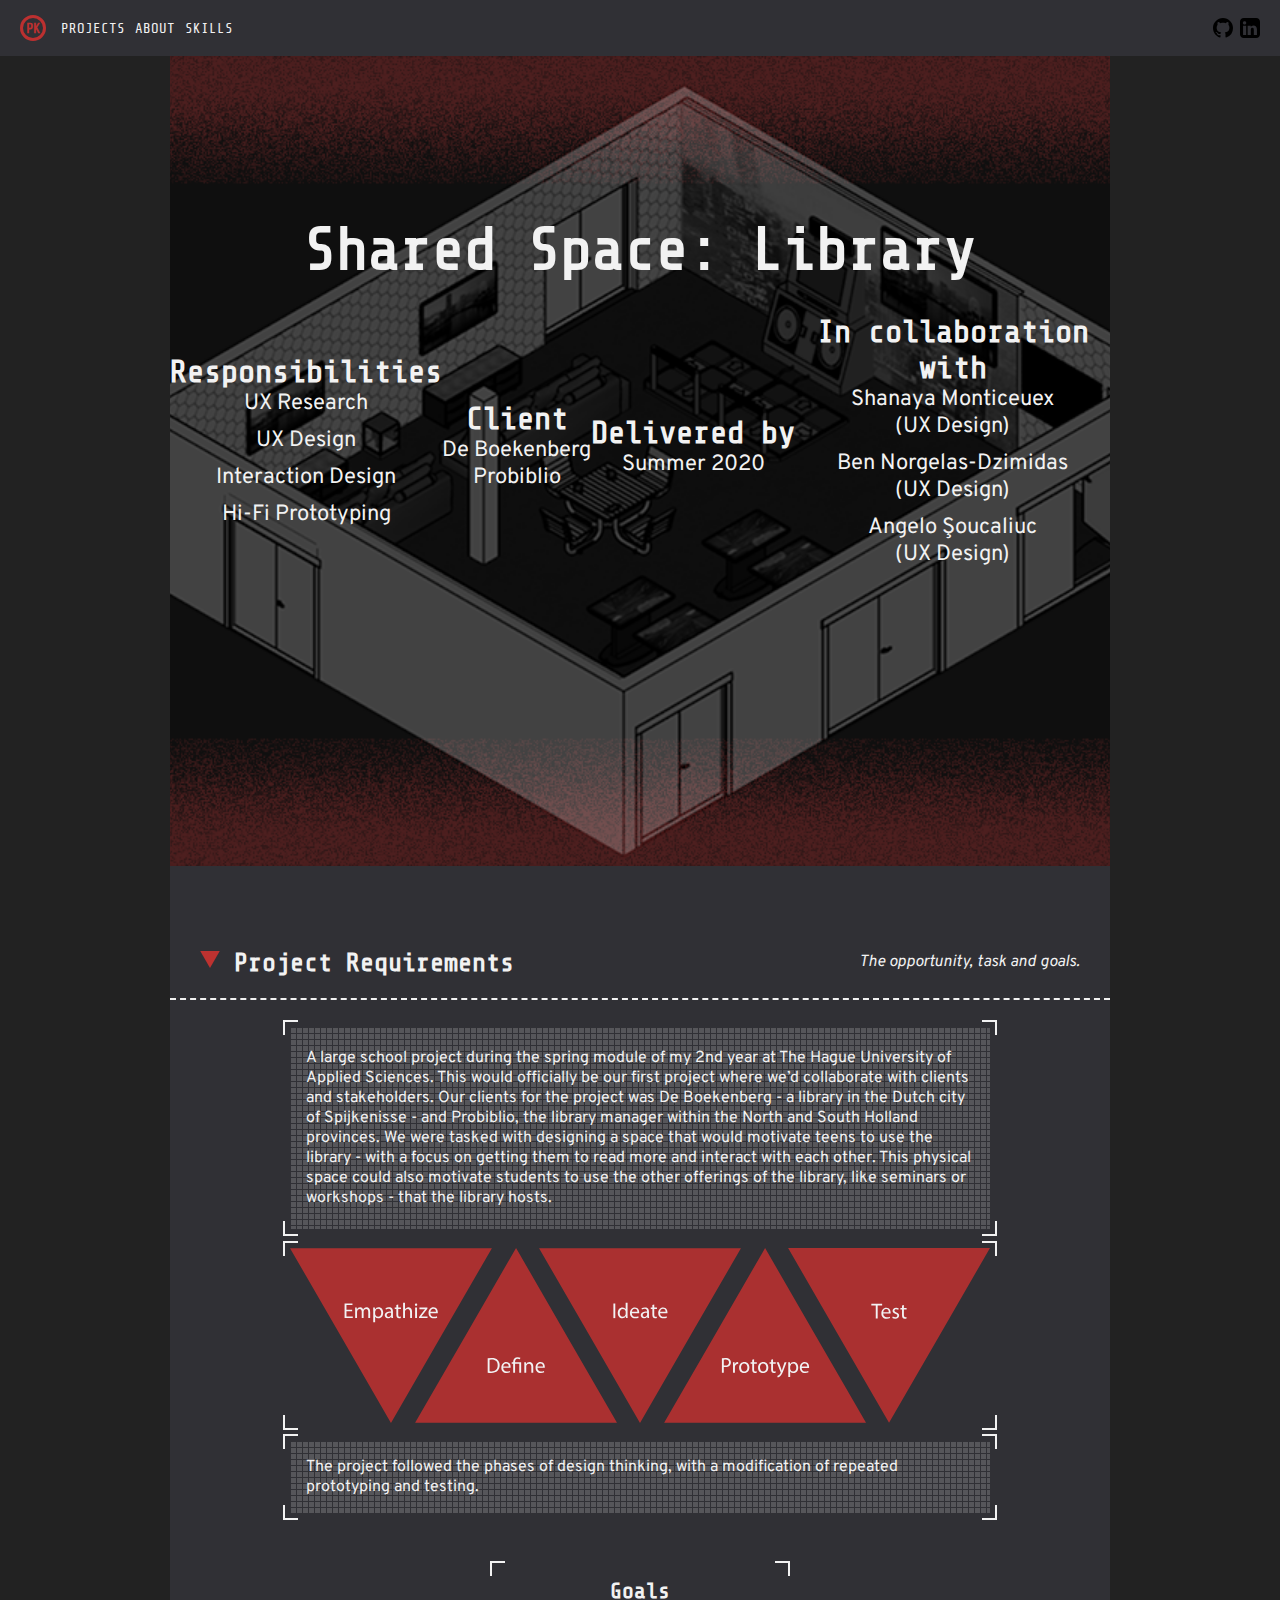
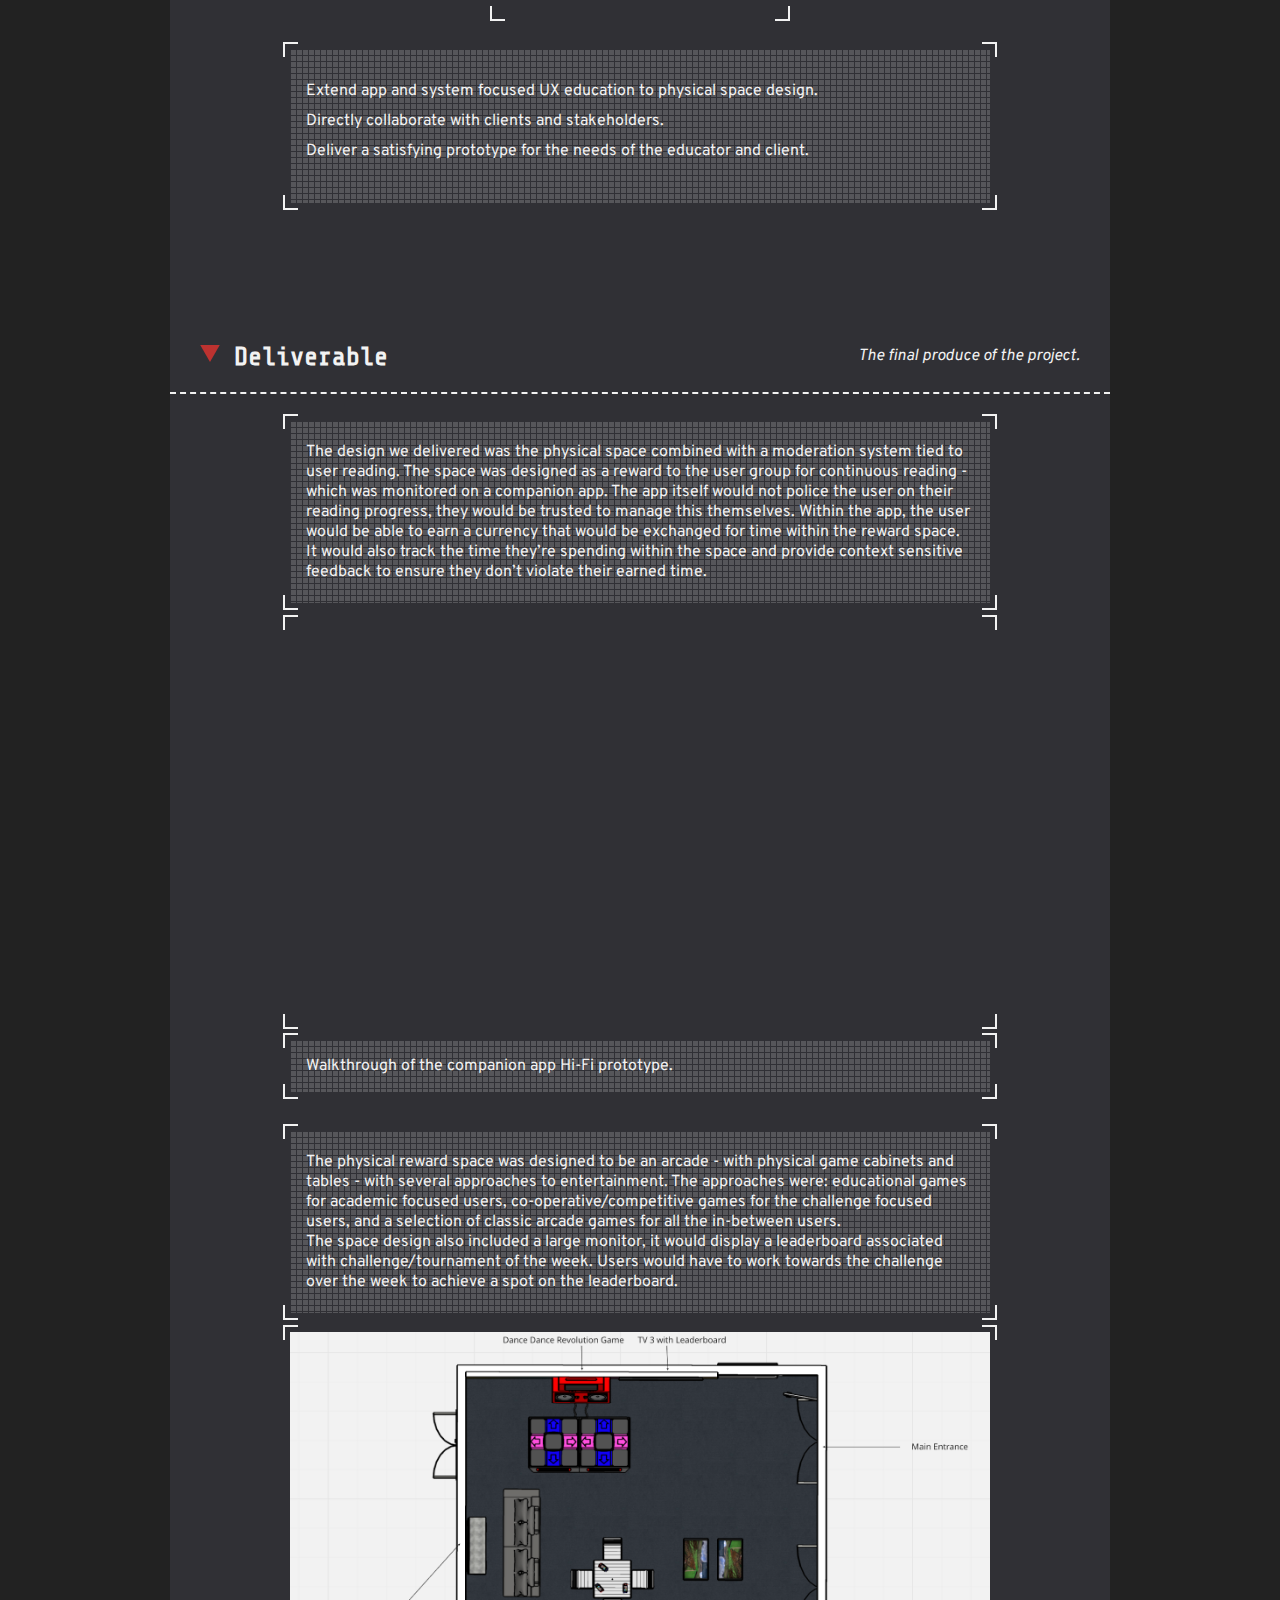
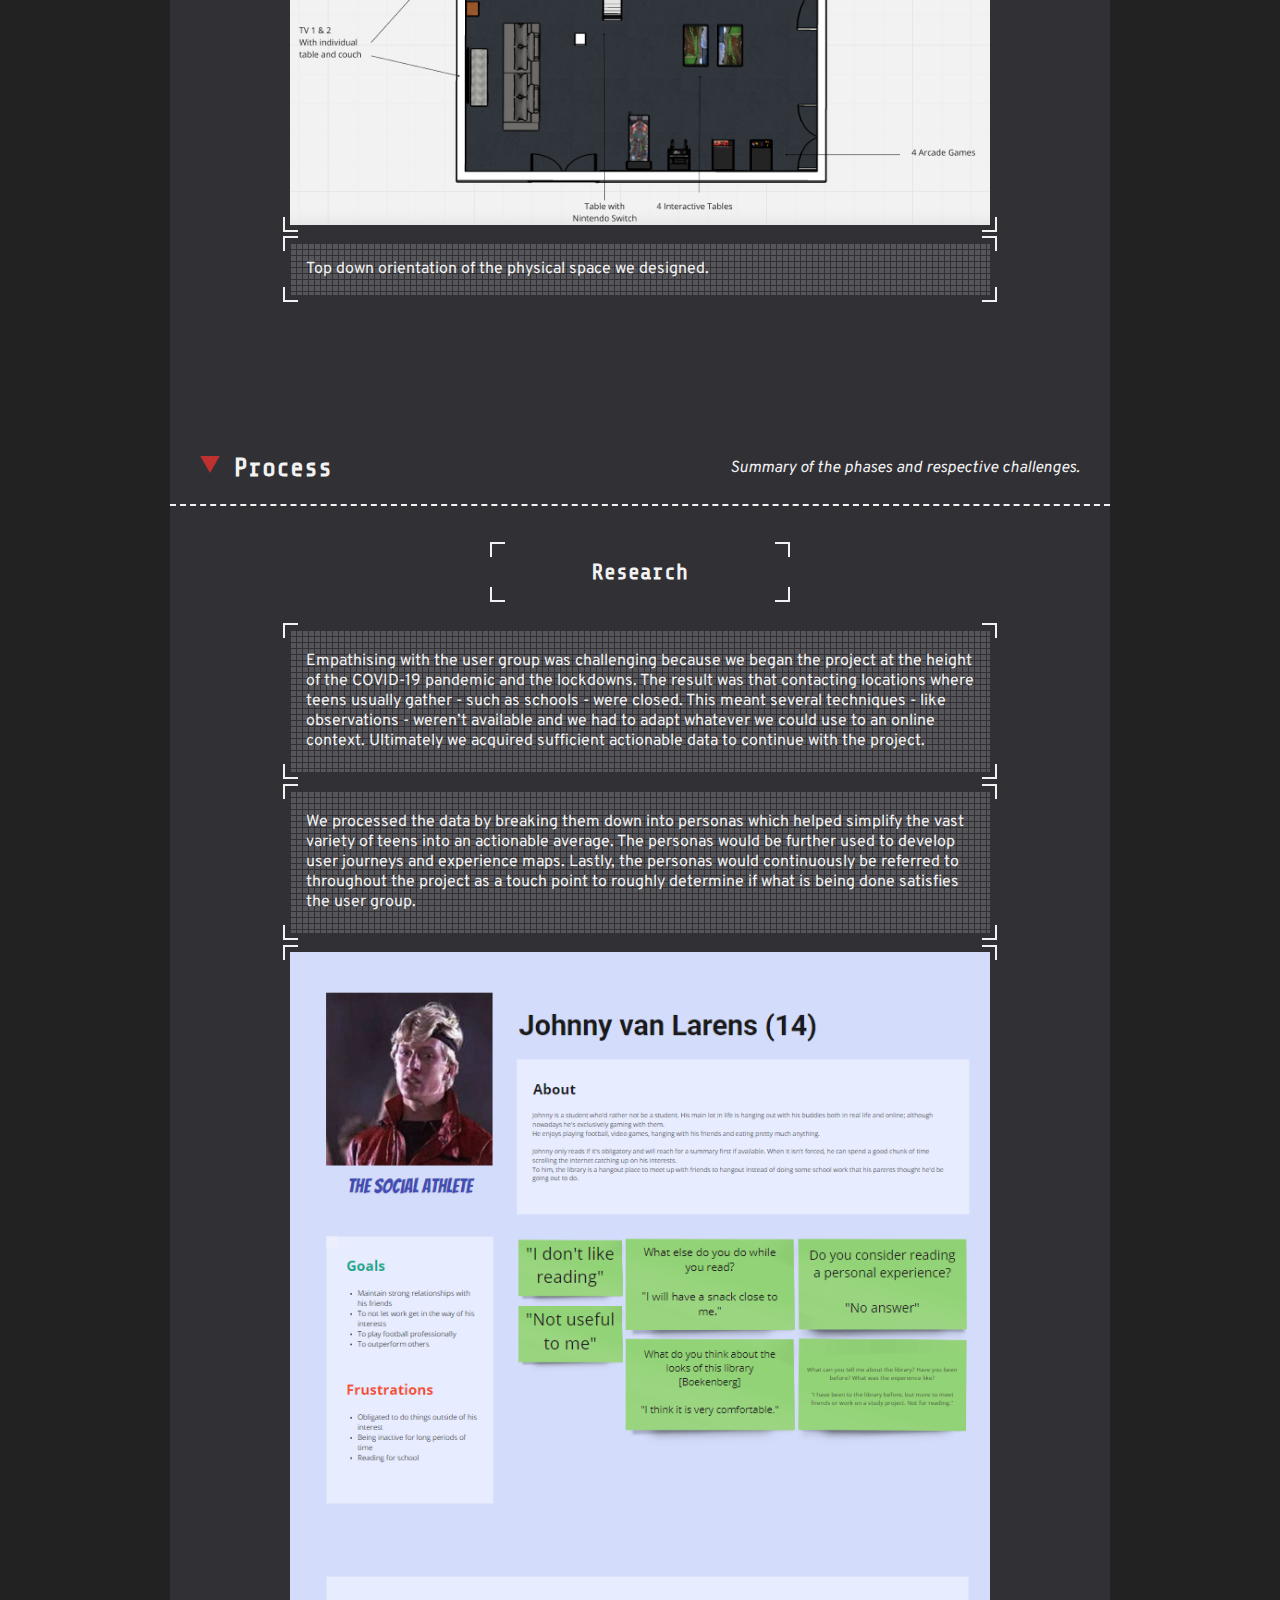
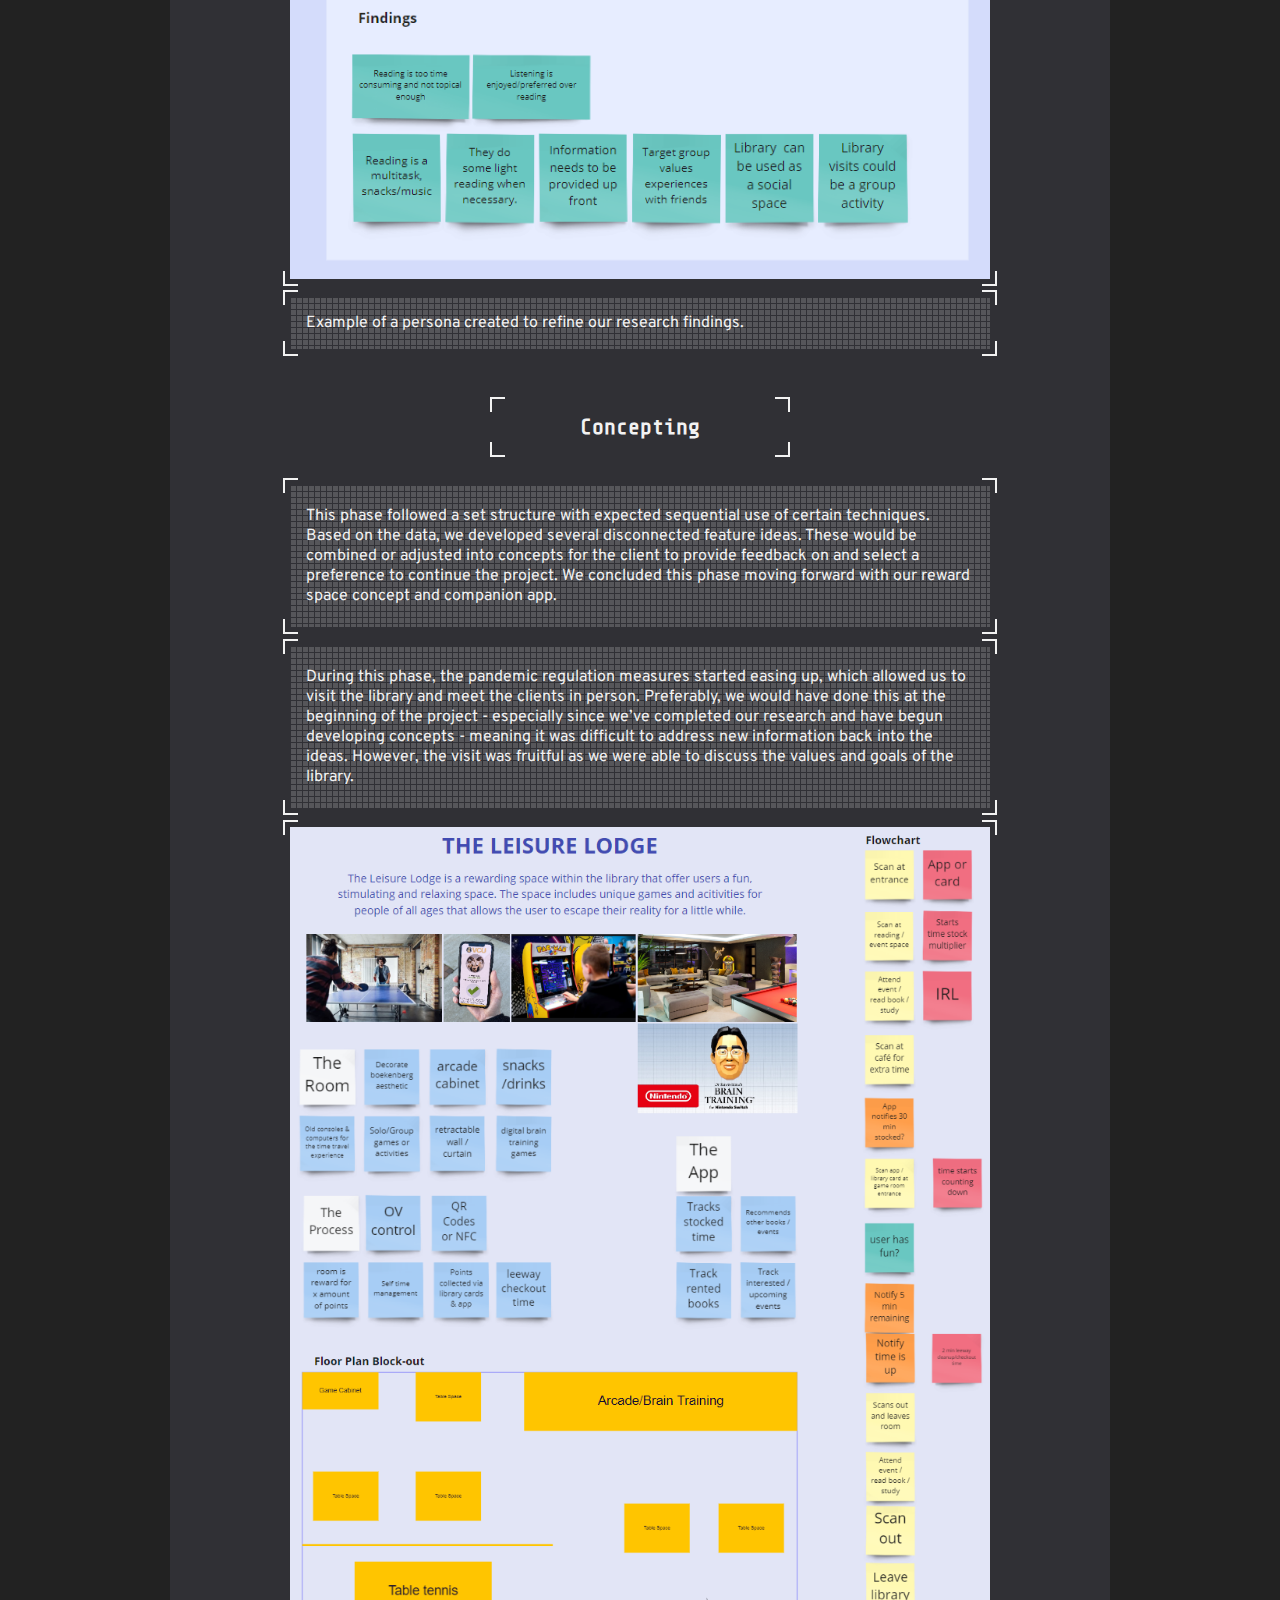
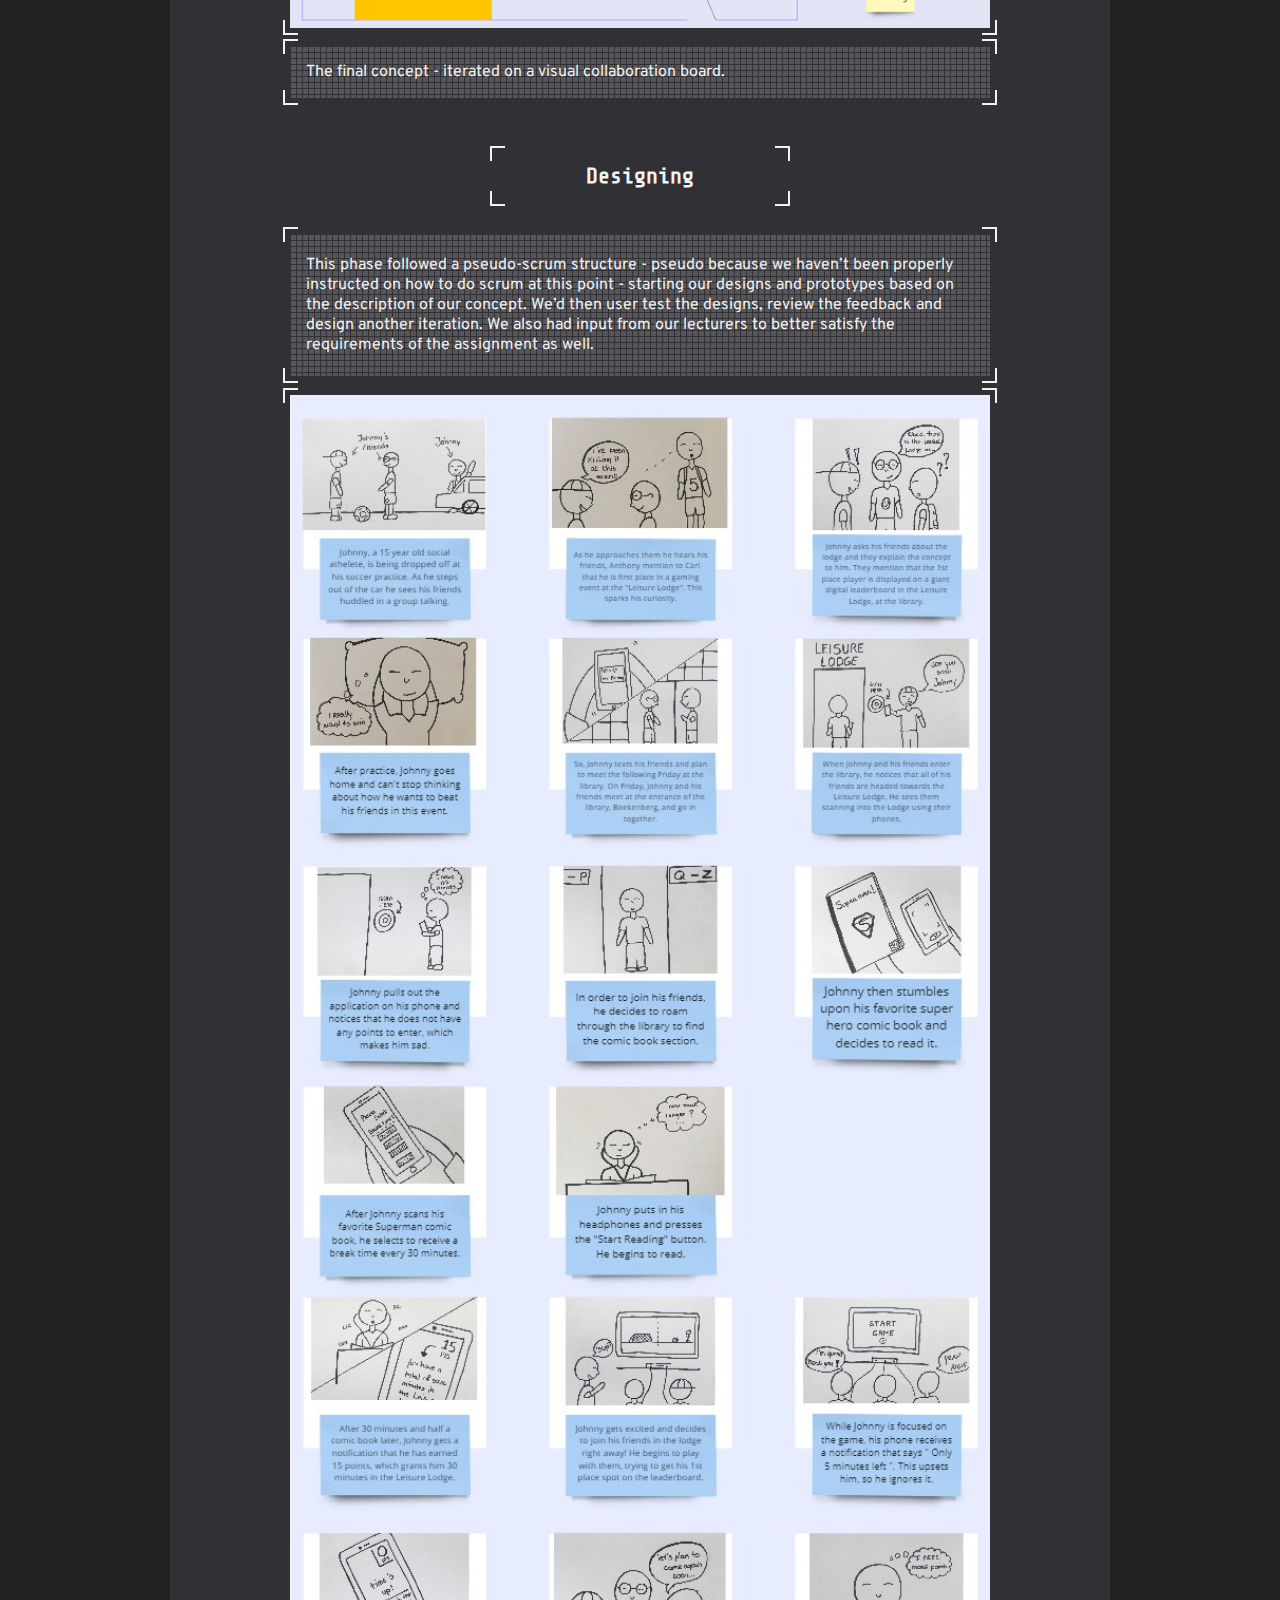
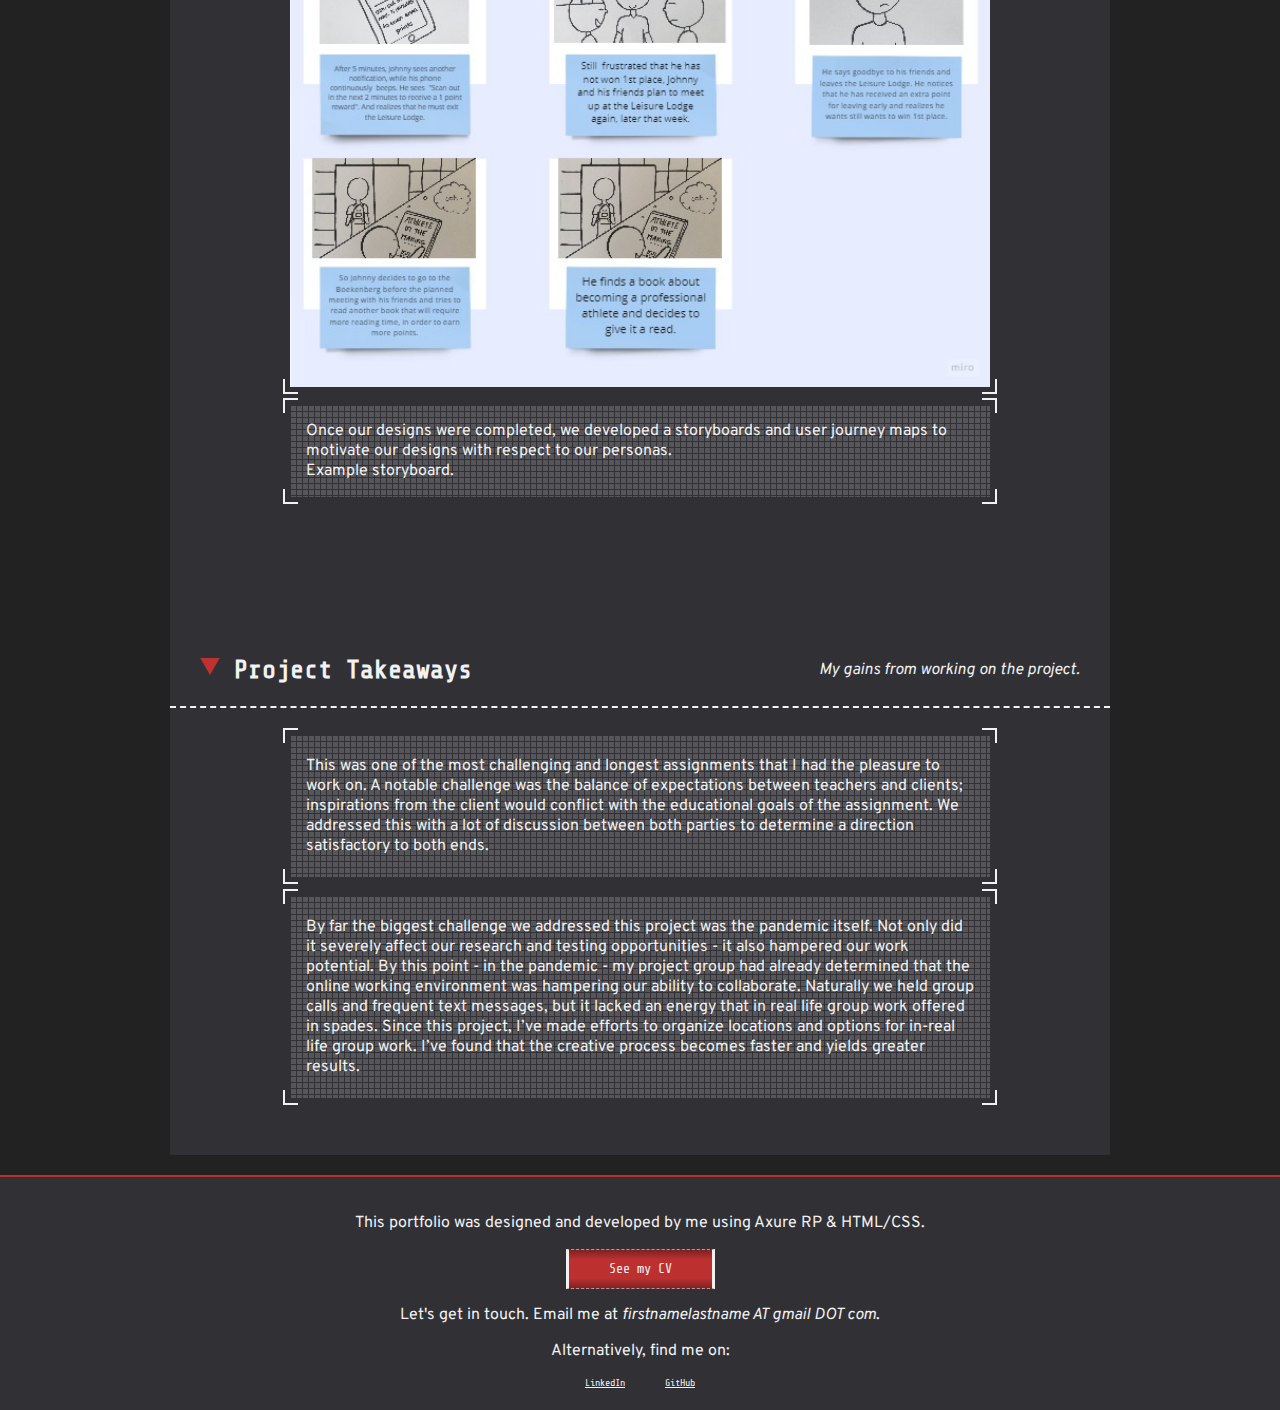
<file: Routes/reading.html>
<!DOCTYPE html>
<html lang="en">
<head>
    <meta charset="UTF-8">
    <meta http-equiv="X-UA-Compatible" content="IE=edge">
    <meta name="viewport" content="width=device-width, initial-scale=1.0">
    <title>Shared Space: Library</title>
</head>

<style>
    @import url("../Styles/global.css");
    @import url("../Styles/components.css");
    @import url("../Styles/layoutContent.css");
    @import url('https://fonts.googleapis.com/css2?family=Overpass+Mono&family=Overpass:wght@300&family=Share+Tech+Mono&display=swap');
</style>

<body>
    <nav>
        <a class="logolink" href="/">
            <div class="monogram">PK</div>
        </a>
        <a class="link" href="/#projects">Projects</a>
        <a class="link" href="/#bio">About</a>
        <a class="link" href="/#skills">Skills</a>
        <a class="social" href="https://github.com/pedrokrieckaert" target="_blank">
            <svg class="socialicon" xmlns="http://www.w3.org/2000/svg" viewBox="0 0 16 16">
                <path d="M8 0C3.58 0 0 3.58 0 8c0 3.54 2.29 6.53 5.47 7.59.4.07.55-.17.55-.38 0-.19-.01-.82-.01-1.49-2.01.37-2.53-.49-2.69-.94-.09-.23-.48-.94-.82-1.13-.28-.15-.68-.52-.01-.53.63-.01 1.08.58 1.23.82.72 1.21 1.87.87 2.33.66.07-.52.28-.87.51-1.07-1.78-.2-3.64-.89-3.64-3.95 0-.87.31-1.59.82-2.15-.08-.2-.36-1.02.08-2.12 0 0 .67-.21 2.2.82.64-.18 1.32-.27 2-.27.68 0 1.36.09 2 .27 1.53-1.04 2.2-.82 2.2-.82.44 1.1.16 1.92.08 2.12.51.56.82 1.27.82 2.15 0 3.07-1.87 3.75-3.65 3.95.29.25.54.73.54 1.48 0 1.07-.01 1.93-.01 2.2 0 .21.15.46.55.38A8.012 8.012 0 0 0 16 8c0-4.42-3.58-8-8-8z" />
              </svg>
        </a>
        <a class="social" href="https://www.linkedin.com/in/pedro-krieckaert-4aa366199/" target="_blank">
            <svg class="socialicon" xmlns="http://www.w3.org/2000/svg" width="16" height="16" viewBox="0 0 26 26">
                <path d="M 21.125 0 L 4.875 0 C 2.183594 0 0 2.183594 0 4.875 L 0 21.125 C 0 23.816406 2.183594 26 4.875 26 L 21.125 26 C 23.816406 26 26 23.816406 26 21.125 L 26 4.875 C 26 2.183594 23.816406 0 21.125 0 Z M 8.039063 22.070313 L 4 22.070313 L 3.976563 9.976563 L 8.015625 9.976563 Z M 5.917969 8.394531 L 5.894531 8.394531 C 4.574219 8.394531 3.722656 7.484375 3.722656 6.351563 C 3.722656 5.191406 4.601563 4.3125 5.945313 4.3125 C 7.289063 4.3125 8.113281 5.191406 8.140625 6.351563 C 8.140625 7.484375 7.285156 8.394531 5.917969 8.394531 Z M 22.042969 22.070313 L 17.96875 22.070313 L 17.96875 15.5 C 17.96875 13.910156 17.546875 12.828125 16.125 12.828125 C 15.039063 12.828125 14.453125 13.558594 14.171875 14.265625 C 14.066406 14.519531 14.039063 14.867188 14.039063 15.222656 L 14.039063 22.070313 L 9.945313 22.070313 L 9.921875 9.976563 L 14.015625 9.976563 L 14.039063 11.683594 C 14.5625 10.875 15.433594 9.730469 17.519531 9.730469 C 20.105469 9.730469 22.039063 11.417969 22.039063 15.046875 L 22.039063 22.070313 Z"></path>
            </svg>
        </a>
    </nav>

    <section id = "landing" style="background-image: url('../IMG/pageContent/sp/bannerOver.png');">
        <h1>
            Shared Space: Library
        </h1>
        <div class = "gridWrapper">
            <div id = #res>
                <h2>
                    Responsibilities
                </h2>
                <ul>
                    <li>
                        UX Research
                    </li>
                    <li>
                        UX Design
                    </li>
                    <li>
                        Interaction  Design
                    </li>
                    <li>
                        Hi-Fi Prototyping
                    </li>
                </ul>
            </div>
            <div id ="client">
                <h2>
                    Client
                </h2>
                <p>
                    De Boekenberg <br> Probiblio
                </p>
            </div>
            <div id = "deliver">
                <h2>
                    Delivered by
                </h2>
                <p>
                    Summer 2020
                </p>
            </div>
            <div id = "colab">
                <h2>
                    In collaboration with
                </h2>
                <ul>
                    <li>
                        Shanaya Monticeuex <br> (UX Design)
                    </li>
                    <li>
                        Ben Norgelas-Dzimidas <br> (UX Design)
                    </li>
                    <li>
                        Angelo Şoucaliuc <br> (UX Design)
                    </li>
                </ul>
            </div>
        </div>
    </section>
    
    <!--Template section, duplicate it and inner elements to develop project pages.-->
    <section>
        <div class = "header">
            <h3>
                Project Requirements
            </h3>
            <p>
                The opportunity, task and goals.
            </p>
        </div>
        <div class = "gridWrapper">
            <div class = "textField">
                <div class = "textBackground">
                    <p>
                        A large school project during the spring module of my 2nd year at The Hague University of Applied Sciences. This would officially be our first project where we’d collaborate with clients and stakeholders. Our clients for the project was De Boekenberg - a library in the Dutch city of Spijkenisse - and Probiblio, the library manager within the North and South Holland provinces. We were tasked with designing a space that would motivate teens to use the library - with a focus on getting them to read more and interact with each other. This physical space could also motivate students to use the other offerings of the library, like seminars or workshops - that the library hosts. 
                    </p>
                </div>
            </div>
            <figure class = "media">        
                <img src="../IMG/pageContent/sp/designThinking.svg" alt="image alt">
                <div class = "textField">
                    <div class = "textBackground">
                        <figcaption>
                            The project followed the phases of design thinking, with a modification of repeated prototyping and testing.
                        </figcaption>
                    </div>
                </div>
            </figure>

            <div class = "subHeader">
                <h4>
                    Goals
                </h4>
            </div>
            <div class = "textField">
                <div class = "textBackground">
                    <ul>
                        <li>
                            Extend app and system focused UX education to physical space design.
                        </li>
                        <li>
                            Directly collaborate with clients and stakeholders.
                        </li>
                        <li>
                            Deliver a satisfying prototype for the needs of the educator and client.
                        </li>
                    </ul>
                </div>
            </div>
        </div>
    </section>
    <section>
        <div class = "header">
            <h3>
                Deliverable
            </h3>
            <p>
                The final produce of the project.
            </p>
        </div>
        <div class = "gridWrapper">
            <div class = "textField">
                <div class = "textBackground">
                    <p>
                        The design we delivered was the physical space combined with a moderation system tied to user reading. The space was designed as a reward to the user group for continuous reading - which was monitored on a companion app. The app itself would not police the user on their reading progress, they would be trusted to manage this themselves. Within the app, the user would be able to earn a currency that would be exchanged for time within the reward space. It would also track the time they’re spending within the space and provide context sensitive feedback to ensure they don’t violate their earned time.
                    </p>
                </div>
            </div>
            <figure class = "media">        
                <iframe width="560" height="315" src="https://www.youtube.com/embed/PDOPNc-uXf0" title="YouTube video player" frameborder="0" allow="accelerometer; autoplay; clipboard-write; encrypted-media; gyroscope; picture-in-picture" allowfullscreen></iframe>
                <div class = "textField">
                    <div class = "textBackground">
                        <figcaption>
                            Walkthrough of the companion app Hi-Fi prototype.
                        </figcaption>
                    </div>
                </div>
            </figure>

            <div class = "textField">
                <div class = "textBackground">
                    <p>
                        The physical reward space was designed to be an arcade - with physical game cabinets and tables - with several approaches to entertainment. The approaches were: educational games for academic focused users, co-operative/competitive games for the challenge focused users, and a selection of classic arcade games for all the in-between users.
                        <br>The space design also included a large monitor, it would display a leaderboard associated with challenge/tournament of the week. Users would have to work towards the challenge over the week to achieve a spot on the leaderboard.

                    </p>
                </div>
            </div>
            <figure class = "media">        
                <img src="../IMG/pageContent/sp/lodgeTop.png" alt="image alt">
                <div class = "textField">
                    <div class = "textBackground">
                        <figcaption>
                            Top down orientation of the physical space we designed.
                        </figcaption>
                    </div>
                </div>
            </figure>
        </div>
    </section>
    <section>
        <div class = "header">
            <h3>
                Process
            </h3>
            <p>
                Summary of the phases and respective challenges.
            </p>
        </div>
        <div class = "gridWrapper">
            <div class = "subHeader">
                <h4>
                    Research
                </h4>
            </div>
            <div class = "textField">
                <div class = "textBackground">
                    <p>
                        Empathising with the user group was challenging because we began the project at the height of the COVID-19 pandemic and the lockdowns. The result was that contacting locations where teens usually gather - such as schools - were closed. This meant several techniques - like observations - weren’t available and we had to adapt whatever we could use to an online context. Ultimately we acquired sufficient actionable data to continue with the project.
                    </p>
                </div>
            </div>
            <div class = "textField">
                <div class = "textBackground">
                    <p>
                        We processed the data by breaking them down into personas which helped simplify the vast variety of teens into an actionable average. The personas would be further used to develop user journeys and experience maps. Lastly, the personas would continuously be referred to throughout the project as a touch point to roughly determine if what is being done satisfies the user group.
                    </p>
                </div>
            </div>
            <figure class = "media">        
                <img src="../IMG/pageContent/sp/persona.PNG" alt="image alt">
                <div class = "textField">
                    <div class = "textBackground">
                        <figcaption>
                            Example of a persona created to refine our research findings.
                        </figcaption>
                    </div>
                </div>
            </figure>

            <div class = "subHeader">
                <h4>
                    Concepting
                </h4>
            </div>
            <div class = "textField">
                <div class = "textBackground">
                    <p>
                        This phase followed a set structure with expected sequential use of certain techniques. Based on the data, we developed several disconnected feature ideas. These would be combined or adjusted into concepts for the client to provide feedback on and select a preference to continue the project. We concluded this phase moving forward with our reward space concept and companion app.
                    </p>
                </div>
            </div>
            <div class = "textField">
                <div class = "textBackground">
                    <p>
                        During this phase, the pandemic regulation measures started easing up, which allowed us to visit the library and meet the clients in person. Preferably, we would have done this at the beginning of the project - especially since we’ve completed our research and have begun developing concepts - meaning it was difficult to address new information back into the ideas. However, the visit was fruitful as we were able to discuss the values and goals of the library.
                    </p>
                </div>
            </div>
            <figure class = "media">        
                <img src="../IMG/pageContent/sp/concept.PNG" alt="image alt">
                <div class = "textField">
                    <div class = "textBackground">
                        <figcaption>
                            The final concept - iterated on a visual collaboration board.
                        </figcaption>
                    </div>
                </div>
            </figure>

            <div class = "subHeader">
                <h4>
                    Designing
                </h4>
            </div>
            <div class = "textField">
                <div class = "textBackground">
                    <p>
                        This phase followed a pseudo-scrum structure - pseudo because we haven’t been properly instructed on how to do scrum at this point - starting our designs and prototypes based on the description of our concept. We’d then user test the designs, review the feedback and design another iteration. We also had input from our lecturers to better satisfy the requirements of the assignment as well.
                    </p>
                </div>
            </div>
            <figure class = "media">        
                <img src="../IMG/pageContent/sp/storyboard.jpg" alt="image alt">
                <div class = "textField">
                    <div class = "textBackground">
                        <figcaption>
                            Once our designs were completed, we developed a storyboards and user journey maps to motivate our designs with respect to our personas.
                            <br>Example storyboard.
                        </figcaption>
                    </div>
                </div>
            </figure>
        </div>
    </section>
    <section>
        <div class = "header">
            <h3>
                Project Takeaways
            </h3>
            <p>
                My gains from working on the project.
            </p>
        </div>
        <div class = "gridWrapper">
            <div class = "textField">
                <div class = "textBackground">
                    <p>
                        This was one of the most challenging and longest assignments that I had the pleasure to work on. A notable challenge was the balance of expectations between teachers and clients; inspirations from the client would conflict with the educational goals of the assignment. We addressed this with a lot of discussion between both parties to determine a direction satisfactory to both ends.
                    </p>
                </div>
            </div>
            <div class = "textField">
                <div class = "textBackground">
                    <p>
                        By far the biggest challenge we addressed this project was the pandemic itself. Not only did it severely affect our research and testing opportunities - it also hampered our work potential. By this point - in the pandemic - my project group had already determined that the online working environment was hampering our ability to collaborate. Naturally we held group calls and frequent text messages, but it lacked an energy that in real life group work offered in spades. Since this project, I’ve made efforts to organize locations and options for in-real life group work. I’ve found that the creative process becomes faster and yields greater results. 
                    </p>
                </div>
            </div>
        </div>
    </section>

    <footer>
        <p>
            This portfolio was designed and developed by me using Axure RP & HTML/CSS.
        </p>

        <button class = "minorButton" type = "button">
            <a href = "./Docs/CV.pdf" target="_blank">
                See my CV
            </a>
        </button>
        <p>
            Let's get in touch. Email me at <i>firstnamelastname AT gmail DOT com</i>.
        </p>
        <p>Alternatively, find me on:</p>
        <ul>
            <li>
                <a href = "https://www.linkedin.com/in/pedro-krieckaert-4aa366199/" target="_blank">LinkedIn</a>
            </li>
            <li>
                <a href = "https://github.com/pedrokrieckaert" target="_blank">GitHub</a>
            </li>
        </ul>
    </footer>
</body>
</html>
</file>
